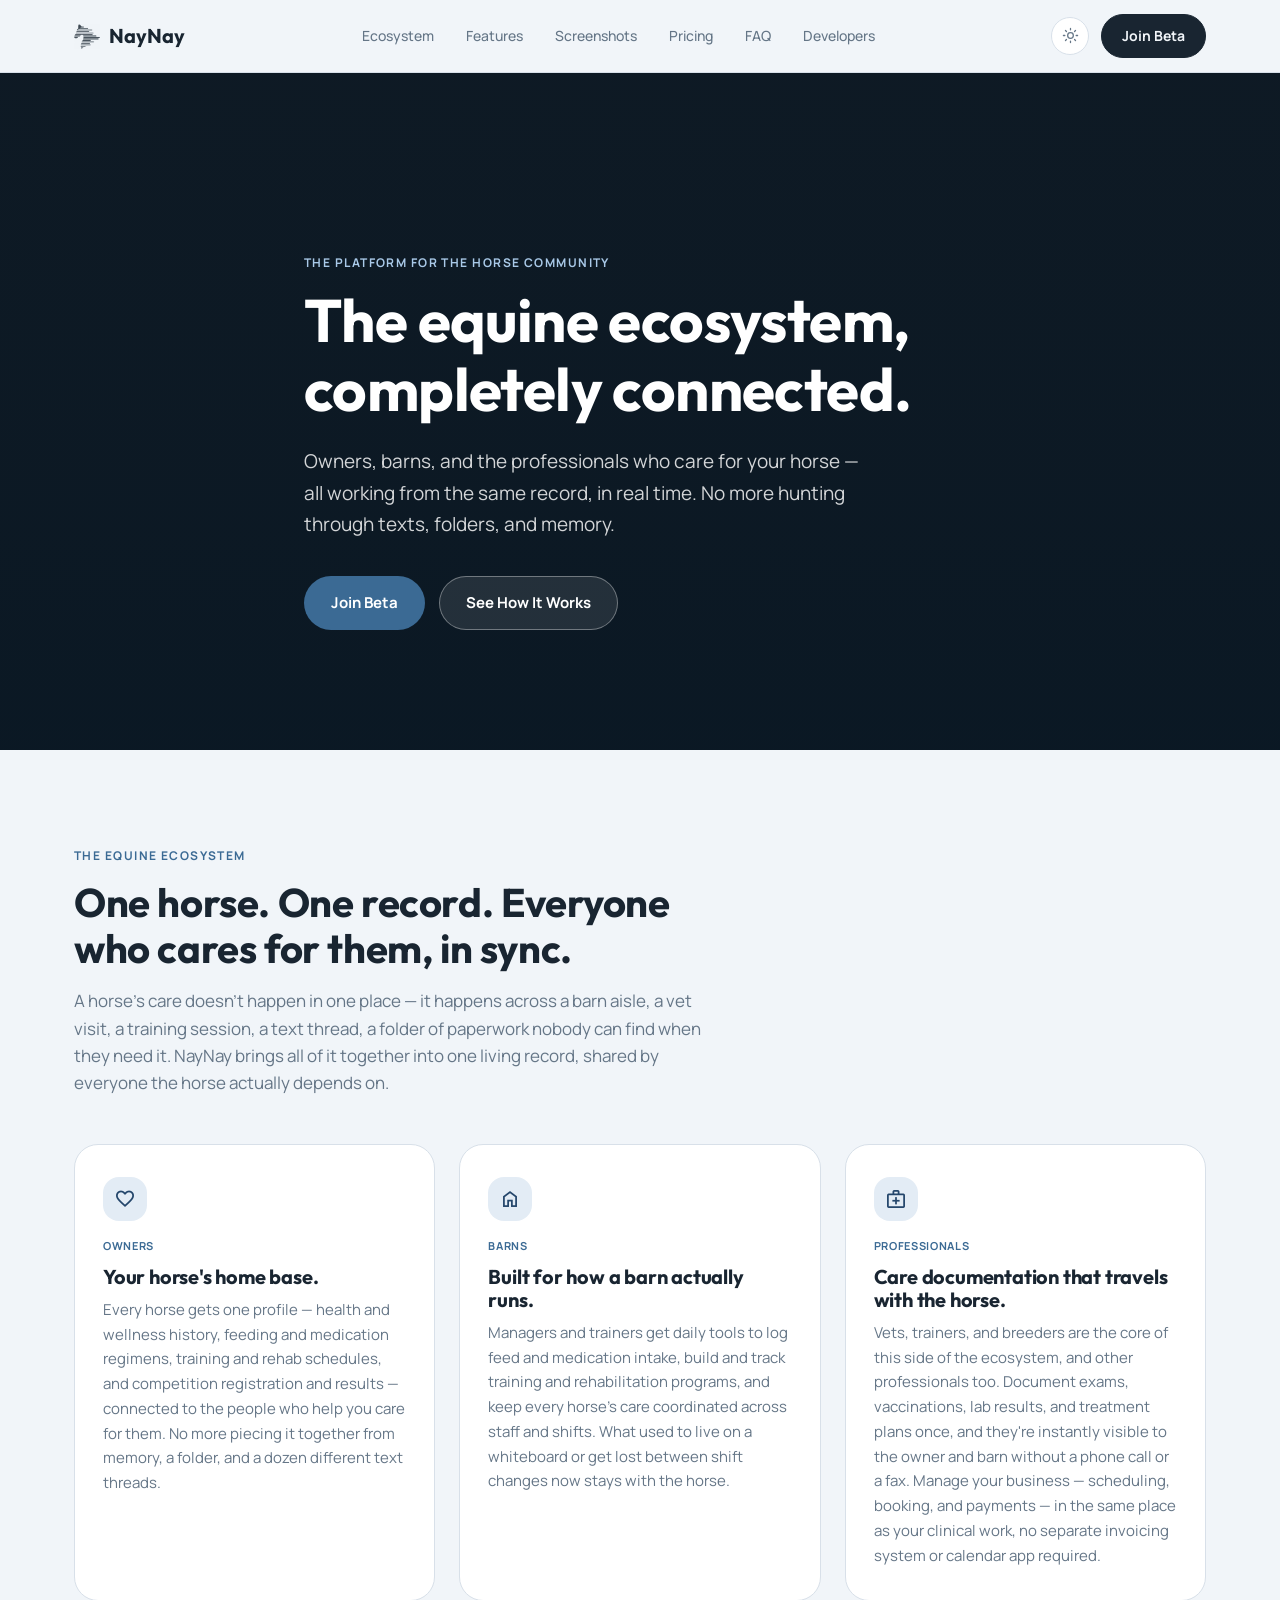
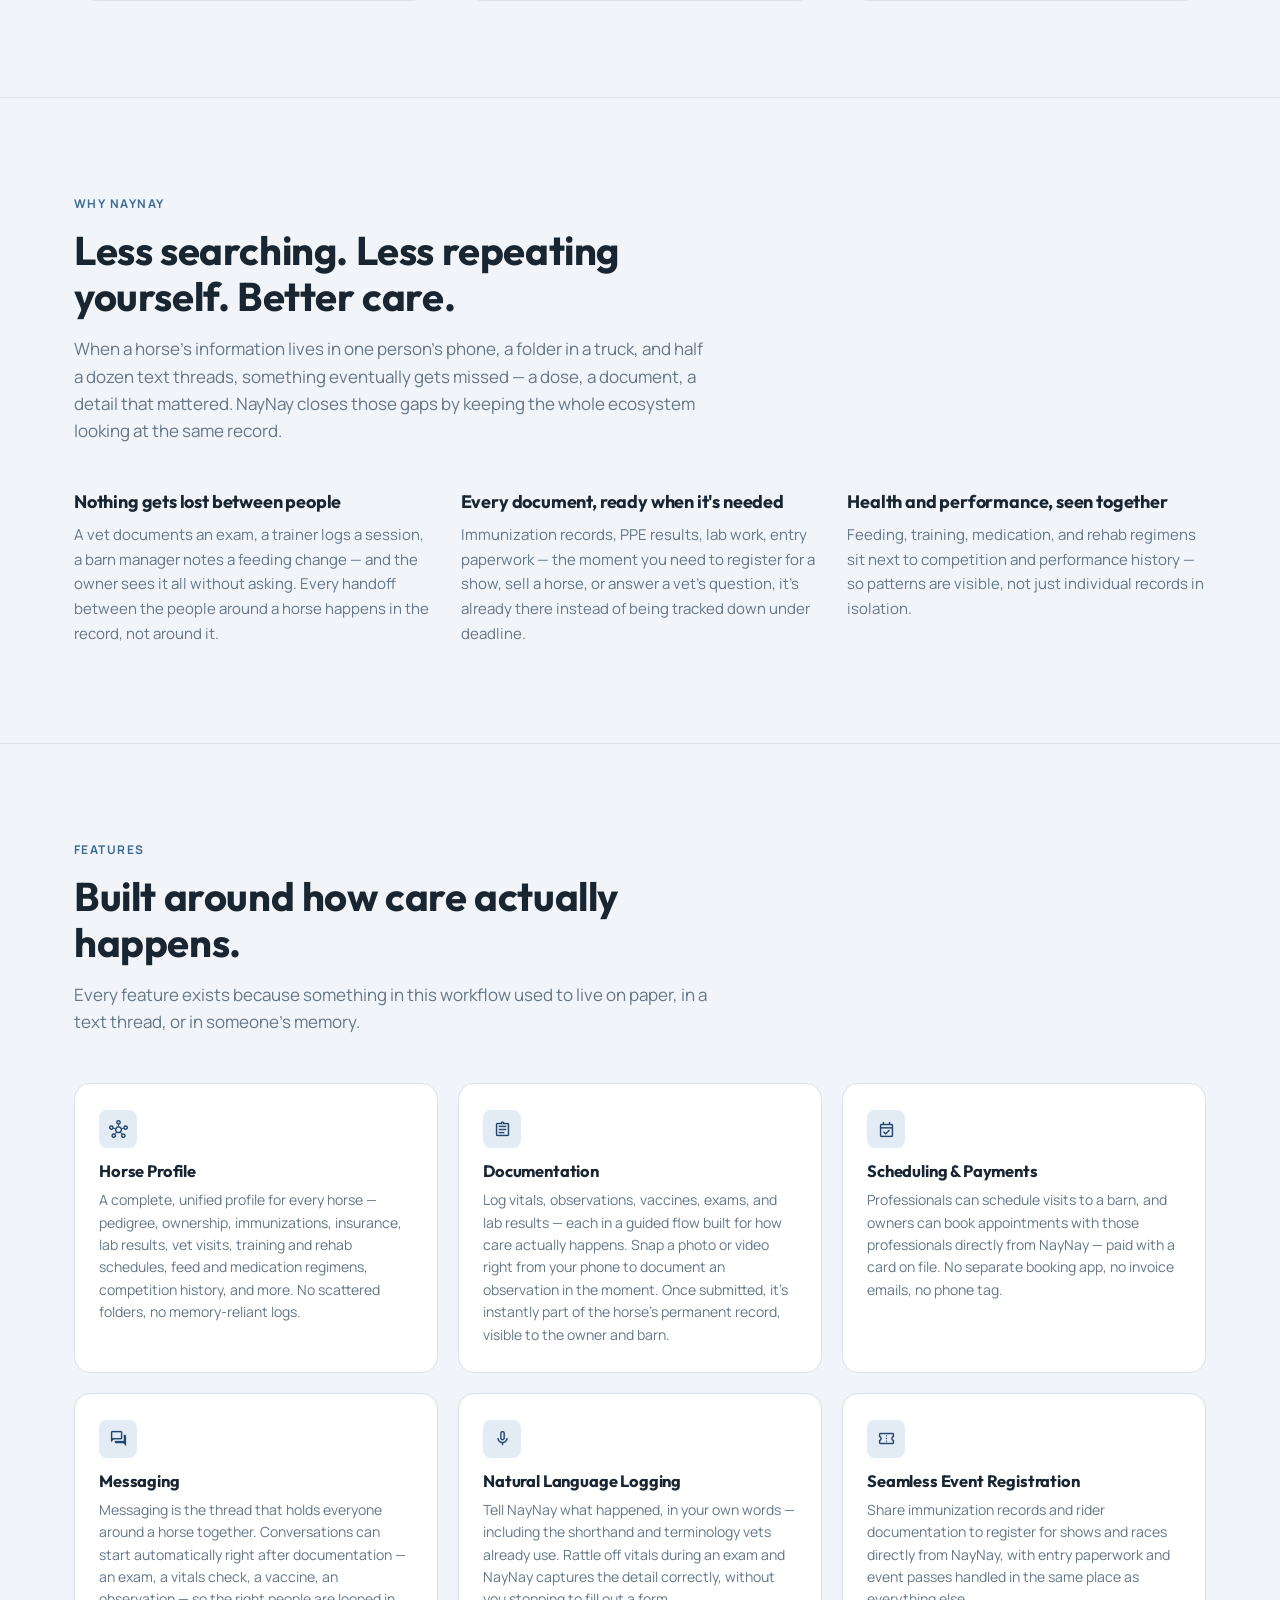
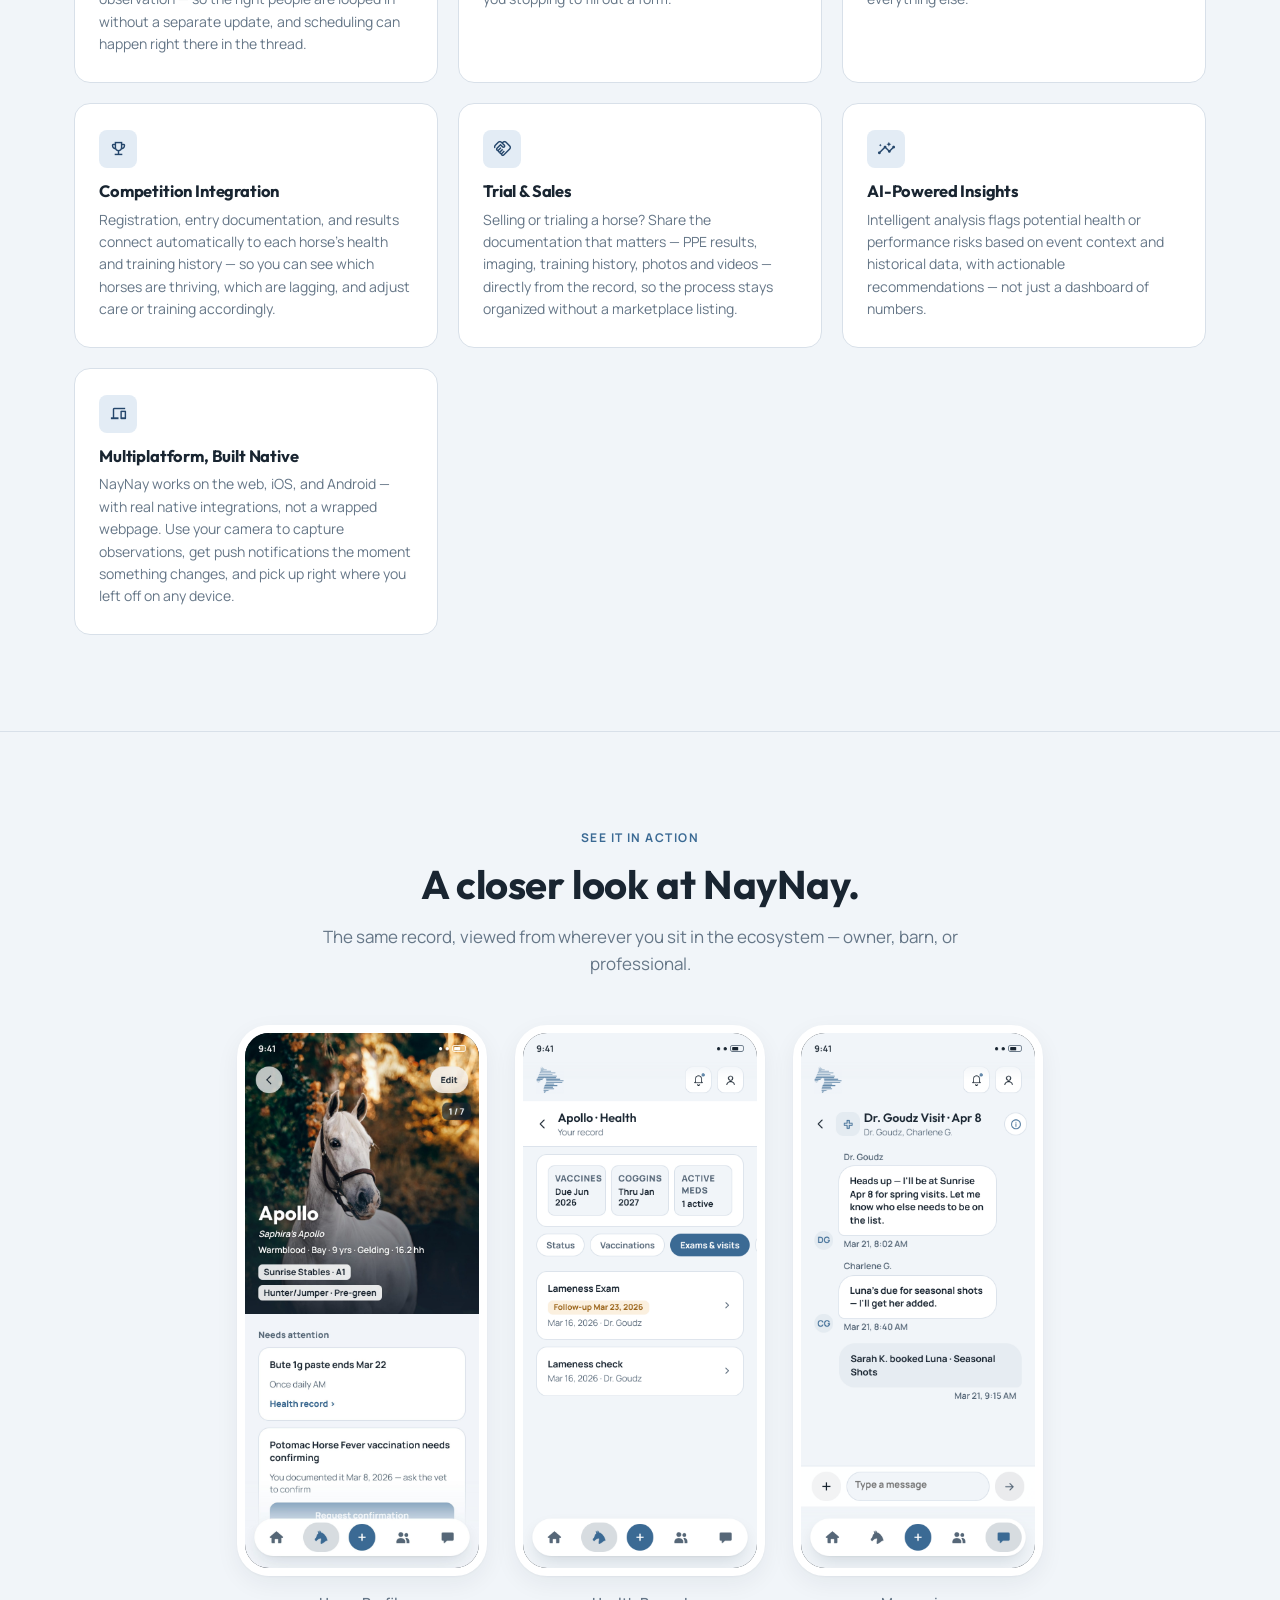
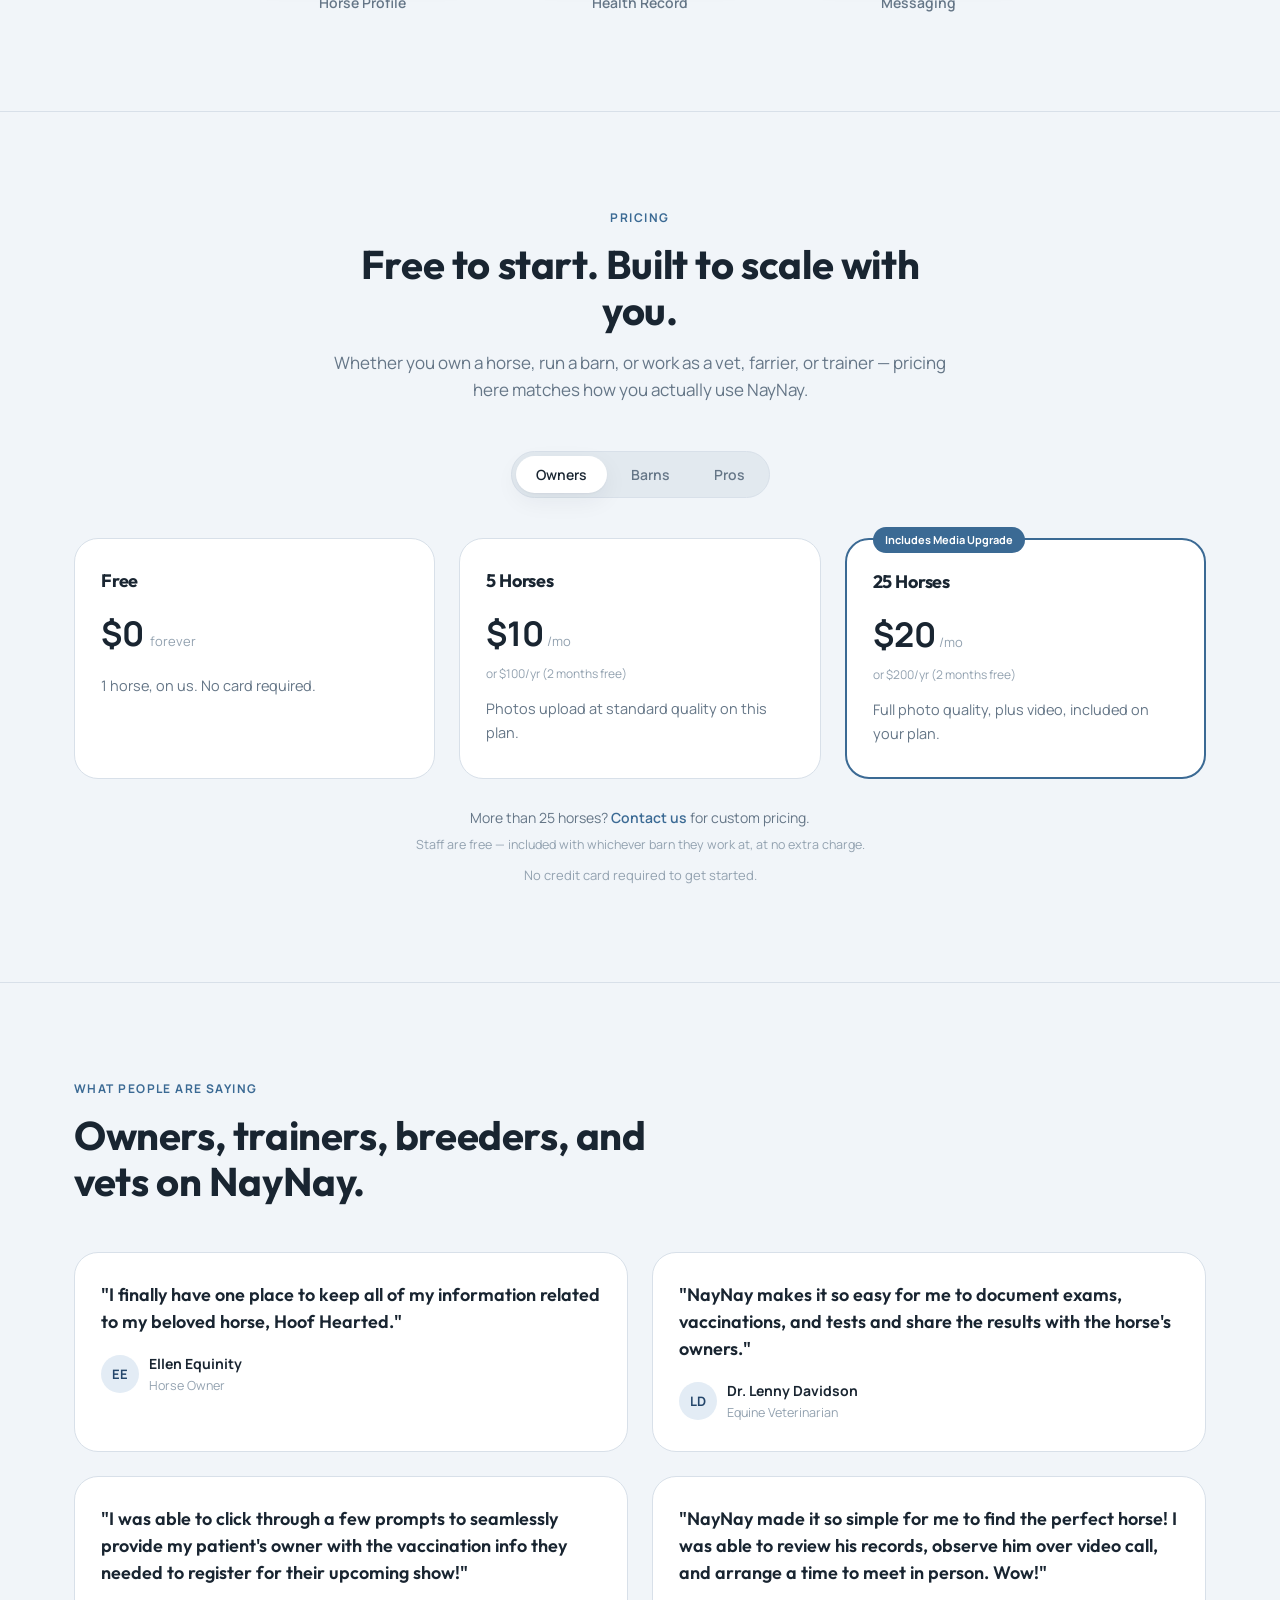
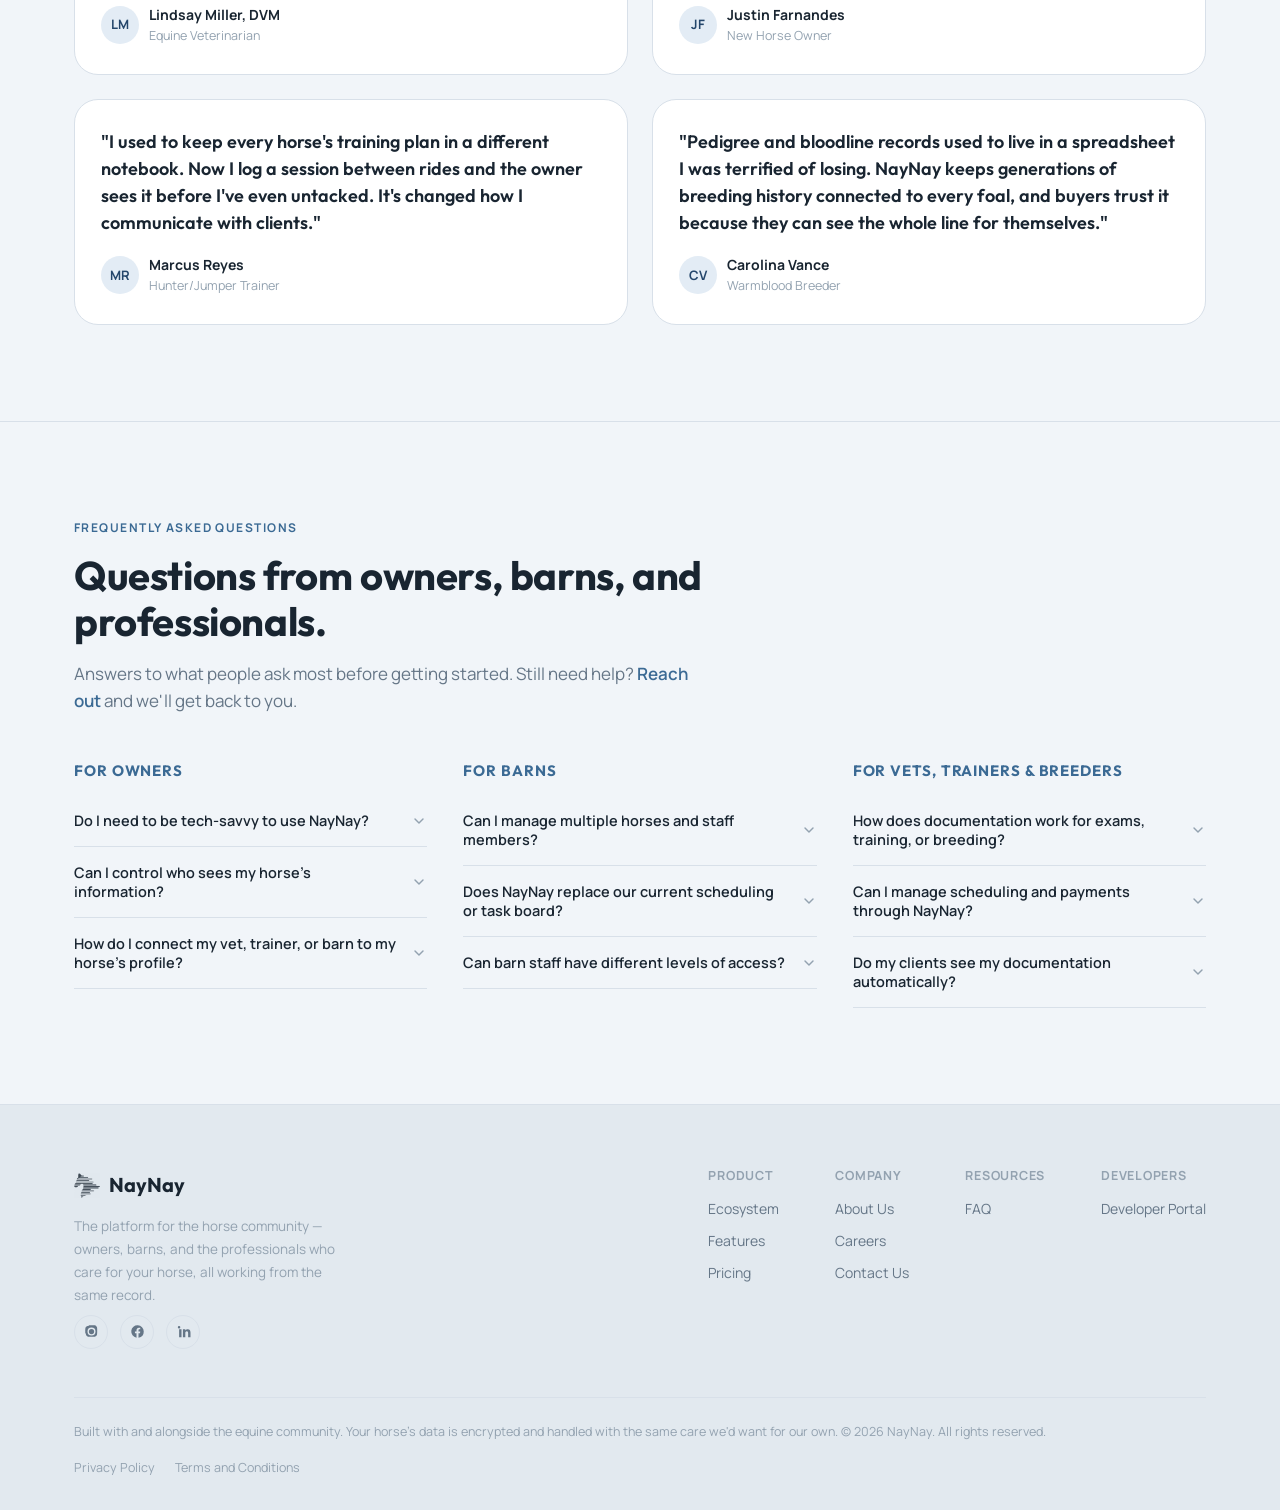
<file: index.html>
<!DOCTYPE html>
<html lang="en">
<head>
<meta charset="UTF-8" />
<meta name="viewport" content="width=device-width, initial-scale=1.0" />
<title>NayNay — The equine ecosystem, completely connected</title>
<link rel="icon" href="favicon.ico" type="image/x-icon">
<link rel="icon" type="image/png" sizes="256x256" href="images/favicon-mark.png">
<link rel="canonical" href="https://naynay.app/" />
<meta name="description" content="NayNay is the platform for the horse community — owners, barns, and the professionals who care for your horse, all working from the same record." />
<link rel="preconnect" href="https://fonts.googleapis.com">
<link href="https://fonts.googleapis.com/css2?family=Outfit:wght@500;600;700&family=Manrope:wght@400;600;700;800&display=swap" rel="stylesheet">
<link href="https://fonts.googleapis.com/css2?family=Material+Symbols+Outlined:opsz,wght,FILL,GRAD@20,400,0,0" rel="stylesheet">
<link rel="stylesheet" href="styles.css">
</head>
<body>

<header class="site-header">
  <div class="wrap nav-row">
    <a href="index.html" class="logo"><span class="logo-mark" aria-hidden="true"></span>NayNay</a>
    <nav class="nav-links">
      <a href="#ecosystem">Ecosystem</a>
      <a href="#features">Features</a>
      <a href="#screenshots">Screenshots</a>
      <a href="#pricing">Pricing</a>
      <a href="#faq">FAQ</a>
      <a href="developers.html">Developers</a>
    </nav>
    <div class="nav-actions">
      <button class="theme-toggle" aria-label="Toggle dark mode">
        <svg viewBox="0 0 24 24" fill="none" stroke="currentColor" stroke-width="1.8"><circle cx="12" cy="12" r="4"/><path d="M12 2v2M12 20v2M4.9 4.9l1.4 1.4M17.7 17.7l1.4 1.4M2 12h2M20 12h2M4.9 19.1l1.4-1.4M17.7 6.3l1.4-1.4" stroke-linecap="round"/></svg>
      </button>
      <a href="contact.html?topic=beta&amp;message=I%27d%20like%20to%20join%20the%20NayNay%20beta." class="nav-cta">Join Beta</a>
      <button class="nav-burger" aria-label="Open menu">
        <svg viewBox="0 0 24 24" fill="none" stroke="currentColor" stroke-width="2"><path d="M3 6h18M3 12h18M3 18h18" stroke-linecap="round"/></svg>
      </button>
    </div>
  </div>
</header>

<main>

  <!-- ============ HERO ============ -->
  <section class="hero" id="home">
    <div class="hero-bg">
      <video autoplay muted loop playsinline poster="https://images.pexels.com/videos/36601511/4k-animal-beauitful-calming-36601511.jpeg?auto=compress&cs=tinysrgb&w=1200">
        <source src="https://videos.pexels.com/video-files/36601511/15518217_2560_1440_60fps.mp4" type="video/mp4">
      </video>
    </div>
    <div class="wrap hero-inner">
      <span class="eyebrow">The platform for the horse community</span>
      <h1>The equine ecosystem, completely connected.</h1>
      <p class="lead">Owners, barns, and the professionals who care for your horse — all working from the same record, in real time. No more hunting through texts, folders, and memory.</p>
      <div class="btn-row" id="download">
        <a href="contact.html?topic=beta&amp;message=I%27d%20like%20to%20join%20the%20NayNay%20beta." class="btn btn-primary">Join Beta</a>
        <a href="#ecosystem" class="btn btn-ghost-onDark">See How It Works</a>
      </div>
    </div>
  </section>

  <!-- ============ ECOSYSTEM ============ -->
  <section class="section" id="ecosystem">
    <div class="wrap">
      <div class="section-head">
        <span class="eyebrow">The equine ecosystem</span>
        <h2>One horse. One record. Everyone who cares for them, in sync.</h2>
        <p>A horse's care doesn't happen in one place — it happens across a barn aisle, a vet visit, a training session, a text thread, a folder of paperwork nobody can find when they need it. NayNay brings all of it together into one living record, shared by everyone the horse actually depends on.</p>
      </div>

      <div class="eco-grid">
        <div class="eco-card">
          <span class="material-symbols-outlined eco-icon">favorite</span>
          <span class="eco-tag">Owners</span>
          <h3>Your horse's home base.</h3>
          <p>Every horse gets one profile — health and wellness history, feeding and medication regimens, training and rehab schedules, and competition registration and results — connected to the people who help you care for them. No more piecing it together from memory, a folder, and a dozen different text threads.</p>
        </div>
        <div class="eco-card">
          <span class="material-symbols-outlined eco-icon">home</span>
          <span class="eco-tag">Barns</span>
          <h3>Built for how a barn actually runs.</h3>
          <p>Managers and trainers get daily tools to log feed and medication intake, build and track training and rehabilitation programs, and keep every horse's care coordinated across staff and shifts. What used to live on a whiteboard or get lost between shift changes now stays with the horse.</p>
        </div>
        <div class="eco-card">
          <span class="material-symbols-outlined eco-icon">medical_services</span>
          <span class="eco-tag">Professionals</span>
          <h3>Care documentation that travels with the horse.</h3>
          <p>Vets, trainers, and breeders are the core of this side of the ecosystem, and other professionals too. Document exams, vaccinations, lab results, and treatment plans once, and they're instantly visible to the owner and barn without a phone call or a fax. Manage your business — scheduling, booking, and payments — in the same place as your clinical work, no separate invoicing system or calendar app required.</p>
        </div>
      </div>
    </div>
  </section>

  <!-- ============ BENEFITS ============ -->
  <section class="section">
    <div class="wrap">
      <div class="section-head">
        <span class="eyebrow">Why NayNay</span>
        <h2>Less searching. Less repeating yourself. Better care.</h2>
        <p>When a horse's information lives in one person's phone, a folder in a truck, and half a dozen text threads, something eventually gets missed — a dose, a document, a detail that mattered. NayNay closes those gaps by keeping the whole ecosystem looking at the same record.</p>
      </div>
      <div class="benefit-grid">
        <div class="benefit-card">
          <h3>Nothing gets lost between people</h3>
          <p>A vet documents an exam, a trainer logs a session, a barn manager notes a feeding change — and the owner sees it all without asking. Every handoff between the people around a horse happens in the record, not around it.</p>
        </div>
        <div class="benefit-card">
          <h3>Every document, ready when it's needed</h3>
          <p>Immunization records, PPE results, lab work, entry paperwork — the moment you need to register for a show, sell a horse, or answer a vet's question, it's already there instead of being tracked down under deadline.</p>
        </div>
        <div class="benefit-card">
          <h3>Health and performance, seen together</h3>
          <p>Feeding, training, medication, and rehab regimens sit next to competition and performance history — so patterns are visible, not just individual records in isolation.</p>
        </div>
      </div>
    </div>
  </section>

  <!-- ============ FEATURES ============ -->
  <section class="section" id="features">
    <div class="wrap">
      <div class="section-head">
        <span class="eyebrow">Features</span>
        <h2>Built around how care actually happens.</h2>
        <p>Every feature exists because something in this workflow used to live on paper, in a text thread, or in someone's memory.</p>
      </div>
      <div class="feature-grid">
        <div class="feature-card">
          <span class="material-symbols-outlined feature-icon">hub</span>
          <h3>Horse Profile</h3>
          <p>A complete, unified profile for every horse — pedigree, ownership, immunizations, insurance, lab results, vet visits, training and rehab schedules, feed and medication regimens, competition history, and more. No scattered folders, no memory-reliant logs.</p>
        </div>
        <div class="feature-card">
          <span class="material-symbols-outlined feature-icon">assignment</span>
          <h3>Documentation</h3>
          <p>Log vitals, observations, vaccines, exams, and lab results — each in a guided flow built for how care actually happens. Snap a photo or video right from your phone to document an observation in the moment. Once submitted, it's instantly part of the horse's permanent record, visible to the owner and barn.</p>
        </div>
        <div class="feature-card">
          <span class="material-symbols-outlined feature-icon">event_available</span>
          <h3>Scheduling &amp; Payments</h3>
          <p>Professionals can schedule visits to a barn, and owners can book appointments with those professionals directly from NayNay — paid with a card on file. No separate booking app, no invoice emails, no phone tag.</p>
        </div>
        <div class="feature-card">
          <span class="material-symbols-outlined feature-icon">forum</span>
          <h3>Messaging</h3>
          <p>Messaging is the thread that holds everyone around a horse together. Conversations can start automatically right after documentation — an exam, a vitals check, a vaccine, an observation — so the right people are looped in without a separate update, and scheduling can happen right there in the thread.</p>
        </div>
        <div class="feature-card">
          <span class="material-symbols-outlined feature-icon">mic</span>
          <h3>Natural Language Logging</h3>
          <p>Tell NayNay what happened, in your own words — including the shorthand and terminology vets already use. Rattle off vitals during an exam and NayNay captures the detail correctly, without you stopping to fill out a form.</p>
        </div>
        <div class="feature-card">
          <span class="material-symbols-outlined feature-icon">confirmation_number</span>
          <h3>Seamless Event Registration</h3>
          <p>Share immunization records and rider documentation to register for shows and races directly from NayNay, with entry paperwork and event passes handled in the same place as everything else.</p>
        </div>
        <div class="feature-card">
          <span class="material-symbols-outlined feature-icon">emoji_events</span>
          <h3>Competition Integration</h3>
          <p>Registration, entry documentation, and results connect automatically to each horse's health and training history — so you can see which horses are thriving, which are lagging, and adjust care or training accordingly.</p>
        </div>
        <div class="feature-card">
          <span class="material-symbols-outlined feature-icon">handshake</span>
          <h3>Trial &amp; Sales</h3>
          <p>Selling or trialing a horse? Share the documentation that matters — PPE results, imaging, training history, photos and videos — directly from the record, so the process stays organized without a marketplace listing.</p>
        </div>
        <div class="feature-card">
          <span class="material-symbols-outlined feature-icon">insights</span>
          <h3>AI-Powered Insights</h3>
          <p>Intelligent analysis flags potential health or performance risks based on event context and historical data, with actionable recommendations — not just a dashboard of numbers.</p>
        </div>
        <div class="feature-card">
          <span class="material-symbols-outlined feature-icon">devices</span>
          <h3>Multiplatform, Built Native</h3>
          <p>NayNay works on the web, iOS, and Android — with real native integrations, not a wrapped webpage. Use your camera to capture observations, get push notifications the moment something changes, and pick up right where you left off on any device.</p>
        </div>
      </div>
    </div>
  </section>

  <!-- ============ SCREENSHOTS ============ -->
  <section class="section" id="screenshots">
    <div class="wrap">
      <div class="section-head center" style="margin-left:auto;margin-right:auto;">
        <span class="eyebrow">See it in action</span>
        <h2>A closer look at NayNay.</h2>
        <p>The same record, viewed from wherever you sit in the ecosystem — owner, barn, or professional.</p>
      </div>
      <div class="shots-row">
        <div class="shot-frame">
          <div class="phone">
            <img class="shot-light" src="images/screenshot-horse-profile-light.jpg" alt="NayNay horse profile screen showing Apollo's health, training, and appointment details" />
            <img class="shot-dark" src="images/screenshot-horse-profile-dark.jpg" alt="NayNay horse profile screen showing Apollo's health, training, and appointment details" />
          </div>
          <p class="cap">Horse Profile</p>
        </div>
        <div class="shot-frame">
          <div class="phone">
            <img class="shot-light" src="images/screenshot-health-exam-light.png" alt="NayNay health record screen showing Apollo's exams and visits, including a lameness exam with Dr. Goudz" />
            <img class="shot-dark" src="images/screenshot-health-exam-dark.png" alt="NayNay health record screen showing Apollo's exams and visits, including a lameness exam with Dr. Goudz" />
          </div>
          <p class="cap">Health Record</p>
        </div>
        <div class="shot-frame">
          <div class="phone">
            <img class="shot-light" src="images/screenshot-messages-light.png" alt="NayNay messaging screen showing a conversation between a vet and barn manager about an upcoming visit" />
            <img class="shot-dark" src="images/screenshot-messages-dark.png" alt="NayNay messaging screen showing a conversation between a vet and barn manager about an upcoming visit" />
          </div>
          <p class="cap">Messaging</p>
        </div>
      </div>
    </div>
  </section>

  <!-- ============ PRICING ============ -->
  <section class="section" id="pricing">
    <div class="wrap">
      <div class="section-head center" style="margin-left:auto;margin-right:auto;">
        <span class="eyebrow">Pricing</span>
        <h2>Free to start. Built to scale with you.</h2>
        <p>Whether you own a horse, run a barn, or work as a vet, farrier, or trainer — pricing here matches how you actually use NayNay.</p>
      </div>

      <div class="pricing-toggle" role="group" aria-label="Pricing for">
        <button class="toggle-opt active" data-audience="owners">Owners</button>
        <button class="toggle-opt" data-audience="barns">Barns</button>
        <button class="toggle-opt" data-audience="pros">Pros</button>
      </div>

      <div class="pricing-panel" data-audience-panel="owners">
        <div class="pricing-grid">
          <div class="price-card">
            <h3>Free</h3>
            <div class="price-amount">$0</div>
            <div class="price-period">forever</div>
            <p>1 horse, on us. No card required.</p>
          </div>
          <div class="price-card">
            <h3>5 Horses</h3>
            <div class="price-amount">$10</div><div class="price-period">/mo</div>
            <div class="price-annual">or $100/yr (2 months free)</div>
            <p>Photos upload at standard quality on this plan.</p>
          </div>
          <div class="price-card price-featured">
            <span class="price-badge">Includes Media Upgrade</span>
            <h3>25 Horses</h3>
            <div class="price-amount">$20</div><div class="price-period">/mo</div>
            <div class="price-annual">or $200/yr (2 months free)</div>
            <p>Full photo quality, plus video, included on your plan.</p>
          </div>
        </div>
        <p class="pricing-addon">More than 25 horses? <a href="contact.html?topic=other&amp;message=I%27m%20interested%20in%20custom%20pricing%20for%20more%20than%2025%20horses." style="color:var(--teal);font-weight:600;">Contact us</a> for custom pricing.</p>
      </div>

      <div class="pricing-panel" data-audience-panel="barns" hidden>
        <div class="pricing-grid">
          <div class="price-card">
            <h3>Free</h3>
            <div class="price-amount">$0</div>
            <div class="price-period">forever</div>
            <p>The same starting point as an Owner account — 1 horse, no card required.</p>
          </div>
          <div class="price-card">
            <h3>Up to 5 Horses</h3>
            <div class="price-amount">$100</div><div class="price-period">/mo</div>
            <div class="price-annual">or $1,000/yr (2 months free)</div>
            <p>Photos upload at standard quality on this plan.</p>
          </div>
          <div class="price-card price-featured">
            <span class="price-badge">Includes Media Upgrade</span>
            <h3>5+ Horses</h3>
            <div class="price-amount">$200</div><div class="price-period">/mo</div>
            <div class="price-annual">or $2,000/yr (2 months free)</div>
            <p>One flat price for your whole barn. Full photo quality, plus video, included on your plan — plus up to 25 of your own personal horses.</p>
          </div>
        </div>
      </div>

      <div class="pricing-panel" data-audience-panel="pros" hidden>
        <div class="callout-box" style="max-width:640px;margin:0 auto;text-align:center;">
          <span class="eyebrow">Vets, farriers, trainers &amp; other professionals</span>
          <h3 style="margin-bottom:10px;">Free, unconditionally.</h3>
          <p>There's no priced Pro tier, and none is planned. Every horse in your client network is free and never counts toward a limit — for you or for them. If you personally own more than one horse, those horses are billed on the Owner plan above, not as a Pro product.</p>
        </div>
      </div>

      <p class="pricing-note">Staff are free — included with whichever barn they work at, at no extra charge.</p>
      <p class="pricing-close">No credit card required to get started.</p>
    </div>
  </section>

  <!-- ============ TESTIMONIALS ============ -->
  <section class="section" id="testimonials">
    <div class="wrap">
      <div class="section-head">
        <span class="eyebrow">What people are saying</span>
        <h2>Owners, trainers, breeders, and vets on NayNay.</h2>
      </div>
      <div class="testi-grid">
        <div class="testi-card">
          <p class="quote">"I finally have one place to keep all of my information related to my beloved horse, Hoof Hearted."</p>
          <div class="testi-meta">
            <div class="testi-avatar">EE</div>
            <div>
              <div class="testi-name">Ellen Equinity</div>
              <div class="testi-role">Horse Owner</div>
            </div>
          </div>
        </div>
        <div class="testi-card">
          <p class="quote">"NayNay makes it so easy for me to document exams, vaccinations, and tests and share the results with the horse's owners."</p>
          <div class="testi-meta">
            <div class="testi-avatar">LD</div>
            <div>
              <div class="testi-name">Dr. Lenny Davidson</div>
              <div class="testi-role">Equine Veterinarian</div>
            </div>
          </div>
        </div>
        <div class="testi-card">
          <p class="quote">"I was able to click through a few prompts to seamlessly provide my patient's owner with the vaccination info they needed to register for their upcoming show!"</p>
          <div class="testi-meta">
            <div class="testi-avatar">LM</div>
            <div>
              <div class="testi-name">Lindsay Miller, DVM</div>
              <div class="testi-role">Equine Veterinarian</div>
            </div>
          </div>
        </div>
        <div class="testi-card">
          <p class="quote">"NayNay made it so simple for me to find the perfect horse! I was able to review his records, observe him over video call, and arrange a time to meet in person. Wow!"</p>
          <div class="testi-meta">
            <div class="testi-avatar">JF</div>
            <div>
              <div class="testi-name">Justin Farnandes</div>
              <div class="testi-role">New Horse Owner</div>
            </div>
          </div>
        </div>
        <div class="testi-card">
          <p class="quote">"I used to keep every horse's training plan in a different notebook. Now I log a session between rides and the owner sees it before I've even untacked. It's changed how I communicate with clients."</p>
          <div class="testi-meta">
            <div class="testi-avatar">MR</div>
            <div>
              <div class="testi-name">Marcus Reyes</div>
              <div class="testi-role">Hunter/Jumper Trainer</div>
            </div>
          </div>
        </div>
        <div class="testi-card">
          <p class="quote">"Pedigree and bloodline records used to live in a spreadsheet I was terrified of losing. NayNay keeps generations of breeding history connected to every foal, and buyers trust it because they can see the whole line for themselves."</p>
          <div class="testi-meta">
            <div class="testi-avatar">CV</div>
            <div>
              <div class="testi-name">Carolina Vance</div>
              <div class="testi-role">Warmblood Breeder</div>
            </div>
          </div>
        </div>
      </div>
    </div>
  </section>

  <!-- ============ FAQ ============ -->
  <section class="section" id="faq">
    <div class="wrap">
      <div class="section-head">
        <span class="eyebrow">Frequently asked questions</span>
        <h2>Questions from owners, barns, and professionals.</h2>
        <p>Answers to what people ask most before getting started. Still need help? <a href="contact.html" style="color:var(--teal);font-weight:600;">Reach out</a> and we'll get back to you.</p>
      </div>

      <div class="faq-cols">
        <div class="faq-col">
          <h3>For Owners</h3>

          <div class="faq-item">
            <button class="faq-q">Do I need to be tech-savvy to use NayNay?
              <svg width="16" height="16" viewBox="0 0 18 18" fill="none"><path d="M4.5 6.75L9 11.25L13.5 6.75" stroke="currentColor" stroke-width="1.6" stroke-linecap="round" stroke-linejoin="round"/></svg>
            </button>
            <div class="faq-a"><p>No. You can log care and updates in your own words — NayNay handles the rest. Most owners are comfortable within their first few uses.</p></div>
          </div>

          <div class="faq-item">
            <button class="faq-q">Can I control who sees my horse's information?
              <svg width="16" height="16" viewBox="0 0 18 18" fill="none"><path d="M4.5 6.75L9 11.25L13.5 6.75" stroke="currentColor" stroke-width="1.6" stroke-linecap="round" stroke-linejoin="round"/></svg>
            </button>
            <div class="faq-a"><p>Yes. You decide who's connected to your horse's profile — your barn, your vet, and any other professionals you work with.</p></div>
          </div>

          <div class="faq-item">
            <button class="faq-q">How do I connect my vet, trainer, or barn to my horse's profile?
              <svg width="16" height="16" viewBox="0 0 18 18" fill="none"><path d="M4.5 6.75L9 11.25L13.5 6.75" stroke="currentColor" stroke-width="1.6" stroke-linecap="round" stroke-linejoin="round"/></svg>
            </button>
            <div class="faq-a"><p>Send an invite directly from NayNay. Once they accept, they're connected to your horse's profile and can start documenting care right away.</p></div>
          </div>
        </div>

        <div class="faq-col">
          <h3>For Barns</h3>

          <div class="faq-item">
            <button class="faq-q">Can I manage multiple horses and staff members?
              <svg width="16" height="16" viewBox="0 0 18 18" fill="none"><path d="M4.5 6.75L9 11.25L13.5 6.75" stroke="currentColor" stroke-width="1.6" stroke-linecap="round" stroke-linejoin="round"/></svg>
            </button>
            <div class="faq-a"><p>Yes — barns can add horses, assign staff, and coordinate daily tasks like feeding, turnout, and medications across everyone working in the barn.</p></div>
          </div>

          <div class="faq-item">
            <button class="faq-q">Does NayNay replace our current scheduling or task board?
              <svg width="16" height="16" viewBox="0 0 18 18" fill="none"><path d="M4.5 6.75L9 11.25L13.5 6.75" stroke="currentColor" stroke-width="1.6" stroke-linecap="round" stroke-linejoin="round"/></svg>
            </button>
            <div class="faq-a"><p>For most barns, yes. Daily tasks, training assignments, and care coordination happen in NayNay instead of a whiteboard, spreadsheet, or group text.</p></div>
          </div>

          <div class="faq-item">
            <button class="faq-q">Can barn staff have different levels of access?
              <svg width="16" height="16" viewBox="0 0 18 18" fill="none"><path d="M4.5 6.75L9 11.25L13.5 6.75" stroke="currentColor" stroke-width="1.6" stroke-linecap="round" stroke-linejoin="round"/></svg>
            </button>
            <div class="faq-a"><p>Yes. Staff, managers, and owners each see and manage what's relevant to their role.</p></div>
          </div>
        </div>

        <div class="faq-col">
          <h3>For Vets, Trainers &amp; Breeders</h3>

          <div class="faq-item">
            <button class="faq-q">How does documentation work for exams, training, or breeding?
              <svg width="16" height="16" viewBox="0 0 18 18" fill="none"><path d="M4.5 6.75L9 11.25L13.5 6.75" stroke="currentColor" stroke-width="1.6" stroke-linecap="round" stroke-linejoin="round"/></svg>
            </button>
            <div class="faq-a"><p>You can document exams, training sessions, and breeding records in a guided flow built for each — or describe what happened in your own words, including the shorthand you already use, and NayNay captures the detail.</p></div>
          </div>

          <div class="faq-item">
            <button class="faq-q">Can I manage scheduling and payments through NayNay?
              <svg width="16" height="16" viewBox="0 0 18 18" fill="none"><path d="M4.5 6.75L9 11.25L13.5 6.75" stroke="currentColor" stroke-width="1.6" stroke-linecap="round" stroke-linejoin="round"/></svg>
            </button>
            <div class="faq-a"><p>Yes. Scheduling, booking, and payments are part of the platform, alongside your documentation — no separate system required.</p></div>
          </div>

          <div class="faq-item">
            <button class="faq-q">Do my clients see my documentation automatically?
              <svg width="16" height="16" viewBox="0 0 18 18" fill="none"><path d="M4.5 6.75L9 11.25L13.5 6.75" stroke="currentColor" stroke-width="1.6" stroke-linecap="round" stroke-linejoin="round"/></svg>
            </button>
            <div class="faq-a"><p>Once you submit an exam, session, or record, it's instantly visible to the horse's owner and barn — no separate email or phone call needed.</p></div>
          </div>
        </div>
      </div>
    </div>
  </section>

</main>

<footer class="site-footer">
  <div class="wrap">
    <div class="footer-top">
      <div class="footer-brand">
        <a href="index.html" class="logo"><span class="logo-mark" aria-hidden="true"></span>NayNay</a>
        <p>The platform for the horse community — owners, barns, and the professionals who care for your horse, all working from the same record.</p>
        <div class="footer-social">
          <a href="#" aria-label="Instagram"><svg viewBox="0 0 24 24" fill="currentColor"><path d="M12 2c2.7 0 3 0 4.1.1 1.1 0 1.8.2 2.2.4.6.2 1 .5 1.4.9.4.4.7.9.9 1.4.2.4.4 1.1.4 2.2.1 1.2.1 1.5.1 4.2s0 3-.1 4.1c0 1.1-.2 1.8-.4 2.2-.2.6-.5 1-.9 1.4-.4.4-.9.7-1.4.9-.4.2-1.1.4-2.2.4-1.2.1-1.5.1-4.2.1s-3 0-4.1-.1c-1.1 0-1.8-.2-2.2-.4-.6-.2-1-.5-1.4-.9-.4-.4-.7-.9-.9-1.4-.2-.4-.4-1.1-.4-2.2C2 15 2 14.7 2 12s0-3 .1-4.1c0-1.1.2-1.8.4-2.2.2-.6.5-1 .9-1.4.4-.4.9-.7 1.4-.9.4-.2 1.1-.4 2.2-.4C8 2 8.3 2 11 2h1zm0 3.6a6.4 6.4 0 100 12.8 6.4 6.4 0 000-12.8zm0 10.6a4.2 4.2 0 110-8.4 4.2 4.2 0 010 8.4zm6.6-10.9a1.5 1.5 0 11-3 0 1.5 1.5 0 013 0z"/></svg></a>
          <a href="#" aria-label="Facebook"><svg viewBox="0 0 24 24" fill="currentColor"><path d="M22 12a10 10 0 10-11.6 9.9v-7H7.9V12h2.5V9.8c0-2.5 1.5-3.9 3.8-3.9 1.1 0 2.2.2 2.2.2v2.4h-1.2c-1.2 0-1.6.8-1.6 1.6V12h2.8l-.4 2.9h-2.4v7A10 10 0 0022 12z"/></svg></a>
          <a href="#" aria-label="LinkedIn"><svg viewBox="0 0 24 24" fill="currentColor"><path d="M6.9 5A2 2 0 114.9 3a2 2 0 012 2zM5 8.5h3.8V21H5V8.5zm6.3 0h3.6v1.7h.1c.5-1 1.8-2 3.6-2 3.9 0 4.6 2.5 4.6 5.9V21h-3.8v-6.2c0-1.5 0-3.4-2.1-3.4s-2.4 1.6-2.4 3.3V21h-3.8V8.5z"/></svg></a>
        </div>
      </div>
      <div class="footer-cols">
        <div class="footer-col">
          <h4>Product</h4>
          <a href="#ecosystem">Ecosystem</a>
          <a href="#features">Features</a>
          <a href="#pricing">Pricing</a>
        </div>
        <div class="footer-col">
          <h4>Company</h4>
          <a href="about.html">About Us</a>
          <a href="careers.html">Careers</a>
          <a href="contact.html">Contact Us</a>
        </div>
        <div class="footer-col">
          <h4>Resources</h4>
          <a href="#faq">FAQ</a>
        </div>
        <div class="footer-col">
          <h4>Developers</h4>
          <a href="developers.html">Developer Portal</a>
        </div>
      </div>
    </div>
    <div class="footer-trust">
      <span>Built with and alongside the equine community. Your horse's data is encrypted and handled with the same care we'd want for our own. &copy; 2026 NayNay. All rights reserved.</span>
      <span class="footer-legal">
        <a href="privacy.html">Privacy Policy</a>
        <a href="terms.html">Terms and Conditions</a>
      </span>
    </div>
  </div>
</footer>

<script src="script.js"></script>
</body>
</html>
</file>
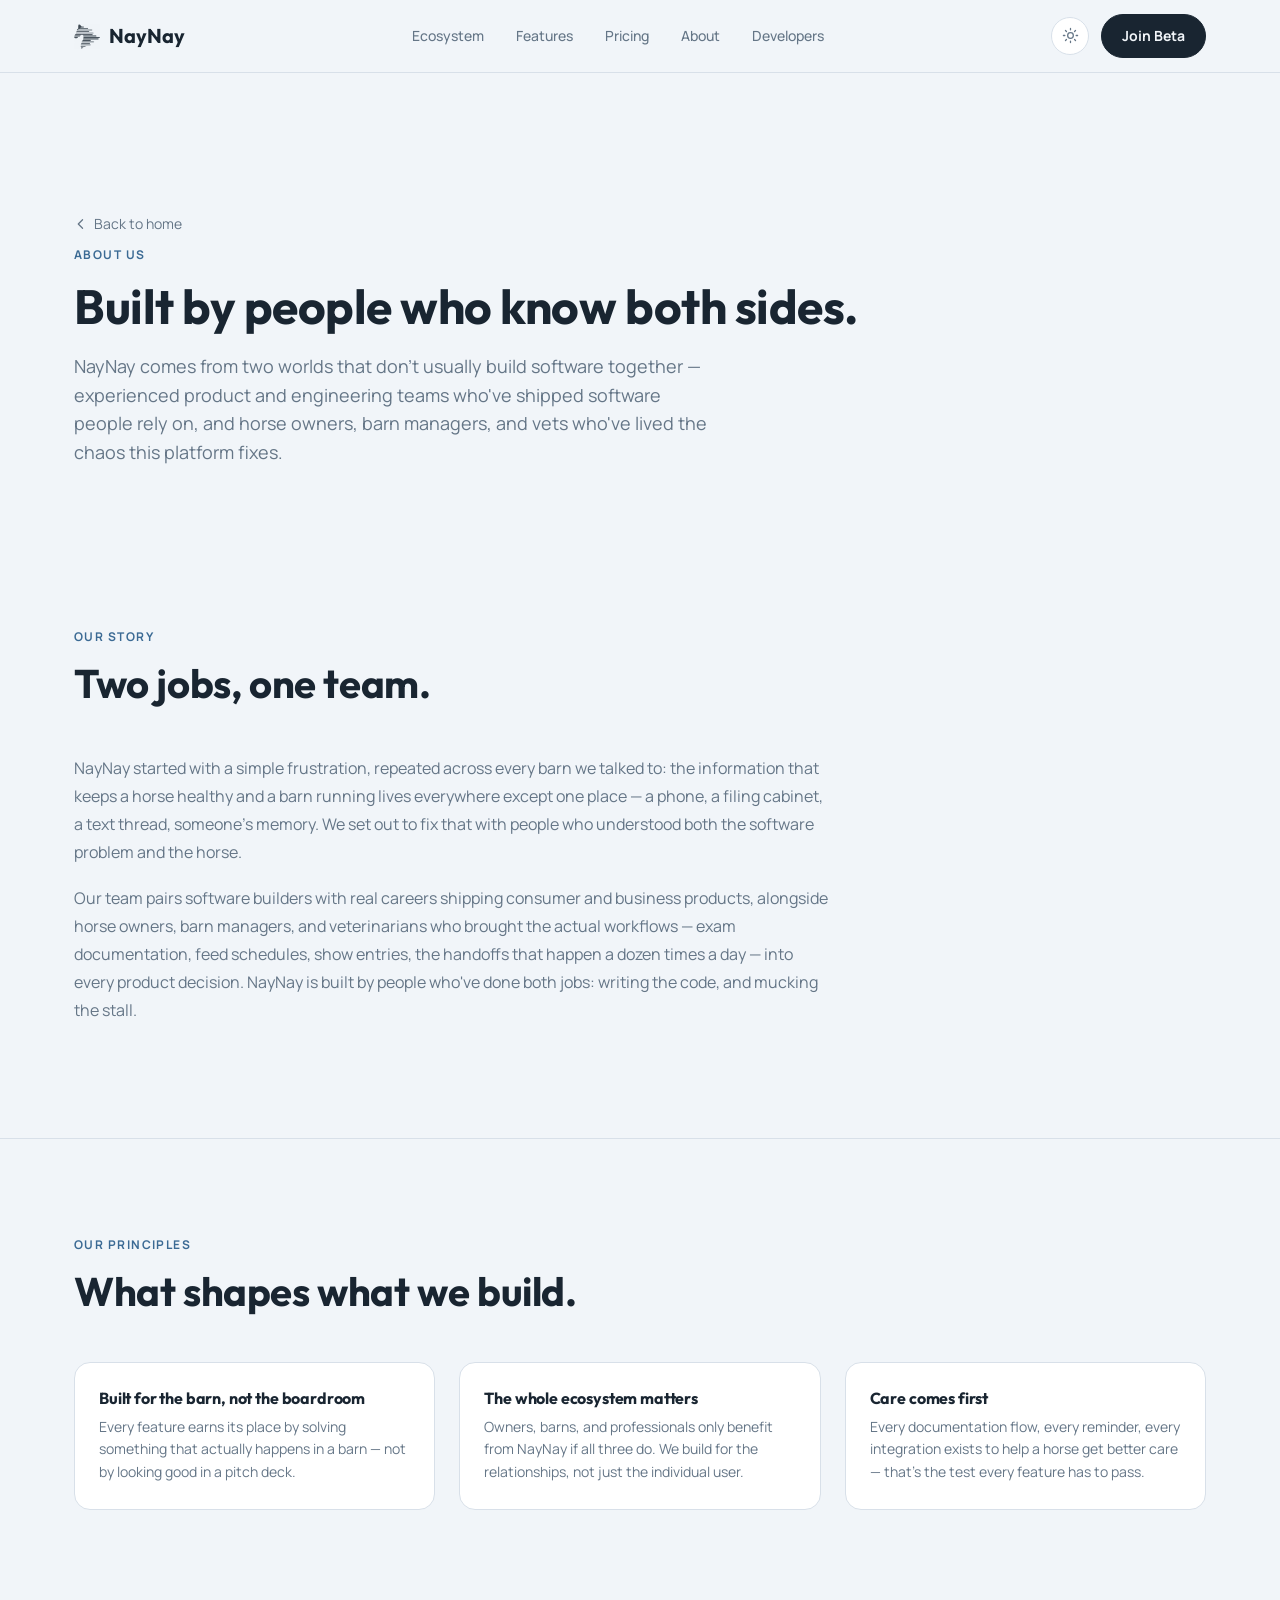
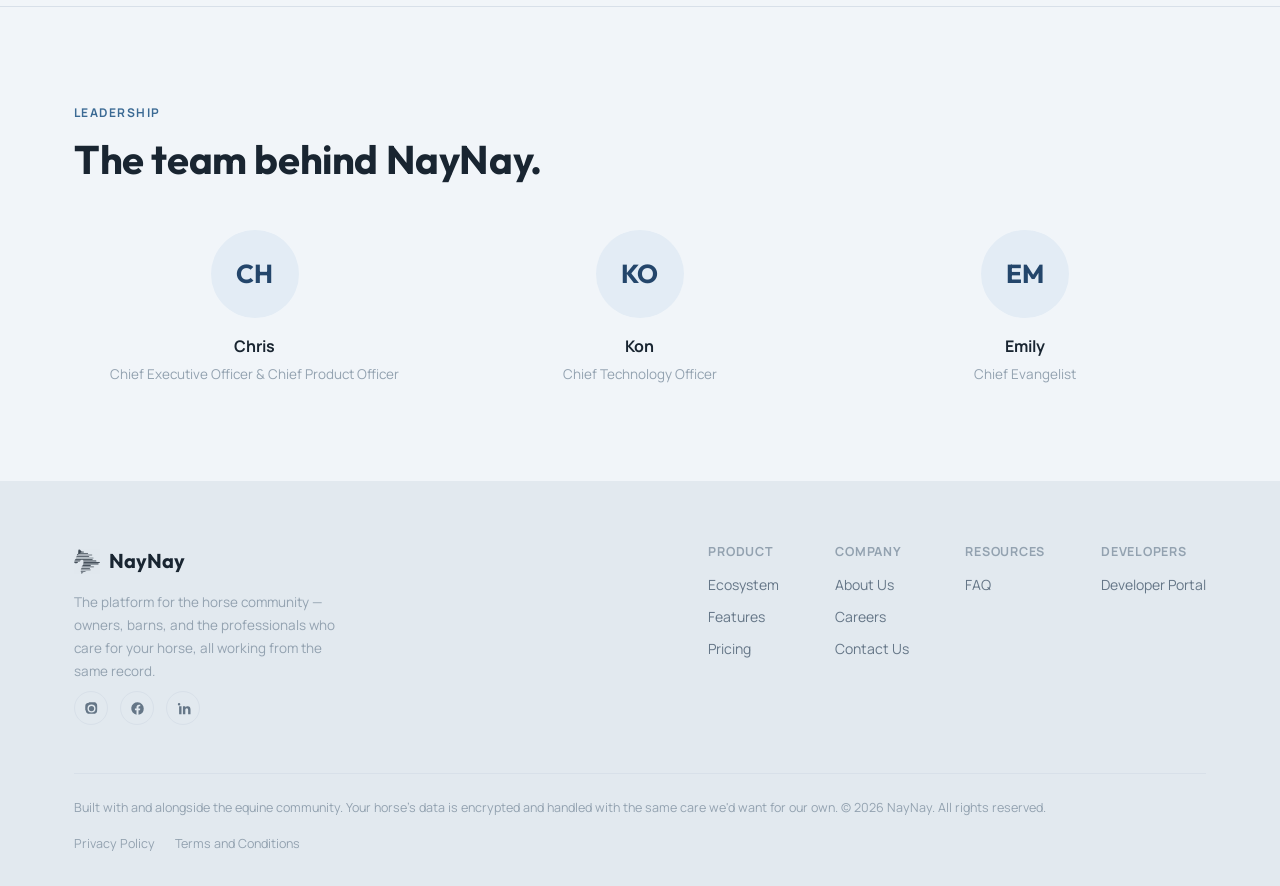
<file: about.html>
<!DOCTYPE html>
<html lang="en">
<head>
<meta charset="UTF-8" />
<meta name="viewport" content="width=device-width, initial-scale=1.0" />
<title>About Us — NayNay</title>
<link rel="icon" href="favicon.ico" type="image/x-icon">
<link rel="icon" type="image/png" sizes="256x256" href="images/favicon-mark.png">
<link rel="canonical" href="https://naynay.app/about.html" />
<meta name="description" content="NayNay is built by software builders and by horse owners, barn managers, and veterinarians — people who've done both jobs." />
<link rel="preconnect" href="https://fonts.googleapis.com">
<link href="https://fonts.googleapis.com/css2?family=Outfit:wght@500;600;700&family=Manrope:wght@400;600;700;800&display=swap" rel="stylesheet">
<link href="https://fonts.googleapis.com/css2?family=Material+Symbols+Outlined:opsz,wght,FILL,GRAD@20,400,0,0" rel="stylesheet">
<link rel="stylesheet" href="styles.css">
</head>
<body>

<header class="site-header">
  <div class="wrap nav-row">
    <a href="index.html" class="logo"><span class="logo-mark" aria-hidden="true"></span>NayNay</a>
    <nav class="nav-links">
      <a href="index.html#ecosystem">Ecosystem</a>
      <a href="index.html#features">Features</a>
      <a href="index.html#pricing">Pricing</a>
      <a href="about.html">About</a>
      <a href="developers.html">Developers</a>
    </nav>
    <div class="nav-actions">
      <button class="theme-toggle" aria-label="Toggle dark mode">
        <svg viewBox="0 0 24 24" fill="none" stroke="currentColor" stroke-width="1.8"><circle cx="12" cy="12" r="4"/><path d="M12 2v2M12 20v2M4.9 4.9l1.4 1.4M17.7 17.7l1.4 1.4M2 12h2M20 12h2M4.9 19.1l1.4-1.4M17.7 6.3l1.4-1.4" stroke-linecap="round"/></svg>
      </button>
      <a href="contact.html?topic=beta&amp;message=I%27d%20like%20to%20join%20the%20NayNay%20beta." class="nav-cta">Join Beta</a>
      <button class="nav-burger" aria-label="Open menu">
        <svg viewBox="0 0 24 24" fill="none" stroke="currentColor" stroke-width="2"><path d="M3 6h18M3 12h18M3 18h18" stroke-linecap="round"/></svg>
      </button>
    </div>
  </div>
</header>

<main>
  <section class="page-hero">
    <div class="wrap">
      <a href="index.html" class="back-home">
        <svg viewBox="0 0 18 18" fill="none"><path d="M11 3.5L5.5 9l5.5 5.5" stroke="currentColor" stroke-width="1.6" stroke-linecap="round" stroke-linejoin="round"/></svg>
        Back to home
      </a>
      <span class="eyebrow">About Us</span>
      <h1>Built by people who know both sides.</h1>
      <p class="lead">NayNay comes from two worlds that don't usually build software together — experienced product and engineering teams who've shipped software people rely on, and horse owners, barn managers, and vets who've lived the chaos this platform fixes.</p>
    </div>
  </section>

  <section class="section">
    <div class="wrap prose">
      <div class="section-head">
        <span class="eyebrow">Our story</span>
        <h2>Two jobs, one team.</h2>
      </div>
      <p>NayNay started with a simple frustration, repeated across every barn we talked to: the information that keeps a horse healthy and a barn running lives everywhere except one place — a phone, a filing cabinet, a text thread, someone's memory. We set out to fix that with people who understood both the software problem and the horse.</p>
      <p>Our team pairs software builders with real careers shipping consumer and business products, alongside horse owners, barn managers, and veterinarians who brought the actual workflows — exam documentation, feed schedules, show entries, the handoffs that happen a dozen times a day — into every product decision. NayNay is built by people who've done both jobs: writing the code, and mucking the stall.</p>
    </div>
  </section>

  <section class="section">
    <div class="wrap">
      <div class="section-head">
        <span class="eyebrow">Our principles</span>
        <h2>What shapes what we build.</h2>
      </div>
      <div class="principle-grid">
        <div class="principle-card">
          <h3>Built for the barn, not the boardroom</h3>
          <p>Every feature earns its place by solving something that actually happens in a barn — not by looking good in a pitch deck.</p>
        </div>
        <div class="principle-card">
          <h3>The whole ecosystem matters</h3>
          <p>Owners, barns, and professionals only benefit from NayNay if all three do. We build for the relationships, not just the individual user.</p>
        </div>
        <div class="principle-card">
          <h3>Care comes first</h3>
          <p>Every documentation flow, every reminder, every integration exists to help a horse get better care — that's the test every feature has to pass.</p>
        </div>
      </div>
    </div>
  </section>

  <section class="section" style="border-bottom:none;">
    <div class="wrap">
      <div class="section-head">
        <span class="eyebrow">Leadership</span>
        <h2>The team behind NayNay.</h2>
      </div>
      <div class="team-grid">
        <div class="team-card">
          <div class="team-avatar">CH</div>
          <div class="team-name">Chris</div>
          <div class="team-title">Chief Executive Officer &amp; Chief Product Officer</div>
        </div>
        <div class="team-card">
          <div class="team-avatar">KO</div>
          <div class="team-name">Kon</div>
          <div class="team-title">Chief Technology Officer</div>
        </div>
        <div class="team-card">
          <div class="team-avatar">EM</div>
          <div class="team-name">Emily</div>
          <div class="team-title">Chief Evangelist</div>
        </div>
      </div>
    </div>
  </section>
</main>

<footer class="site-footer">
  <div class="wrap">
    <div class="footer-top">
      <div class="footer-brand">
        <a href="index.html" class="logo"><span class="logo-mark" aria-hidden="true"></span>NayNay</a>
        <p>The platform for the horse community — owners, barns, and the professionals who care for your horse, all working from the same record.</p>
        <div class="footer-social">
          <a href="#" aria-label="Instagram"><svg viewBox="0 0 24 24" fill="currentColor"><path d="M12 2c2.7 0 3 0 4.1.1 1.1 0 1.8.2 2.2.4.6.2 1 .5 1.4.9.4.4.7.9.9 1.4.2.4.4 1.1.4 2.2.1 1.2.1 1.5.1 4.2s0 3-.1 4.1c0 1.1-.2 1.8-.4 2.2-.2.6-.5 1-.9 1.4-.4.4-.9.7-1.4.9-.4.2-1.1.4-2.2.4-1.2.1-1.5.1-4.2.1s-3 0-4.1-.1c-1.1 0-1.8-.2-2.2-.4-.6-.2-1-.5-1.4-.9-.4-.4-.7-.9-.9-1.4-.2-.4-.4-1.1-.4-2.2C2 15 2 14.7 2 12s0-3 .1-4.1c0-1.1.2-1.8.4-2.2.2-.6.5-1 .9-1.4.4-.4.9-.7 1.4-.9.4-.2 1.1-.4 2.2-.4C8 2 8.3 2 11 2h1zm0 3.6a6.4 6.4 0 100 12.8 6.4 6.4 0 000-12.8zm0 10.6a4.2 4.2 0 110-8.4 4.2 4.2 0 010 8.4zm6.6-10.9a1.5 1.5 0 11-3 0 1.5 1.5 0 013 0z"/></svg></a>
          <a href="#" aria-label="Facebook"><svg viewBox="0 0 24 24" fill="currentColor"><path d="M22 12a10 10 0 10-11.6 9.9v-7H7.9V12h2.5V9.8c0-2.5 1.5-3.9 3.8-3.9 1.1 0 2.2.2 2.2.2v2.4h-1.2c-1.2 0-1.6.8-1.6 1.6V12h2.8l-.4 2.9h-2.4v7A10 10 0 0022 12z"/></svg></a>
          <a href="#" aria-label="LinkedIn"><svg viewBox="0 0 24 24" fill="currentColor"><path d="M6.9 5A2 2 0 114.9 3a2 2 0 012 2zM5 8.5h3.8V21H5V8.5zm6.3 0h3.6v1.7h.1c.5-1 1.8-2 3.6-2 3.9 0 4.6 2.5 4.6 5.9V21h-3.8v-6.2c0-1.5 0-3.4-2.1-3.4s-2.4 1.6-2.4 3.3V21h-3.8V8.5z"/></svg></a>
        </div>
      </div>
      <div class="footer-cols">
        <div class="footer-col">
          <h4>Product</h4>
          <a href="index.html#ecosystem">Ecosystem</a>
          <a href="index.html#features">Features</a>
          <a href="index.html#pricing">Pricing</a>
        </div>
        <div class="footer-col">
          <h4>Company</h4>
          <a href="about.html">About Us</a>
          <a href="careers.html">Careers</a>
          <a href="contact.html">Contact Us</a>
        </div>
        <div class="footer-col">
          <h4>Resources</h4>
          <a href="index.html#faq">FAQ</a>
        </div>
        <div class="footer-col">
          <h4>Developers</h4>
          <a href="developers.html">Developer Portal</a>
        </div>
      </div>
    </div>
    <div class="footer-trust">
      <span>Built with and alongside the equine community. Your horse's data is encrypted and handled with the same care we'd want for our own. &copy; 2026 NayNay. All rights reserved.</span>
      <span class="footer-legal">
        <a href="privacy.html">Privacy Policy</a>
        <a href="terms.html">Terms and Conditions</a>
      </span>
    </div>
  </div>
</footer>

<script src="script.js"></script>
</body>
</html>
</file>
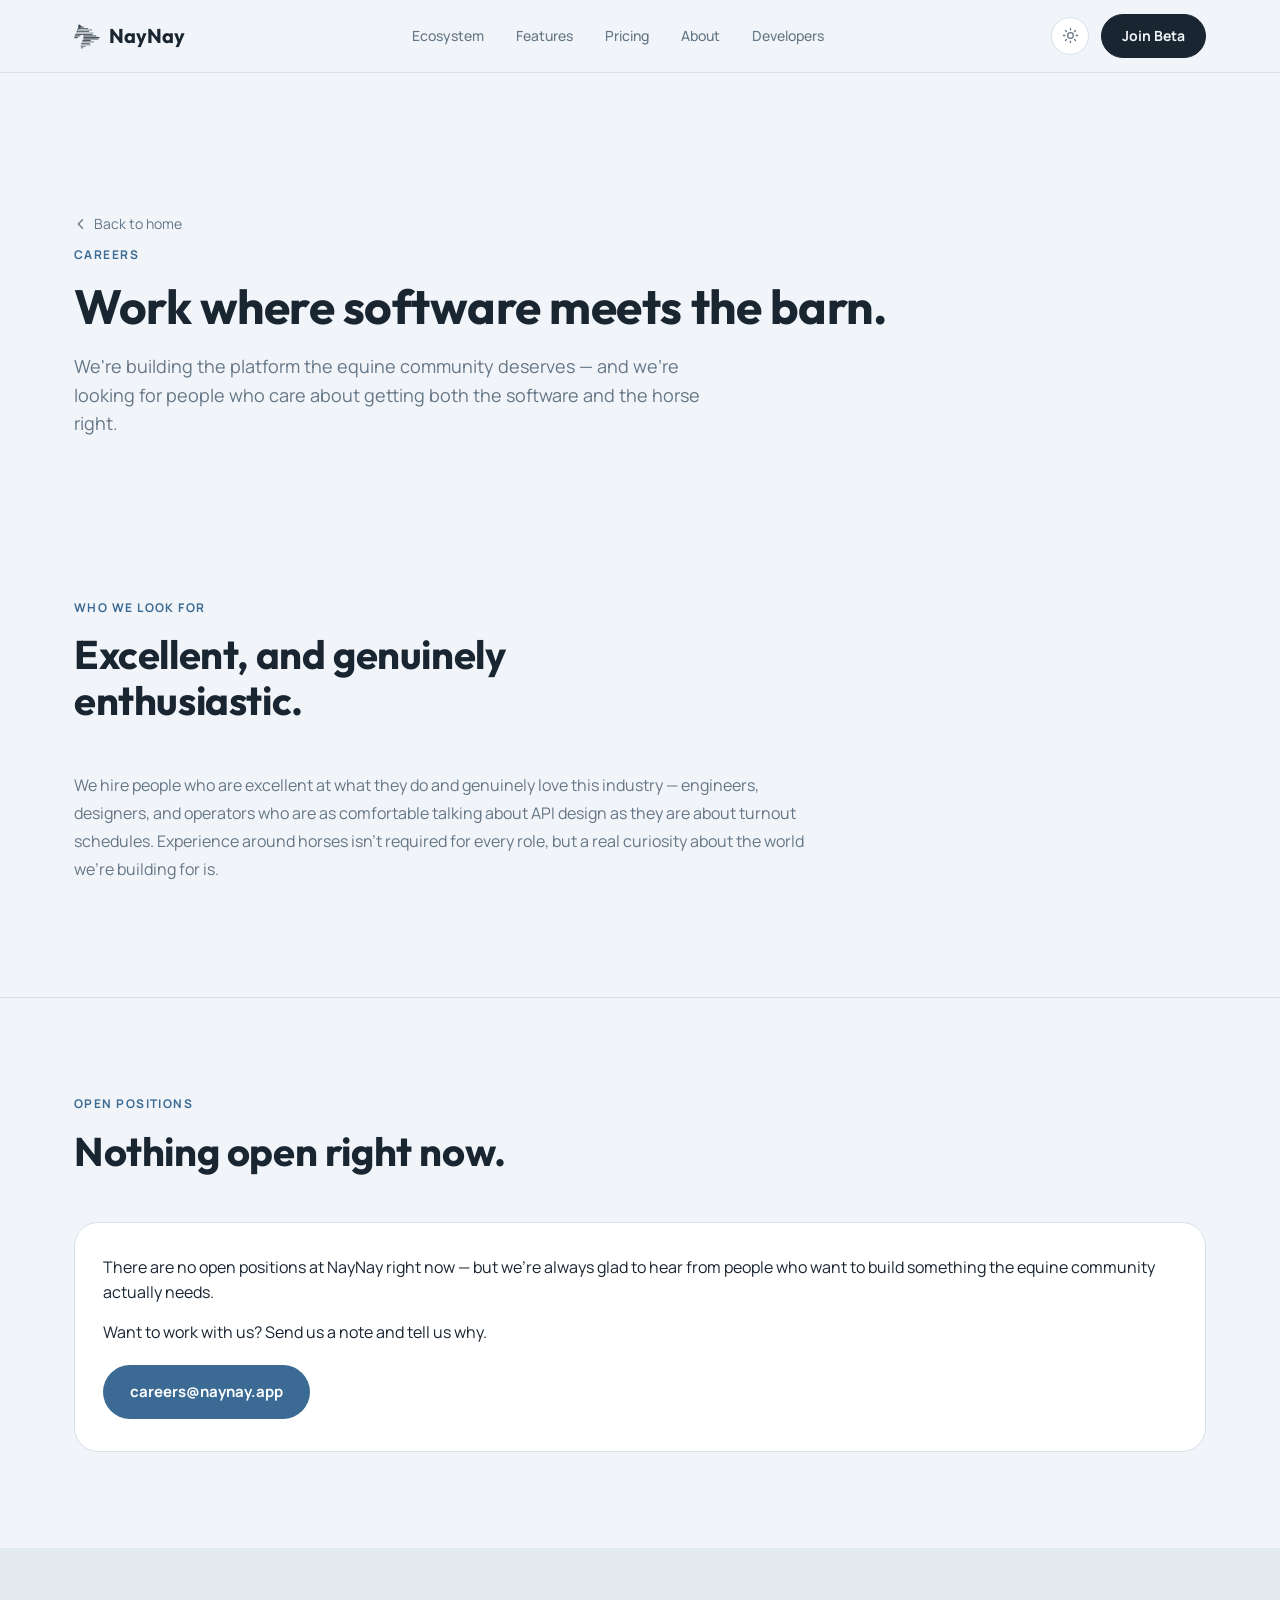
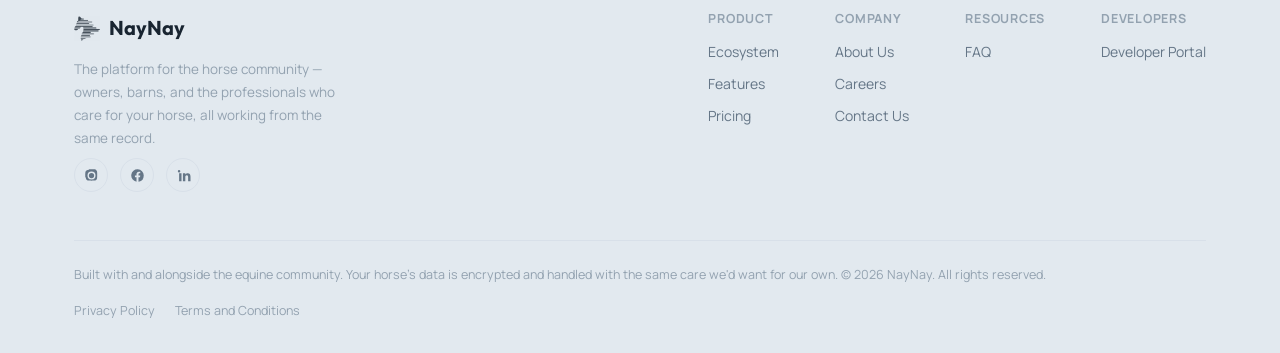
<file: careers.html>
<!DOCTYPE html>
<html lang="en">
<head>
<meta charset="UTF-8" />
<meta name="viewport" content="width=device-width, initial-scale=1.0" />
<title>Careers — NayNay</title>
<link rel="icon" href="favicon.ico" type="image/x-icon">
<link rel="icon" type="image/png" sizes="256x256" href="images/favicon-mark.png">
<link rel="canonical" href="https://naynay.app/careers.html" />
<meta name="description" content="Work where software meets the barn. NayNay hires people who are excellent at what they do and genuinely love the equine industry." />
<link rel="preconnect" href="https://fonts.googleapis.com">
<link href="https://fonts.googleapis.com/css2?family=Outfit:wght@500;600;700&family=Manrope:wght@400;600;700;800&display=swap" rel="stylesheet">
<link href="https://fonts.googleapis.com/css2?family=Material+Symbols+Outlined:opsz,wght,FILL,GRAD@20,400,0,0" rel="stylesheet">
<link rel="stylesheet" href="styles.css">
</head>
<body>

<header class="site-header">
  <div class="wrap nav-row">
    <a href="index.html" class="logo"><span class="logo-mark" aria-hidden="true"></span>NayNay</a>
    <nav class="nav-links">
      <a href="index.html#ecosystem">Ecosystem</a>
      <a href="index.html#features">Features</a>
      <a href="index.html#pricing">Pricing</a>
      <a href="about.html">About</a>
      <a href="developers.html">Developers</a>
    </nav>
    <div class="nav-actions">
      <button class="theme-toggle" aria-label="Toggle dark mode">
        <svg viewBox="0 0 24 24" fill="none" stroke="currentColor" stroke-width="1.8"><circle cx="12" cy="12" r="4"/><path d="M12 2v2M12 20v2M4.9 4.9l1.4 1.4M17.7 17.7l1.4 1.4M2 12h2M20 12h2M4.9 19.1l1.4-1.4M17.7 6.3l1.4-1.4" stroke-linecap="round"/></svg>
      </button>
      <a href="contact.html?topic=beta&amp;message=I%27d%20like%20to%20join%20the%20NayNay%20beta." class="nav-cta">Join Beta</a>
      <button class="nav-burger" aria-label="Open menu">
        <svg viewBox="0 0 24 24" fill="none" stroke="currentColor" stroke-width="2"><path d="M3 6h18M3 12h18M3 18h18" stroke-linecap="round"/></svg>
      </button>
    </div>
  </div>
</header>

<main>
  <section class="page-hero">
    <div class="wrap">
      <a href="index.html" class="back-home">
        <svg viewBox="0 0 18 18" fill="none"><path d="M11 3.5L5.5 9l5.5 5.5" stroke="currentColor" stroke-width="1.6" stroke-linecap="round" stroke-linejoin="round"/></svg>
        Back to home
      </a>
      <span class="eyebrow">Careers</span>
      <h1>Work where software meets the barn.</h1>
      <p class="lead">We're building the platform the equine community deserves — and we're looking for people who care about getting both the software and the horse right.</p>
    </div>
  </section>

  <section class="section">
    <div class="wrap prose">
      <div class="section-head">
        <span class="eyebrow">Who we look for</span>
        <h2>Excellent, and genuinely enthusiastic.</h2>
      </div>
      <p>We hire people who are excellent at what they do and genuinely love this industry — engineers, designers, and operators who are as comfortable talking about API design as they are about turnout schedules. Experience around horses isn't required for every role, but a real curiosity about the world we're building for is.</p>
    </div>
  </section>

  <section class="section" style="border-bottom:none;">
    <div class="wrap">
      <div class="section-head">
        <span class="eyebrow">Open positions</span>
        <h2>Nothing open right now.</h2>
      </div>
      <div class="callout-box">
        <p>There are no open positions at NayNay right now — but we're always glad to hear from people who want to build something the equine community actually needs.</p>
        <p style="margin-top:14px;">Want to work with us? Send us a note and tell us why.</p>
        <a href="mailto:careers@naynay.app" class="btn btn-primary">careers@naynay.app</a>
      </div>
    </div>
  </section>
</main>

<footer class="site-footer">
  <div class="wrap">
    <div class="footer-top">
      <div class="footer-brand">
        <a href="index.html" class="logo"><span class="logo-mark" aria-hidden="true"></span>NayNay</a>
        <p>The platform for the horse community — owners, barns, and the professionals who care for your horse, all working from the same record.</p>
        <div class="footer-social">
          <a href="#" aria-label="Instagram"><svg viewBox="0 0 24 24" fill="currentColor"><path d="M12 2c2.7 0 3 0 4.1.1 1.1 0 1.8.2 2.2.4.6.2 1 .5 1.4.9.4.4.7.9.9 1.4.2.4.4 1.1.4 2.2.1 1.2.1 1.5.1 4.2s0 3-.1 4.1c0 1.1-.2 1.8-.4 2.2-.2.6-.5 1-.9 1.4-.4.4-.9.7-1.4.9-.4.2-1.1.4-2.2.4-1.2.1-1.5.1-4.2.1s-3 0-4.1-.1c-1.1 0-1.8-.2-2.2-.4-.6-.2-1-.5-1.4-.9-.4-.4-.7-.9-.9-1.4-.2-.4-.4-1.1-.4-2.2C2 15 2 14.7 2 12s0-3 .1-4.1c0-1.1.2-1.8.4-2.2.2-.6.5-1 .9-1.4.4-.4.9-.7 1.4-.9.4-.2 1.1-.4 2.2-.4C8 2 8.3 2 11 2h1zm0 3.6a6.4 6.4 0 100 12.8 6.4 6.4 0 000-12.8zm0 10.6a4.2 4.2 0 110-8.4 4.2 4.2 0 010 8.4zm6.6-10.9a1.5 1.5 0 11-3 0 1.5 1.5 0 013 0z"/></svg></a>
          <a href="#" aria-label="Facebook"><svg viewBox="0 0 24 24" fill="currentColor"><path d="M22 12a10 10 0 10-11.6 9.9v-7H7.9V12h2.5V9.8c0-2.5 1.5-3.9 3.8-3.9 1.1 0 2.2.2 2.2.2v2.4h-1.2c-1.2 0-1.6.8-1.6 1.6V12h2.8l-.4 2.9h-2.4v7A10 10 0 0022 12z"/></svg></a>
          <a href="#" aria-label="LinkedIn"><svg viewBox="0 0 24 24" fill="currentColor"><path d="M6.9 5A2 2 0 114.9 3a2 2 0 012 2zM5 8.5h3.8V21H5V8.5zm6.3 0h3.6v1.7h.1c.5-1 1.8-2 3.6-2 3.9 0 4.6 2.5 4.6 5.9V21h-3.8v-6.2c0-1.5 0-3.4-2.1-3.4s-2.4 1.6-2.4 3.3V21h-3.8V8.5z"/></svg></a>
        </div>
      </div>
      <div class="footer-cols">
        <div class="footer-col">
          <h4>Product</h4>
          <a href="index.html#ecosystem">Ecosystem</a>
          <a href="index.html#features">Features</a>
          <a href="index.html#pricing">Pricing</a>
        </div>
        <div class="footer-col">
          <h4>Company</h4>
          <a href="about.html">About Us</a>
          <a href="careers.html">Careers</a>
          <a href="contact.html">Contact Us</a>
        </div>
        <div class="footer-col">
          <h4>Resources</h4>
          <a href="index.html#faq">FAQ</a>
        </div>
        <div class="footer-col">
          <h4>Developers</h4>
          <a href="developers.html">Developer Portal</a>
        </div>
      </div>
    </div>
    <div class="footer-trust">
      <span>Built with and alongside the equine community. Your horse's data is encrypted and handled with the same care we'd want for our own. &copy; 2026 NayNay. All rights reserved.</span>
      <span class="footer-legal">
        <a href="privacy.html">Privacy Policy</a>
        <a href="terms.html">Terms and Conditions</a>
      </span>
    </div>
  </div>
</footer>

<script src="script.js"></script>
</body>
</html>
</file>
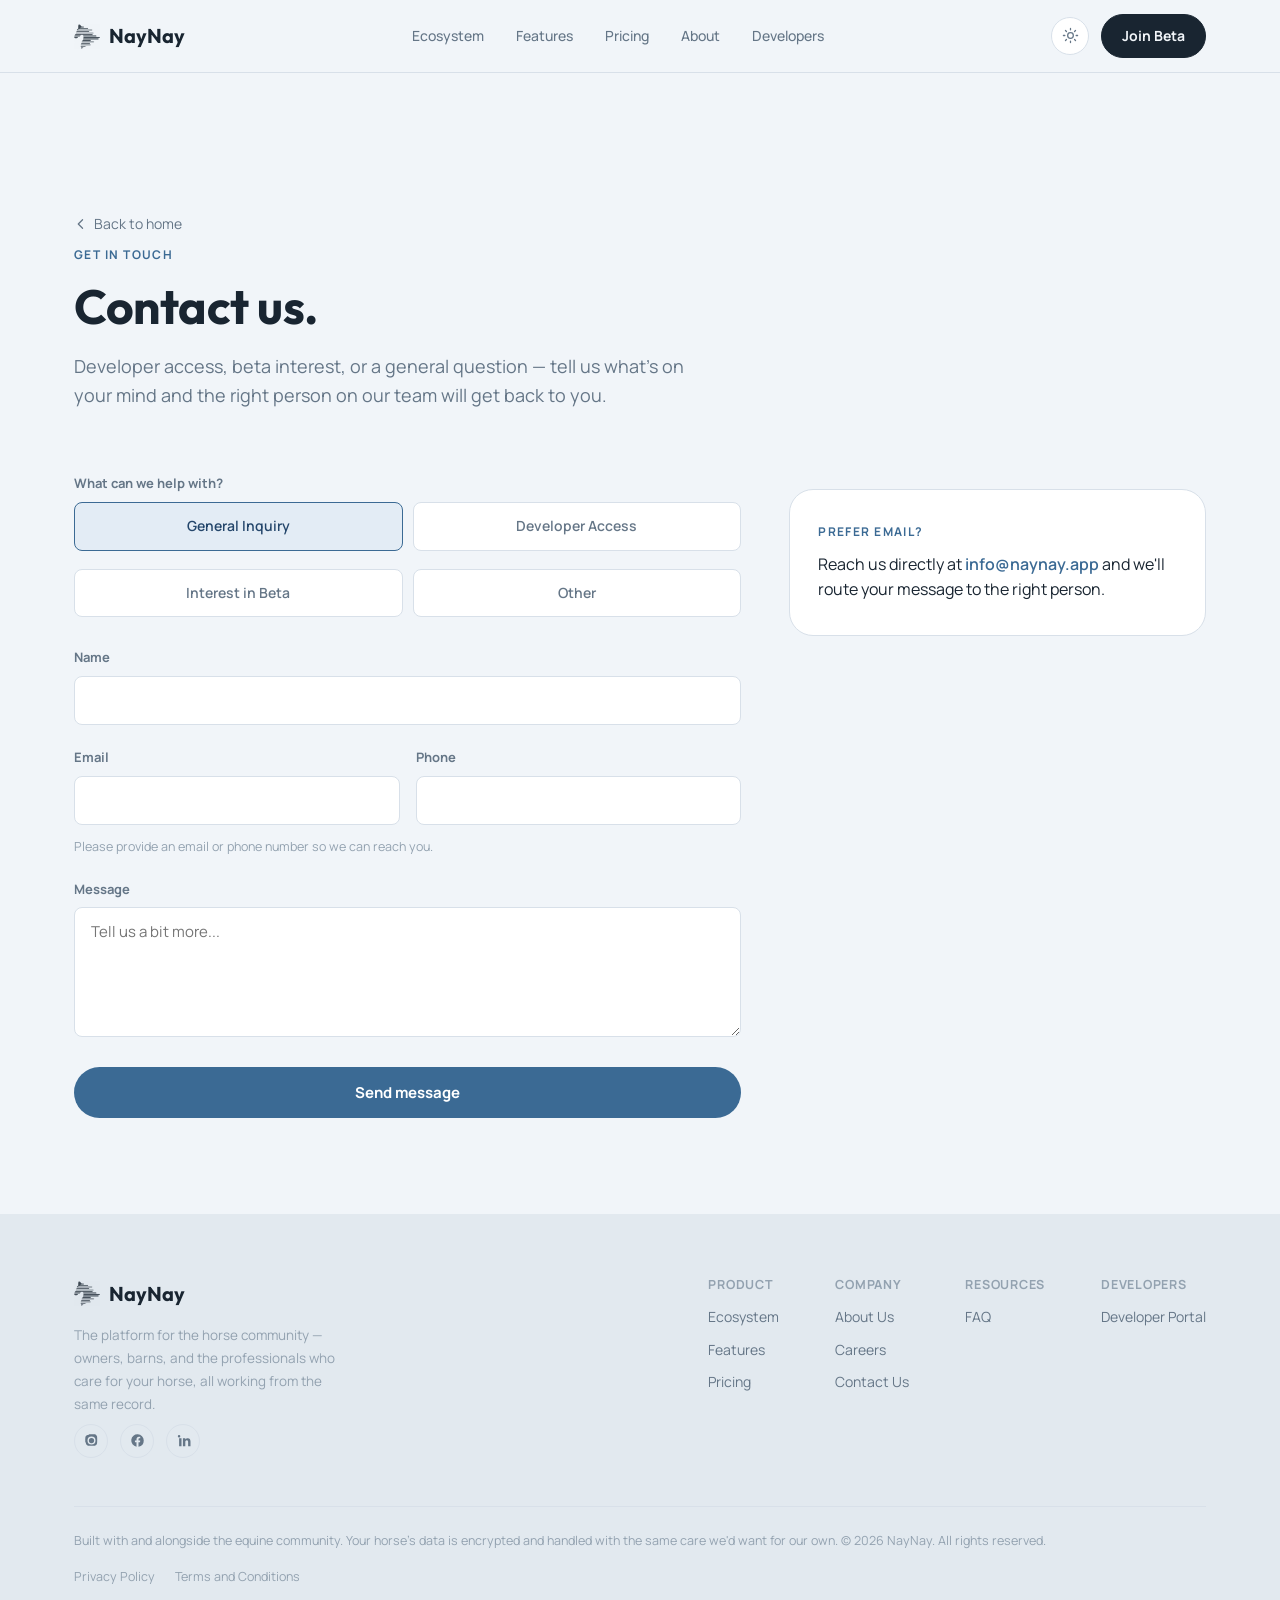
<file: contact.html>
<!DOCTYPE html>
<html lang="en">
<head>
<meta charset="UTF-8" />
<meta name="viewport" content="width=device-width, initial-scale=1.0" />
<title>Contact Us — NayNay</title>
<link rel="icon" href="favicon.ico" type="image/x-icon">
<link rel="icon" type="image/png" sizes="256x256" href="images/favicon-mark.png">
<link rel="canonical" href="https://naynay.app/contact.html" />
<meta name="description" content="Get in touch with the NayNay team — developer access, beta interest, or a general question." />
<link rel="preconnect" href="https://fonts.googleapis.com">
<link href="https://fonts.googleapis.com/css2?family=Outfit:wght@500;600;700&family=Manrope:wght@400;600;700;800&display=swap" rel="stylesheet">
<link href="https://fonts.googleapis.com/css2?family=Material+Symbols+Outlined:opsz,wght,FILL,GRAD@20,400,0,0" rel="stylesheet">
<link rel="stylesheet" href="styles.css">
</head>
<body>

<header class="site-header">
  <div class="wrap nav-row">
    <a href="index.html" class="logo"><span class="logo-mark" aria-hidden="true"></span>NayNay</a>
    <nav class="nav-links">
      <a href="index.html#ecosystem">Ecosystem</a>
      <a href="index.html#features">Features</a>
      <a href="index.html#pricing">Pricing</a>
      <a href="about.html">About</a>
      <a href="developers.html">Developers</a>
    </nav>
    <div class="nav-actions">
      <button class="theme-toggle" aria-label="Toggle dark mode">
        <svg viewBox="0 0 24 24" fill="none" stroke="currentColor" stroke-width="1.8"><circle cx="12" cy="12" r="4"/><path d="M12 2v2M12 20v2M4.9 4.9l1.4 1.4M17.7 17.7l1.4 1.4M2 12h2M20 12h2M4.9 19.1l1.4-1.4M17.7 6.3l1.4-1.4" stroke-linecap="round"/></svg>
      </button>
      <a href="contact.html?topic=beta&amp;message=I%27d%20like%20to%20join%20the%20NayNay%20beta." class="nav-cta">Join Beta</a>
      <button class="nav-burger" aria-label="Open menu">
        <svg viewBox="0 0 24 24" fill="none" stroke="currentColor" stroke-width="2"><path d="M3 6h18M3 12h18M3 18h18" stroke-linecap="round"/></svg>
      </button>
    </div>
  </div>
</header>

<main>
  <section class="page-hero">
    <div class="wrap">
      <a href="index.html" class="back-home">
        <svg viewBox="0 0 18 18" fill="none"><path d="M11 3.5L5.5 9l5.5 5.5" stroke="currentColor" stroke-width="1.6" stroke-linecap="round" stroke-linejoin="round"/></svg>
        Back to home
      </a>
      <span class="eyebrow">Get in touch</span>
      <h1>Contact us.</h1>
      <p class="lead">Developer access, beta interest, or a general question — tell us what's on your mind and the right person on our team will get back to you.</p>
    </div>
  </section>

  <section class="section" style="border-bottom:none;padding-top:0;">
    <div class="wrap">
      <div class="contact-layout">
        <form class="contact-form" id="contact-form" action="https://formsubmit.co/aurigemmac@gmail.com" method="POST">
          <input type="text" name="_honey" style="display:none" tabindex="-1" autocomplete="off">
          <input type="hidden" name="_subject" value="New message from naynay.app contact form">
          <input type="hidden" name="_captcha" value="false">
          <input type="hidden" name="_next" value="https://naynay.app/contact.html?sent=1">
          <input type="hidden" name="Reason" id="reason-hidden" value="General Inquiry">

          <div class="form-field">
            <label>What can we help with?</label>
            <div class="topic-grid" role="radiogroup" aria-label="Reason for contacting us">
              <label class="topic-option">
                <input type="radio" name="topic" value="general" checked>
                <span>General Inquiry</span>
              </label>
              <label class="topic-option">
                <input type="radio" name="topic" value="developer">
                <span>Developer Access</span>
              </label>
              <label class="topic-option">
                <input type="radio" name="topic" value="beta">
                <span>Interest in Beta</span>
              </label>
              <label class="topic-option">
                <input type="radio" name="topic" value="other">
                <span>Other</span>
              </label>
            </div>
          </div>

          <div class="form-field">
            <label for="cf-name">Name</label>
            <input type="text" id="cf-name" name="Name" required autocomplete="name">
          </div>

          <div class="form-row">
            <div class="form-field">
              <label for="cf-email">Email</label>
              <input type="email" id="cf-email" name="Email" autocomplete="email">
            </div>
            <div class="form-field">
              <label for="cf-phone">Phone</label>
              <input type="tel" id="cf-phone" name="Phone" autocomplete="tel">
            </div>
          </div>
          <p class="form-note" id="contact-method-note">Please provide an email or phone number so we can reach you.</p>

          <div class="form-field">
            <label for="cf-message">Message</label>
            <textarea id="cf-message" name="Message" placeholder="Tell us a bit more..."></textarea>
          </div>

          <button type="submit" class="btn btn-primary" id="contact-submit">Send message</button>
          <div class="form-status" id="form-status" hidden></div>
        </form>

        <div class="contact-aside">
          <div class="callout-box">
            <span class="eyebrow">Prefer email?</span>
            <p>Reach us directly at <a href="mailto:info@naynay.app" style="color:var(--teal);font-weight:600;">info@naynay.app</a> and we'll route your message to the right person.</p>
          </div>
        </div>
      </div>
    </div>
  </section>
</main>

<footer class="site-footer">
  <div class="wrap">
    <div class="footer-top">
      <div class="footer-brand">
        <a href="index.html" class="logo"><span class="logo-mark" aria-hidden="true"></span>NayNay</a>
        <p>The platform for the horse community — owners, barns, and the professionals who care for your horse, all working from the same record.</p>
        <div class="footer-social">
          <a href="#" aria-label="Instagram"><svg viewBox="0 0 24 24" fill="currentColor"><path d="M12 2c2.7 0 3 0 4.1.1 1.1 0 1.8.2 2.2.4.6.2 1 .5 1.4.9.4.4.7.9.9 1.4.2.4.4 1.1.4 2.2.1 1.2.1 1.5.1 4.2s0 3-.1 4.1c0 1.1-.2 1.8-.4 2.2-.2.6-.5 1-.9 1.4-.4.4-.9.7-1.4.9-.4.2-1.1.4-2.2.4-1.2.1-1.5.1-4.2.1s-3 0-4.1-.1c-1.1 0-1.8-.2-2.2-.4-.6-.2-1-.5-1.4-.9-.4-.4-.7-.9-.9-1.4-.2-.4-.4-1.1-.4-2.2C2 15 2 14.7 2 12s0-3 .1-4.1c0-1.1.2-1.8.4-2.2.2-.6.5-1 .9-1.4.4-.4.9-.7 1.4-.9.4-.2 1.1-.4 2.2-.4C8 2 8.3 2 11 2h1zm0 3.6a6.4 6.4 0 100 12.8 6.4 6.4 0 000-12.8zm0 10.6a4.2 4.2 0 110-8.4 4.2 4.2 0 010 8.4zm6.6-10.9a1.5 1.5 0 11-3 0 1.5 1.5 0 013 0z"/></svg></a>
          <a href="#" aria-label="Facebook"><svg viewBox="0 0 24 24" fill="currentColor"><path d="M22 12a10 10 0 10-11.6 9.9v-7H7.9V12h2.5V9.8c0-2.5 1.5-3.9 3.8-3.9 1.1 0 2.2.2 2.2.2v2.4h-1.2c-1.2 0-1.6.8-1.6 1.6V12h2.8l-.4 2.9h-2.4v7A10 10 0 0022 12z"/></svg></a>
          <a href="#" aria-label="LinkedIn"><svg viewBox="0 0 24 24" fill="currentColor"><path d="M6.9 5A2 2 0 114.9 3a2 2 0 012 2zM5 8.5h3.8V21H5V8.5zm6.3 0h3.6v1.7h.1c.5-1 1.8-2 3.6-2 3.9 0 4.6 2.5 4.6 5.9V21h-3.8v-6.2c0-1.5 0-3.4-2.1-3.4s-2.4 1.6-2.4 3.3V21h-3.8V8.5z"/></svg></a>
        </div>
      </div>
      <div class="footer-cols">
        <div class="footer-col">
          <h4>Product</h4>
          <a href="index.html#ecosystem">Ecosystem</a>
          <a href="index.html#features">Features</a>
          <a href="index.html#pricing">Pricing</a>
        </div>
        <div class="footer-col">
          <h4>Company</h4>
          <a href="about.html">About Us</a>
          <a href="careers.html">Careers</a>
          <a href="contact.html">Contact Us</a>
        </div>
        <div class="footer-col">
          <h4>Resources</h4>
          <a href="index.html#faq">FAQ</a>
        </div>
        <div class="footer-col">
          <h4>Developers</h4>
          <a href="developers.html">Developer Portal</a>
        </div>
      </div>
    </div>
    <div class="footer-trust">
      <span>Built with and alongside the equine community. Your horse's data is encrypted and handled with the same care we'd want for our own. &copy; 2026 NayNay. All rights reserved.</span>
      <span class="footer-legal">
        <a href="privacy.html">Privacy Policy</a>
        <a href="terms.html">Terms and Conditions</a>
      </span>
    </div>
  </div>
</footer>

<script src="script.js"></script>
<script>
(function(){
  var TOPIC_LABELS = { general: 'General Inquiry', developer: 'Developer Access', beta: 'Interest in Beta', other: 'Other' };
  var form = document.getElementById('contact-form');
  var reasonHidden = document.getElementById('reason-hidden');
  var status = document.getElementById('form-status');
  var submitBtn = document.getElementById('contact-submit');

  // Preselect topic from ?topic= query param (used by the developer-page
  // and "Join Beta" CTAs), and prefill the message from ?message=
  var params = new URLSearchParams(window.location.search);
  var requested = params.get('topic');
  if (requested && TOPIC_LABELS[requested]) {
    var radio = form.querySelector('input[name="topic"][value="' + requested + '"]');
    if (radio) radio.checked = true;
  }
  var prefill = params.get('message');
  if (prefill) {
    document.getElementById('cf-message').value = prefill;
  }

  function syncReason(){
    var checked = form.querySelector('input[name="topic"]:checked');
    reasonHidden.value = checked ? TOPIC_LABELS[checked.value] : 'General Inquiry';
  }
  syncReason();
  form.addEventListener('change', function(e){
    if (e.target.name === 'topic') syncReason();
  });

  function showStatus(kind, message){
    status.hidden = false;
    status.className = 'form-status form-status-' + kind;
    status.textContent = message;
  }

  if (params.get('sent') === '1') {
    showStatus('success', "Thanks — we've got your message and will get back to you soon.");
  }

  form.addEventListener('submit', function(e){
    var email = form.querySelector('#cf-email').value.trim();
    var phone = form.querySelector('#cf-phone').value.trim();
    if (!email && !phone) {
      e.preventDefault();
      showStatus('error', 'Please provide an email or phone number so we can reach you.');
      return;
    }

    // Progressive enhancement: submit via fetch so we can show an inline
    // confirmation instead of redirecting to a third-party page.
    if (window.fetch) {
      e.preventDefault();
      syncReason();
      submitBtn.disabled = true;
      submitBtn.textContent = 'Sending...';
      var data = new FormData(form);
      fetch('https://formsubmit.co/ajax/aurigemmac@gmail.com', {
        method: 'POST',
        headers: { Accept: 'application/json' },
        body: data
      }).then(function(res){
        if (!res.ok) throw new Error('bad response');
        return res.json();
      }).then(function(){
        form.reset();
        syncReason();
        submitBtn.disabled = false;
        submitBtn.textContent = 'Send message';
        showStatus('success', "Thanks — we've got your message and will get back to you soon.");
      }).catch(function(){
        submitBtn.disabled = false;
        submitBtn.textContent = 'Send message';
        showStatus('error', "Something went wrong sending that. Please email us directly at info@naynay.app.");
      });
    }
  });
})();
</script>
</body>
</html>
</file>
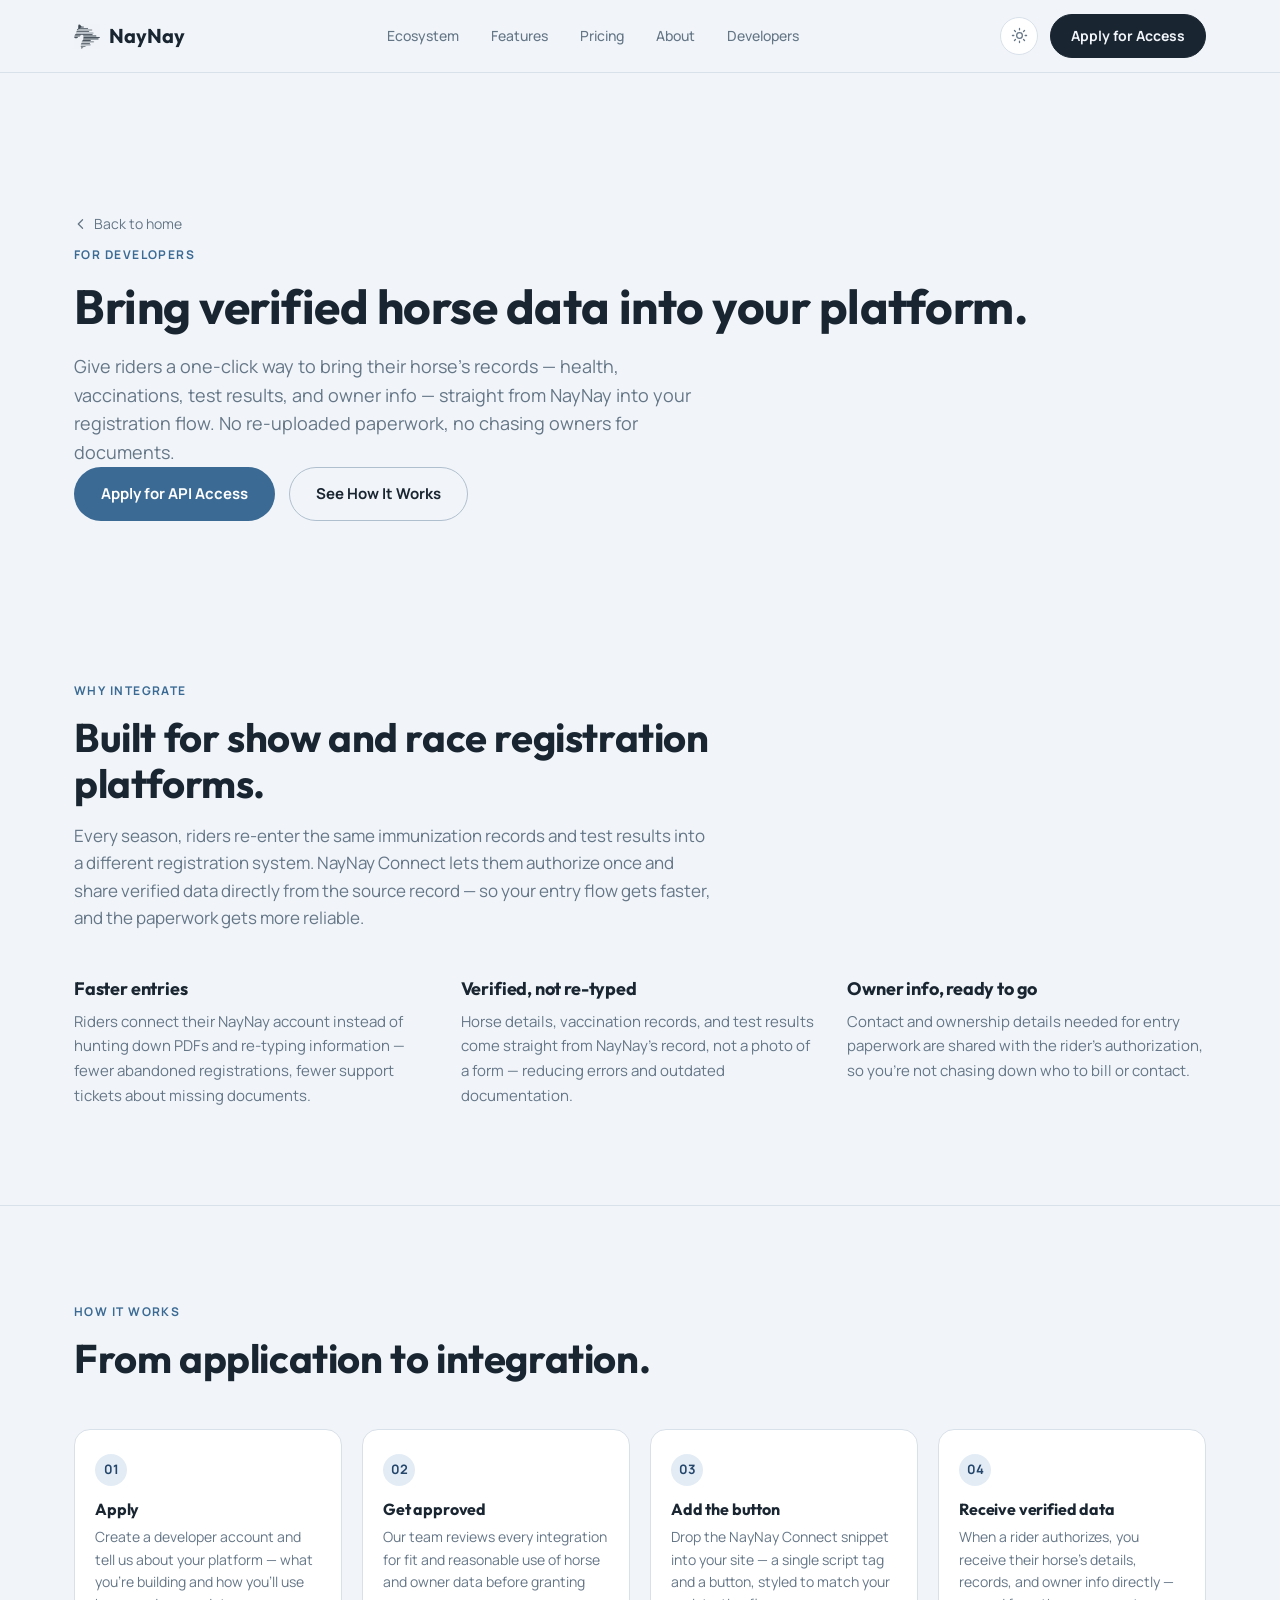
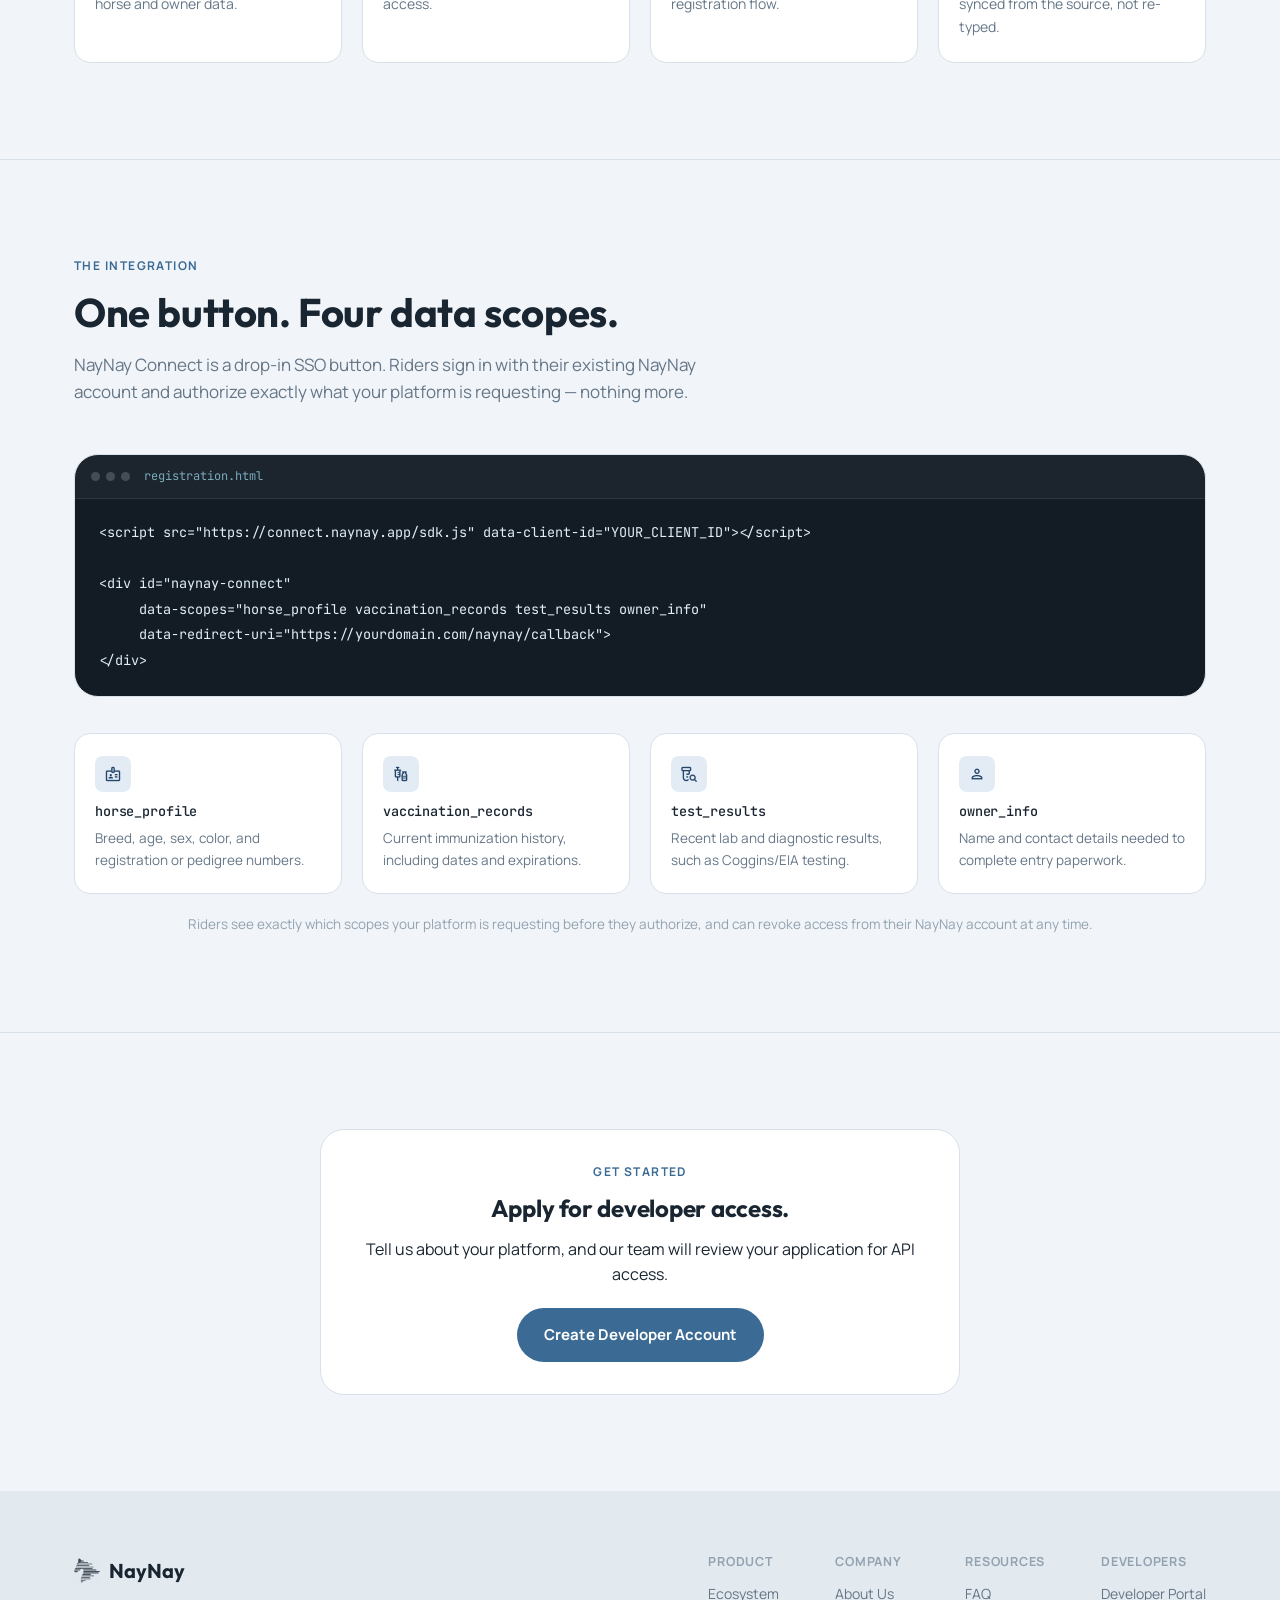
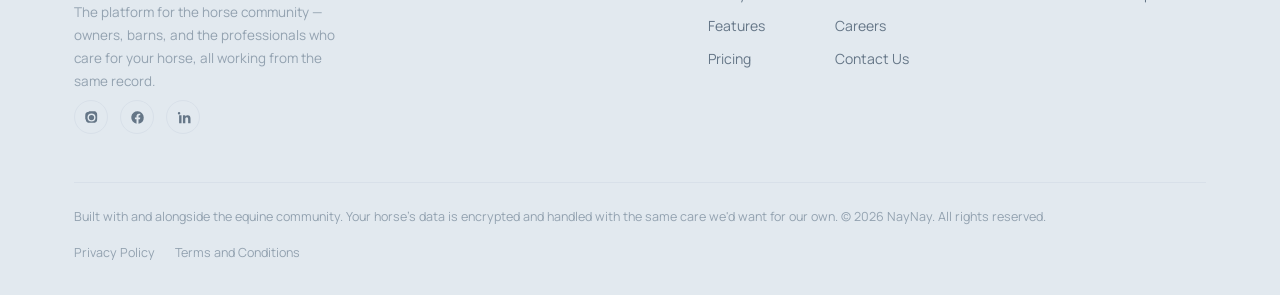
<file: developers.html>
<!DOCTYPE html>
<html lang="en">
<head>
<meta charset="UTF-8" />
<meta name="viewport" content="width=device-width, initial-scale=1.0" />
<title>Developer Portal — NayNay</title>
<link rel="icon" href="favicon.ico" type="image/x-icon">
<link rel="icon" type="image/png" sizes="256x256" href="images/favicon-mark.png">
<link rel="canonical" href="https://naynay.app/developers.html" />
<meta name="description" content="Bring verified horse data into your platform. Integrate NayNay Connect to pull horse details, vaccination records, test results, and owner info for event registration." />
<link rel="preconnect" href="https://fonts.googleapis.com">
<link href="https://fonts.googleapis.com/css2?family=Outfit:wght@500;600;700&family=Manrope:wght@400;600;700;800&display=swap" rel="stylesheet">
<link href="https://fonts.googleapis.com/css2?family=Material+Symbols+Outlined:opsz,wght,FILL,GRAD@20,400,0,0" rel="stylesheet">
<link href="https://fonts.googleapis.com/css2?family=JetBrains+Mono:wght@400;500&display=swap" rel="stylesheet">
<link rel="stylesheet" href="styles.css">
</head>
<body>

<header class="site-header">
  <div class="wrap nav-row">
    <a href="index.html" class="logo"><span class="logo-mark" aria-hidden="true"></span>NayNay</a>
    <nav class="nav-links">
      <a href="index.html#ecosystem">Ecosystem</a>
      <a href="index.html#features">Features</a>
      <a href="index.html#pricing">Pricing</a>
      <a href="about.html">About</a>
      <a href="developers.html">Developers</a>
    </nav>
    <div class="nav-actions">
      <button class="theme-toggle" aria-label="Toggle dark mode">
        <svg viewBox="0 0 24 24" fill="none" stroke="currentColor" stroke-width="1.8"><circle cx="12" cy="12" r="4"/><path d="M12 2v2M12 20v2M4.9 4.9l1.4 1.4M17.7 17.7l1.4 1.4M2 12h2M20 12h2M4.9 19.1l1.4-1.4M17.7 6.3l1.4-1.4" stroke-linecap="round"/></svg>
      </button>
      <a href="#apply" class="nav-cta">Apply for Access</a>
      <button class="nav-burger" aria-label="Open menu">
        <svg viewBox="0 0 24 24" fill="none" stroke="currentColor" stroke-width="2"><path d="M3 6h18M3 12h18M3 18h18" stroke-linecap="round"/></svg>
      </button>
    </div>
  </div>
</header>

<main>

  <section class="page-hero">
    <div class="wrap">
      <a href="index.html" class="back-home">
        <svg viewBox="0 0 18 18" fill="none"><path d="M11 3.5L5.5 9l5.5 5.5" stroke="currentColor" stroke-width="1.6" stroke-linecap="round" stroke-linejoin="round"/></svg>
        Back to home
      </a>
      <span class="eyebrow">For Developers</span>
      <h1>Bring verified horse data into your platform.</h1>
      <p class="lead">Give riders a one-click way to bring their horse's records — health, vaccinations, test results, and owner info — straight from NayNay into your registration flow. No re-uploaded paperwork, no chasing owners for documents.</p>
      <div class="btn-row">
        <a href="contact.html?topic=developer" class="btn btn-primary">Apply for API Access</a>
        <a href="#how-it-works" class="btn btn-secondary">See How It Works</a>
      </div>
    </div>
  </section>

  <section class="section">
    <div class="wrap">
      <div class="section-head">
        <span class="eyebrow">Why integrate</span>
        <h2>Built for show and race registration platforms.</h2>
        <p>Every season, riders re-enter the same immunization records and test results into a different registration system. NayNay Connect lets them authorize once and share verified data directly from the source record — so your entry flow gets faster, and the paperwork gets more reliable.</p>
      </div>
      <div class="benefit-grid">
        <div class="benefit-card">
          <h3>Faster entries</h3>
          <p>Riders connect their NayNay account instead of hunting down PDFs and re-typing information — fewer abandoned registrations, fewer support tickets about missing documents.</p>
        </div>
        <div class="benefit-card">
          <h3>Verified, not re-typed</h3>
          <p>Horse details, vaccination records, and test results come straight from NayNay's record, not a photo of a form — reducing errors and outdated documentation.</p>
        </div>
        <div class="benefit-card">
          <h3>Owner info, ready to go</h3>
          <p>Contact and ownership details needed for entry paperwork are shared with the rider's authorization, so you're not chasing down who to bill or contact.</p>
        </div>
      </div>
    </div>
  </section>

  <section class="section" id="how-it-works">
    <div class="wrap">
      <div class="section-head">
        <span class="eyebrow">How it works</span>
        <h2>From application to integration.</h2>
      </div>
      <div class="dev-steps">
        <div class="dev-step">
          <div class="dev-step-num">01</div>
          <h3>Apply</h3>
          <p>Create a developer account and tell us about your platform — what you're building and how you'll use horse and owner data.</p>
        </div>
        <div class="dev-step">
          <div class="dev-step-num">02</div>
          <h3>Get approved</h3>
          <p>Our team reviews every integration for fit and reasonable use of horse and owner data before granting access.</p>
        </div>
        <div class="dev-step">
          <div class="dev-step-num">03</div>
          <h3>Add the button</h3>
          <p>Drop the NayNay Connect snippet into your site — a single script tag and a button, styled to match your registration flow.</p>
        </div>
        <div class="dev-step">
          <div class="dev-step-num">04</div>
          <h3>Receive verified data</h3>
          <p>When a rider authorizes, you receive their horse's details, records, and owner info directly — synced from the source, not re-typed.</p>
        </div>
      </div>
    </div>
  </section>

  <section class="section">
    <div class="wrap">
      <div class="section-head">
        <span class="eyebrow">The integration</span>
        <h2>One button. Four data scopes.</h2>
        <p>NayNay Connect is a drop-in SSO button. Riders sign in with their existing NayNay account and authorize exactly what your platform is requesting — nothing more.</p>
      </div>

      <div class="code-block">
        <div class="code-block-head">
          <span class="code-dot"></span><span class="code-dot"></span><span class="code-dot"></span>
          <span class="code-filename">registration.html</span>
        </div>
        <pre><code>&lt;script src="https://connect.naynay.app/sdk.js" data-client-id="YOUR_CLIENT_ID"&gt;&lt;/script&gt;

&lt;div id="naynay-connect"
     data-scopes="horse_profile vaccination_records test_results owner_info"
     data-redirect-uri="https://yourdomain.com/naynay/callback"&gt;
&lt;/div&gt;</code></pre>
      </div>

      <div class="scope-grid">
        <div class="scope-card">
          <span class="material-symbols-outlined scope-icon">badge</span>
          <h3>horse_profile</h3>
          <p>Breed, age, sex, color, and registration or pedigree numbers.</p>
        </div>
        <div class="scope-card">
          <span class="material-symbols-outlined scope-icon">vaccines</span>
          <h3>vaccination_records</h3>
          <p>Current immunization history, including dates and expirations.</p>
        </div>
        <div class="scope-card">
          <span class="material-symbols-outlined scope-icon">lab_research</span>
          <h3>test_results</h3>
          <p>Recent lab and diagnostic results, such as Coggins/EIA testing.</p>
        </div>
        <div class="scope-card">
          <span class="material-symbols-outlined scope-icon">person</span>
          <h3>owner_info</h3>
          <p>Name and contact details needed to complete entry paperwork.</p>
        </div>
      </div>
      <p class="dev-note">Riders see exactly which scopes your platform is requesting before they authorize, and can revoke access from their NayNay account at any time.</p>
    </div>
  </section>

  <section class="section" id="apply" style="border-bottom:none;">
    <div class="wrap">
      <div class="callout-box" style="max-width:640px;margin:0 auto;text-align:center;">
        <span class="eyebrow">Get started</span>
        <h2 style="margin-bottom:14px;">Apply for developer access.</h2>
        <p>Tell us about your platform, and our team will review your application for API access.</p>
        <a href="contact.html?topic=developer" class="btn btn-primary" style="margin-top:20px;">Create Developer Account</a>
      </div>
    </div>
  </section>

</main>

<footer class="site-footer">
  <div class="wrap">
    <div class="footer-top">
      <div class="footer-brand">
        <a href="index.html" class="logo"><span class="logo-mark" aria-hidden="true"></span>NayNay</a>
        <p>The platform for the horse community — owners, barns, and the professionals who care for your horse, all working from the same record.</p>
        <div class="footer-social">
          <a href="#" aria-label="Instagram"><svg viewBox="0 0 24 24" fill="currentColor"><path d="M12 2c2.7 0 3 0 4.1.1 1.1 0 1.8.2 2.2.4.6.2 1 .5 1.4.9.4.4.7.9.9 1.4.2.4.4 1.1.4 2.2.1 1.2.1 1.5.1 4.2s0 3-.1 4.1c0 1.1-.2 1.8-.4 2.2-.2.6-.5 1-.9 1.4-.4.4-.9.7-1.4.9-.4.2-1.1.4-2.2.4-1.2.1-1.5.1-4.2.1s-3 0-4.1-.1c-1.1 0-1.8-.2-2.2-.4-.6-.2-1-.5-1.4-.9-.4-.4-.7-.9-.9-1.4-.2-.4-.4-1.1-.4-2.2C2 15 2 14.7 2 12s0-3 .1-4.1c0-1.1.2-1.8.4-2.2.2-.6.5-1 .9-1.4.4-.4.9-.7 1.4-.9.4-.2 1.1-.4 2.2-.4C8 2 8.3 2 11 2h1zm0 3.6a6.4 6.4 0 100 12.8 6.4 6.4 0 000-12.8zm0 10.6a4.2 4.2 0 110-8.4 4.2 4.2 0 010 8.4zm6.6-10.9a1.5 1.5 0 11-3 0 1.5 1.5 0 013 0z"/></svg></a>
          <a href="#" aria-label="Facebook"><svg viewBox="0 0 24 24" fill="currentColor"><path d="M22 12a10 10 0 10-11.6 9.9v-7H7.9V12h2.5V9.8c0-2.5 1.5-3.9 3.8-3.9 1.1 0 2.2.2 2.2.2v2.4h-1.2c-1.2 0-1.6.8-1.6 1.6V12h2.8l-.4 2.9h-2.4v7A10 10 0 0022 12z"/></svg></a>
          <a href="#" aria-label="LinkedIn"><svg viewBox="0 0 24 24" fill="currentColor"><path d="M6.9 5A2 2 0 114.9 3a2 2 0 012 2zM5 8.5h3.8V21H5V8.5zm6.3 0h3.6v1.7h.1c.5-1 1.8-2 3.6-2 3.9 0 4.6 2.5 4.6 5.9V21h-3.8v-6.2c0-1.5 0-3.4-2.1-3.4s-2.4 1.6-2.4 3.3V21h-3.8V8.5z"/></svg></a>
        </div>
      </div>
      <div class="footer-cols">
        <div class="footer-col">
          <h4>Product</h4>
          <a href="index.html#ecosystem">Ecosystem</a>
          <a href="index.html#features">Features</a>
          <a href="index.html#pricing">Pricing</a>
        </div>
        <div class="footer-col">
          <h4>Company</h4>
          <a href="about.html">About Us</a>
          <a href="careers.html">Careers</a>
          <a href="contact.html">Contact Us</a>
        </div>
        <div class="footer-col">
          <h4>Resources</h4>
          <a href="index.html#faq">FAQ</a>
        </div>
        <div class="footer-col">
          <h4>Developers</h4>
          <a href="developers.html">Developer Portal</a>
        </div>
      </div>
    </div>
    <div class="footer-trust">
      <span>Built with and alongside the equine community. Your horse's data is encrypted and handled with the same care we'd want for our own. &copy; 2026 NayNay. All rights reserved.</span>
      <span class="footer-legal">
        <a href="privacy.html">Privacy Policy</a>
        <a href="terms.html">Terms and Conditions</a>
      </span>
    </div>
  </div>
</footer>

<script src="script.js"></script>
</body>
</html>
</file>
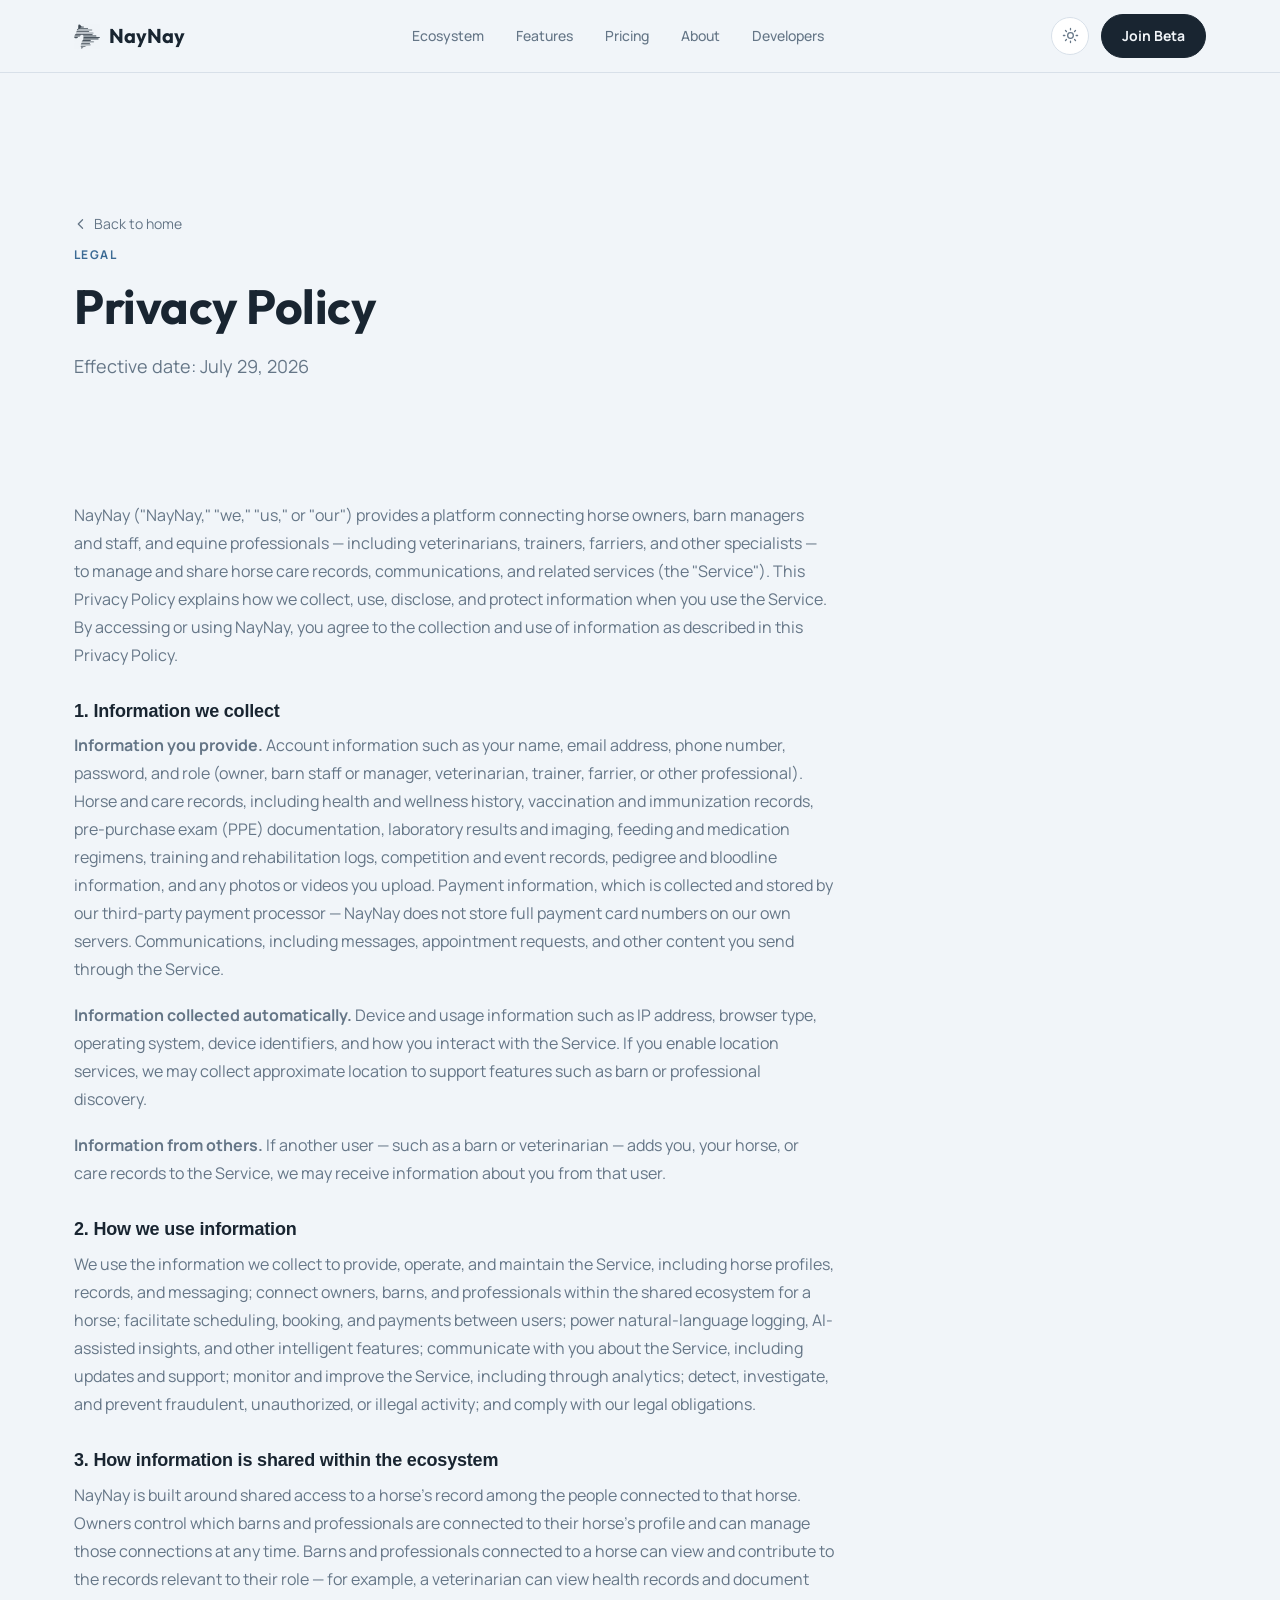
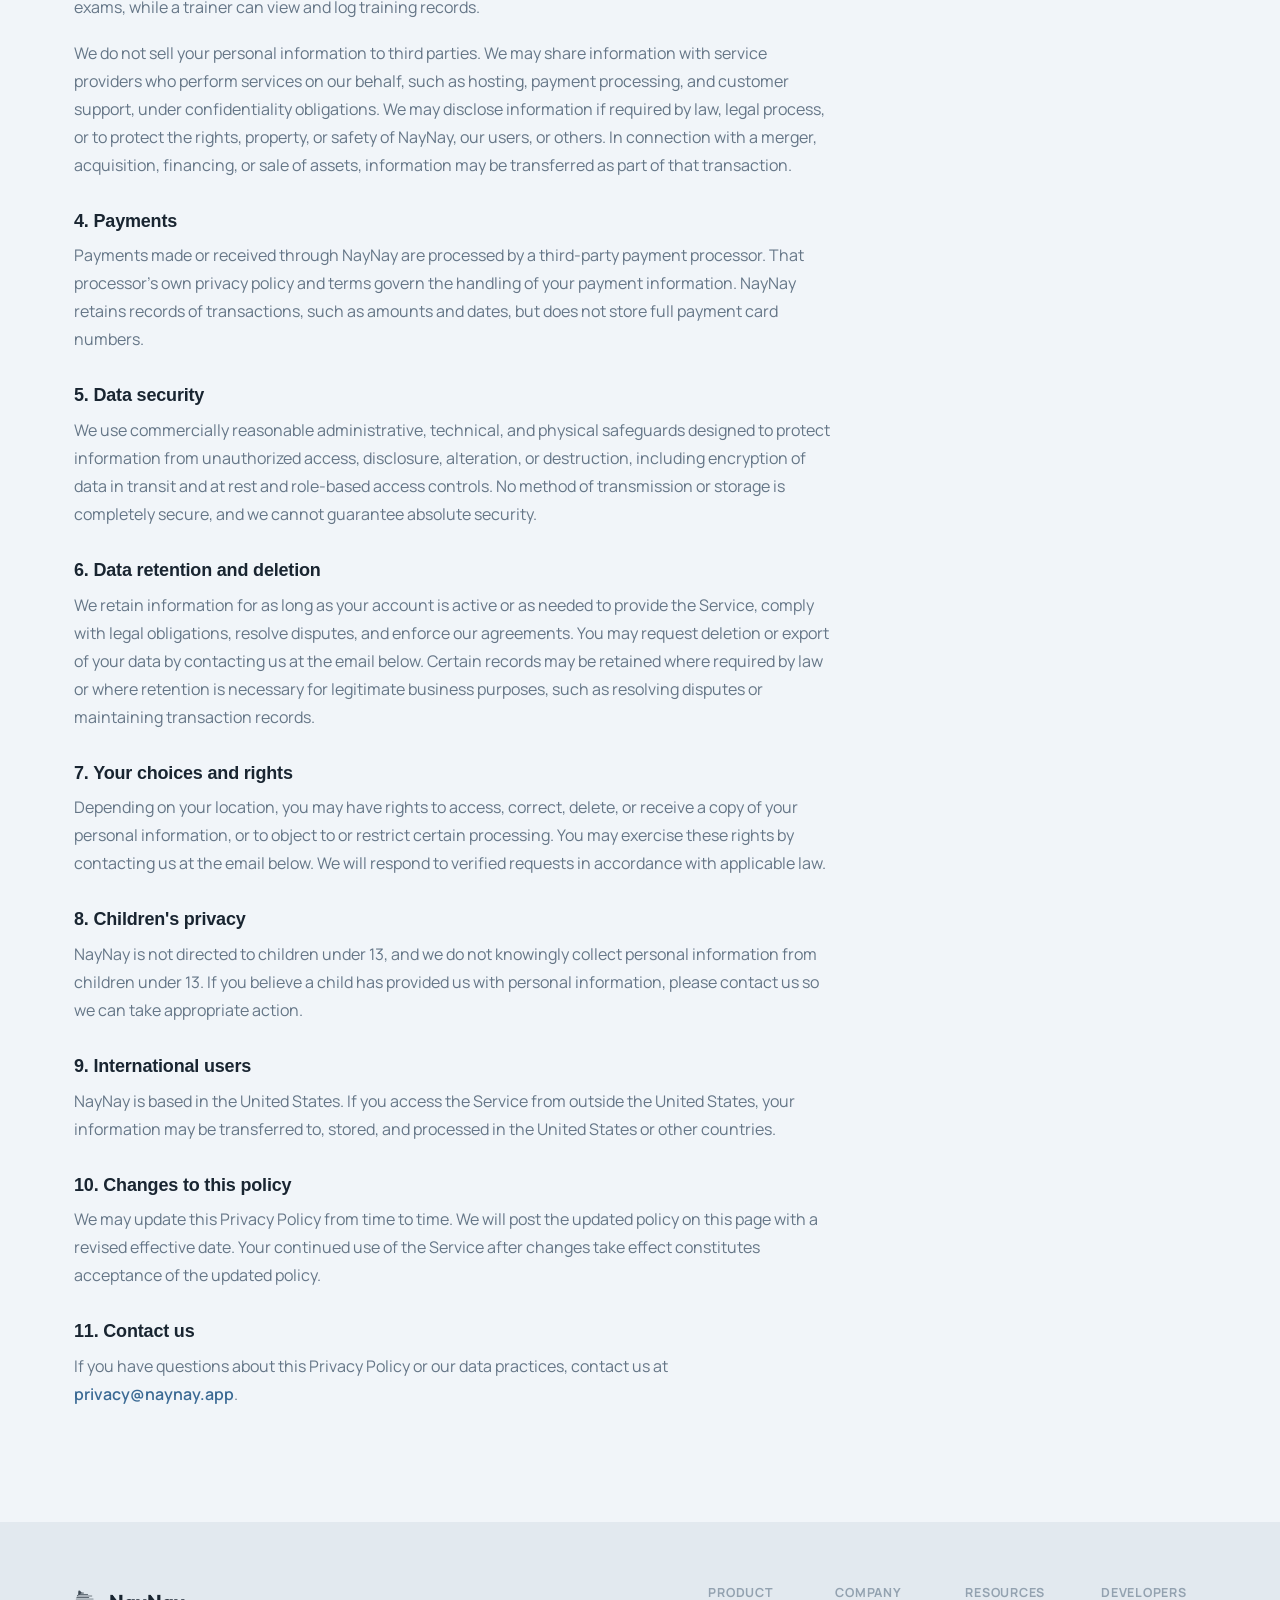
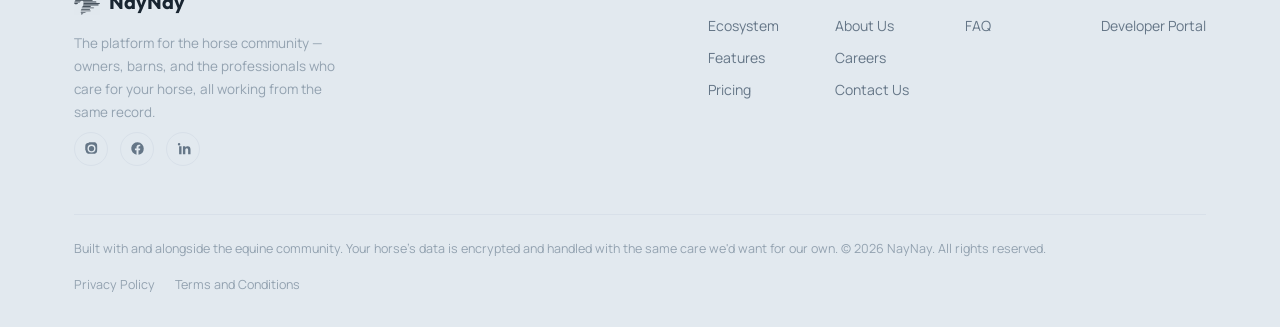
<file: privacy.html>
<!DOCTYPE html>
<html lang="en">
<head>
<meta charset="UTF-8" />
<meta name="viewport" content="width=device-width, initial-scale=1.0" />
<title>Privacy Policy — NayNay</title>
<link rel="icon" href="favicon.ico" type="image/x-icon">
<link rel="icon" type="image/png" sizes="256x256" href="images/favicon-mark.png">
<link rel="canonical" href="https://naynay.app/privacy.html" />
<link rel="preconnect" href="https://fonts.googleapis.com">
<link href="https://fonts.googleapis.com/css2?family=Outfit:wght@500;600;700&family=Manrope:wght@400;600;700;800&display=swap" rel="stylesheet">
<link href="https://fonts.googleapis.com/css2?family=Material+Symbols+Outlined:opsz,wght,FILL,GRAD@20,400,0,0" rel="stylesheet">
<link rel="stylesheet" href="styles.css">
</head>
<body>

<header class="site-header">
  <div class="wrap nav-row">
    <a href="index.html" class="logo"><span class="logo-mark" aria-hidden="true"></span>NayNay</a>
    <nav class="nav-links">
      <a href="index.html#ecosystem">Ecosystem</a>
      <a href="index.html#features">Features</a>
      <a href="index.html#pricing">Pricing</a>
      <a href="about.html">About</a>
      <a href="developers.html">Developers</a>
    </nav>
    <div class="nav-actions">
      <button class="theme-toggle" aria-label="Toggle dark mode">
        <svg viewBox="0 0 24 24" fill="none" stroke="currentColor" stroke-width="1.8"><circle cx="12" cy="12" r="4"/><path d="M12 2v2M12 20v2M4.9 4.9l1.4 1.4M17.7 17.7l1.4 1.4M2 12h2M20 12h2M4.9 19.1l1.4-1.4M17.7 6.3l1.4-1.4" stroke-linecap="round"/></svg>
      </button>
      <a href="contact.html?topic=beta&amp;message=I%27d%20like%20to%20join%20the%20NayNay%20beta." class="nav-cta">Join Beta</a>
      <button class="nav-burger" aria-label="Open menu">
        <svg viewBox="0 0 24 24" fill="none" stroke="currentColor" stroke-width="2"><path d="M3 6h18M3 12h18M3 18h18" stroke-linecap="round"/></svg>
      </button>
    </div>
  </div>
</header>

<main>
  <section class="page-hero" style="padding-bottom:24px;">
    <div class="wrap">
      <a href="index.html" class="back-home">
        <svg viewBox="0 0 18 18" fill="none"><path d="M11 3.5L5.5 9l5.5 5.5" stroke="currentColor" stroke-width="1.6" stroke-linecap="round" stroke-linejoin="round"/></svg>
        Back to home
      </a>
      <span class="eyebrow">Legal</span>
      <h1>Privacy Policy</h1>
      <p class="lead">Effective date: July 29, 2026</p>
    </div>
  </section>

  <section class="section" style="border-bottom:none;">
    <div class="wrap prose">
      <p>NayNay ("NayNay," "we," "us," or "our") provides a platform connecting horse owners, barn managers and staff, and equine professionals — including veterinarians, trainers, farriers, and other specialists — to manage and share horse care records, communications, and related services (the "Service"). This Privacy Policy explains how we collect, use, disclose, and protect information when you use the Service. By accessing or using NayNay, you agree to the collection and use of information as described in this Privacy Policy.</p>

      <h3 style="font-family:'DM Sans',sans-serif;font-size:18px;margin:32px 0 10px;">1. Information we collect</h3>
      <p><strong>Information you provide.</strong> Account information such as your name, email address, phone number, password, and role (owner, barn staff or manager, veterinarian, trainer, farrier, or other professional). Horse and care records, including health and wellness history, vaccination and immunization records, pre-purchase exam (PPE) documentation, laboratory results and imaging, feeding and medication regimens, training and rehabilitation logs, competition and event records, pedigree and bloodline information, and any photos or videos you upload. Payment information, which is collected and stored by our third-party payment processor — NayNay does not store full payment card numbers on our own servers. Communications, including messages, appointment requests, and other content you send through the Service.</p>
      <p><strong>Information collected automatically.</strong> Device and usage information such as IP address, browser type, operating system, device identifiers, and how you interact with the Service. If you enable location services, we may collect approximate location to support features such as barn or professional discovery.</p>
      <p><strong>Information from others.</strong> If another user — such as a barn or veterinarian — adds you, your horse, or care records to the Service, we may receive information about you from that user.</p>

      <h3 style="font-family:'DM Sans',sans-serif;font-size:18px;margin:32px 0 10px;">2. How we use information</h3>
      <p>We use the information we collect to provide, operate, and maintain the Service, including horse profiles, records, and messaging; connect owners, barns, and professionals within the shared ecosystem for a horse; facilitate scheduling, booking, and payments between users; power natural-language logging, AI-assisted insights, and other intelligent features; communicate with you about the Service, including updates and support; monitor and improve the Service, including through analytics; detect, investigate, and prevent fraudulent, unauthorized, or illegal activity; and comply with our legal obligations.</p>

      <h3 style="font-family:'DM Sans',sans-serif;font-size:18px;margin:32px 0 10px;">3. How information is shared within the ecosystem</h3>
      <p>NayNay is built around shared access to a horse's record among the people connected to that horse. Owners control which barns and professionals are connected to their horse's profile and can manage those connections at any time. Barns and professionals connected to a horse can view and contribute to the records relevant to their role — for example, a veterinarian can view health records and document exams, while a trainer can view and log training records.</p>
      <p>We do not sell your personal information to third parties. We may share information with service providers who perform services on our behalf, such as hosting, payment processing, and customer support, under confidentiality obligations. We may disclose information if required by law, legal process, or to protect the rights, property, or safety of NayNay, our users, or others. In connection with a merger, acquisition, financing, or sale of assets, information may be transferred as part of that transaction.</p>

      <h3 style="font-family:'DM Sans',sans-serif;font-size:18px;margin:32px 0 10px;">4. Payments</h3>
      <p>Payments made or received through NayNay are processed by a third-party payment processor. That processor's own privacy policy and terms govern the handling of your payment information. NayNay retains records of transactions, such as amounts and dates, but does not store full payment card numbers.</p>

      <h3 style="font-family:'DM Sans',sans-serif;font-size:18px;margin:32px 0 10px;">5. Data security</h3>
      <p>We use commercially reasonable administrative, technical, and physical safeguards designed to protect information from unauthorized access, disclosure, alteration, or destruction, including encryption of data in transit and at rest and role-based access controls. No method of transmission or storage is completely secure, and we cannot guarantee absolute security.</p>

      <h3 style="font-family:'DM Sans',sans-serif;font-size:18px;margin:32px 0 10px;">6. Data retention and deletion</h3>
      <p>We retain information for as long as your account is active or as needed to provide the Service, comply with legal obligations, resolve disputes, and enforce our agreements. You may request deletion or export of your data by contacting us at the email below. Certain records may be retained where required by law or where retention is necessary for legitimate business purposes, such as resolving disputes or maintaining transaction records.</p>

      <h3 style="font-family:'DM Sans',sans-serif;font-size:18px;margin:32px 0 10px;">7. Your choices and rights</h3>
      <p>Depending on your location, you may have rights to access, correct, delete, or receive a copy of your personal information, or to object to or restrict certain processing. You may exercise these rights by contacting us at the email below. We will respond to verified requests in accordance with applicable law.</p>

      <h3 style="font-family:'DM Sans',sans-serif;font-size:18px;margin:32px 0 10px;">8. Children's privacy</h3>
      <p>NayNay is not directed to children under 13, and we do not knowingly collect personal information from children under 13. If you believe a child has provided us with personal information, please contact us so we can take appropriate action.</p>

      <h3 style="font-family:'DM Sans',sans-serif;font-size:18px;margin:32px 0 10px;">9. International users</h3>
      <p>NayNay is based in the United States. If you access the Service from outside the United States, your information may be transferred to, stored, and processed in the United States or other countries.</p>

      <h3 style="font-family:'DM Sans',sans-serif;font-size:18px;margin:32px 0 10px;">10. Changes to this policy</h3>
      <p>We may update this Privacy Policy from time to time. We will post the updated policy on this page with a revised effective date. Your continued use of the Service after changes take effect constitutes acceptance of the updated policy.</p>

      <h3 style="font-family:'DM Sans',sans-serif;font-size:18px;margin:32px 0 10px;">11. Contact us</h3>
      <p>If you have questions about this Privacy Policy or our data practices, contact us at <a href="mailto:privacy@naynay.app" style="color:var(--teal);font-weight:600;">privacy@naynay.app</a>.</p>
    </div>
  </section>
</main>

<footer class="site-footer">
  <div class="wrap">
    <div class="footer-top">
      <div class="footer-brand">
        <a href="index.html" class="logo"><span class="logo-mark" aria-hidden="true"></span>NayNay</a>
        <p>The platform for the horse community — owners, barns, and the professionals who care for your horse, all working from the same record.</p>
        <div class="footer-social">
          <a href="#" aria-label="Instagram"><svg viewBox="0 0 24 24" fill="currentColor"><path d="M12 2c2.7 0 3 0 4.1.1 1.1 0 1.8.2 2.2.4.6.2 1 .5 1.4.9.4.4.7.9.9 1.4.2.4.4 1.1.4 2.2.1 1.2.1 1.5.1 4.2s0 3-.1 4.1c0 1.1-.2 1.8-.4 2.2-.2.6-.5 1-.9 1.4-.4.4-.9.7-1.4.9-.4.2-1.1.4-2.2.4-1.2.1-1.5.1-4.2.1s-3 0-4.1-.1c-1.1 0-1.8-.2-2.2-.4-.6-.2-1-.5-1.4-.9-.4-.4-.7-.9-.9-1.4-.2-.4-.4-1.1-.4-2.2C2 15 2 14.7 2 12s0-3 .1-4.1c0-1.1.2-1.8.4-2.2.2-.6.5-1 .9-1.4.4-.4.9-.7 1.4-.9.4-.2 1.1-.4 2.2-.4C8 2 8.3 2 11 2h1zm0 3.6a6.4 6.4 0 100 12.8 6.4 6.4 0 000-12.8zm0 10.6a4.2 4.2 0 110-8.4 4.2 4.2 0 010 8.4zm6.6-10.9a1.5 1.5 0 11-3 0 1.5 1.5 0 013 0z"/></svg></a>
          <a href="#" aria-label="Facebook"><svg viewBox="0 0 24 24" fill="currentColor"><path d="M22 12a10 10 0 10-11.6 9.9v-7H7.9V12h2.5V9.8c0-2.5 1.5-3.9 3.8-3.9 1.1 0 2.2.2 2.2.2v2.4h-1.2c-1.2 0-1.6.8-1.6 1.6V12h2.8l-.4 2.9h-2.4v7A10 10 0 0022 12z"/></svg></a>
          <a href="#" aria-label="LinkedIn"><svg viewBox="0 0 24 24" fill="currentColor"><path d="M6.9 5A2 2 0 114.9 3a2 2 0 012 2zM5 8.5h3.8V21H5V8.5zm6.3 0h3.6v1.7h.1c.5-1 1.8-2 3.6-2 3.9 0 4.6 2.5 4.6 5.9V21h-3.8v-6.2c0-1.5 0-3.4-2.1-3.4s-2.4 1.6-2.4 3.3V21h-3.8V8.5z"/></svg></a>
        </div>
      </div>
      <div class="footer-cols">
        <div class="footer-col">
          <h4>Product</h4>
          <a href="index.html#ecosystem">Ecosystem</a>
          <a href="index.html#features">Features</a>
          <a href="index.html#pricing">Pricing</a>
        </div>
        <div class="footer-col">
          <h4>Company</h4>
          <a href="about.html">About Us</a>
          <a href="careers.html">Careers</a>
          <a href="contact.html">Contact Us</a>
        </div>
        <div class="footer-col">
          <h4>Resources</h4>
          <a href="index.html#faq">FAQ</a>
        </div>
        <div class="footer-col">
          <h4>Developers</h4>
          <a href="developers.html">Developer Portal</a>
        </div>
      </div>
    </div>
    <div class="footer-trust">
      <span>Built with and alongside the equine community. Your horse's data is encrypted and handled with the same care we'd want for our own. &copy; 2026 NayNay. All rights reserved.</span>
      <span class="footer-legal">
        <a href="privacy.html">Privacy Policy</a>
        <a href="terms.html">Terms and Conditions</a>
      </span>
    </div>
  </div>
</footer>

<script src="script.js"></script>
</body>
</html>
</file>
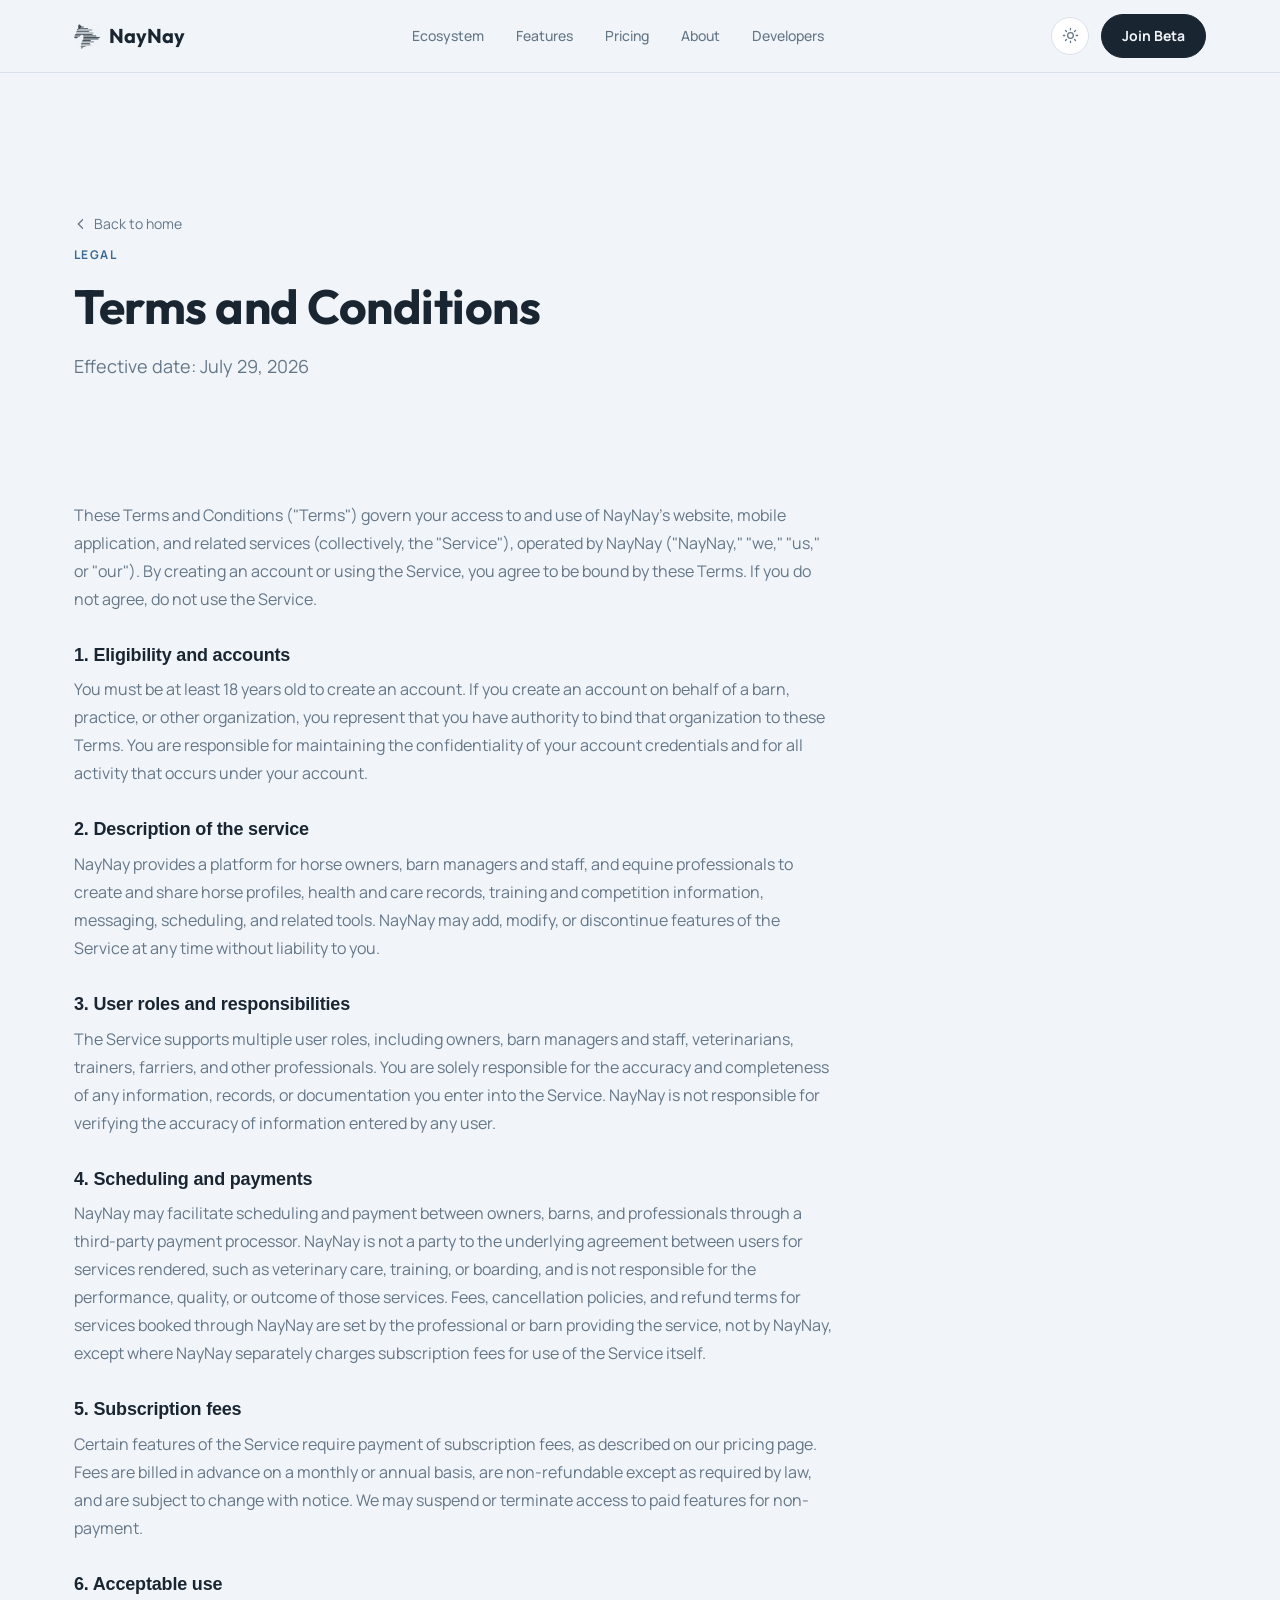
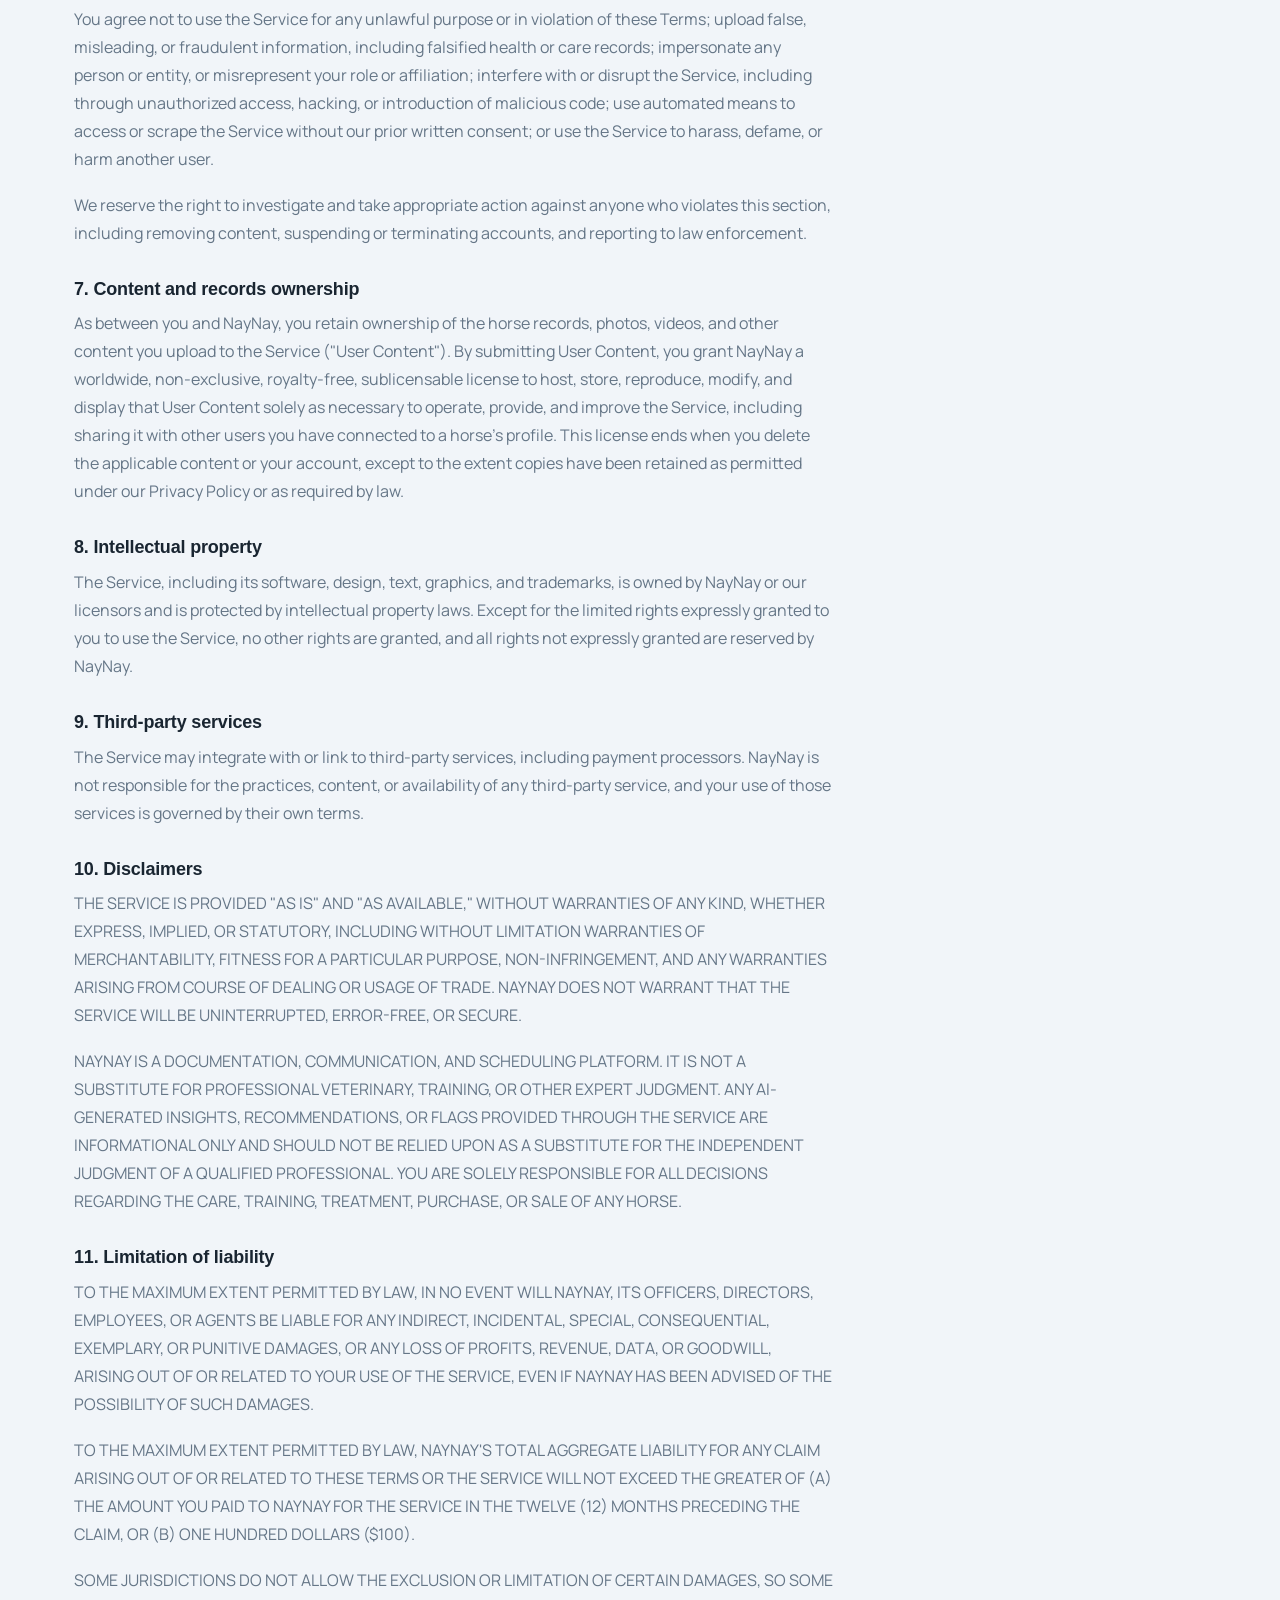
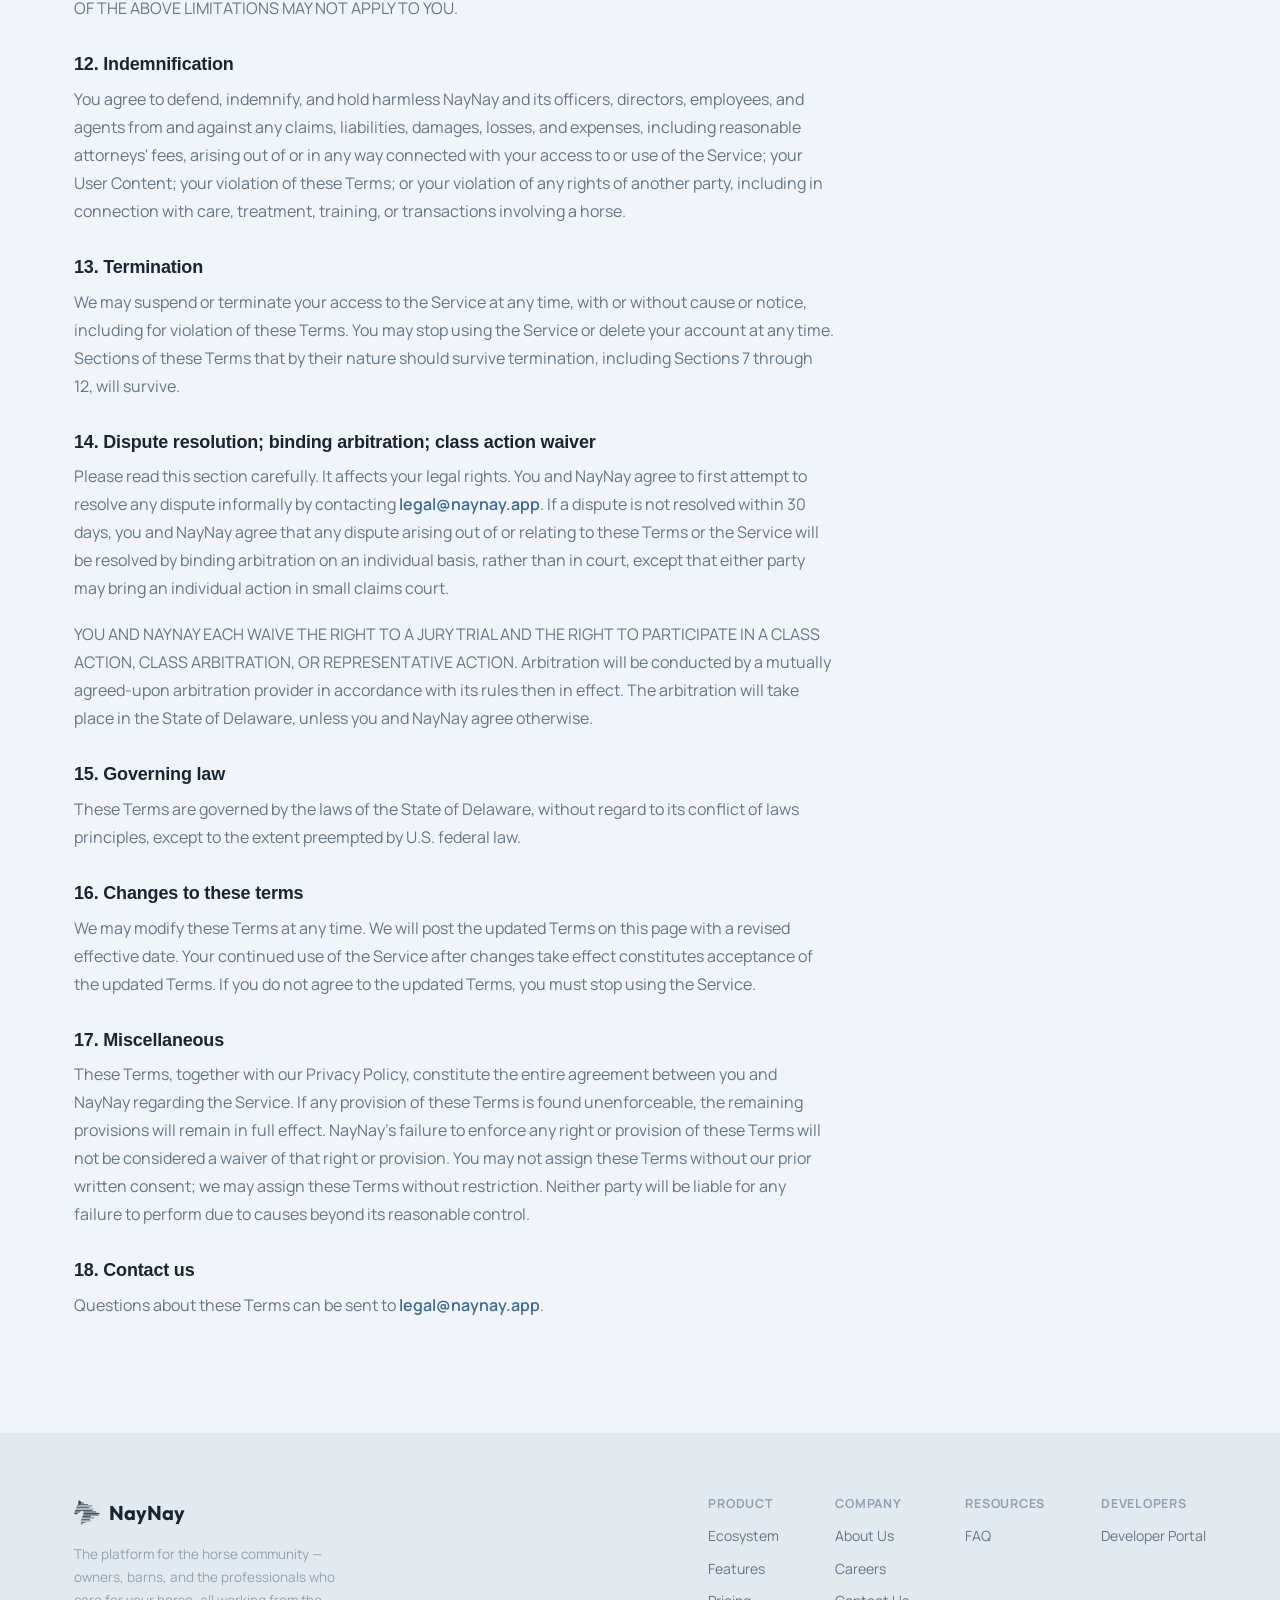
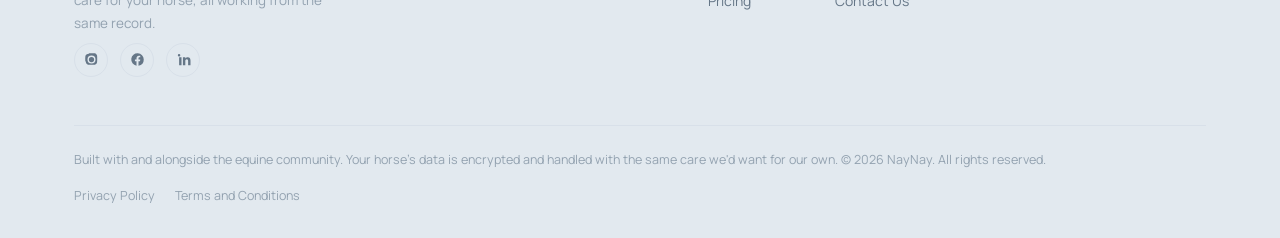
<file: terms.html>
<!DOCTYPE html>
<html lang="en">
<head>
<meta charset="UTF-8" />
<meta name="viewport" content="width=device-width, initial-scale=1.0" />
<title>Terms and Conditions — NayNay</title>
<link rel="icon" href="favicon.ico" type="image/x-icon">
<link rel="icon" type="image/png" sizes="256x256" href="images/favicon-mark.png">
<link rel="canonical" href="https://naynay.app/terms.html" />
<link rel="preconnect" href="https://fonts.googleapis.com">
<link href="https://fonts.googleapis.com/css2?family=Outfit:wght@500;600;700&family=Manrope:wght@400;600;700;800&display=swap" rel="stylesheet">
<link href="https://fonts.googleapis.com/css2?family=Material+Symbols+Outlined:opsz,wght,FILL,GRAD@20,400,0,0" rel="stylesheet">
<link rel="stylesheet" href="styles.css">
</head>
<body>

<header class="site-header">
  <div class="wrap nav-row">
    <a href="index.html" class="logo"><span class="logo-mark" aria-hidden="true"></span>NayNay</a>
    <nav class="nav-links">
      <a href="index.html#ecosystem">Ecosystem</a>
      <a href="index.html#features">Features</a>
      <a href="index.html#pricing">Pricing</a>
      <a href="about.html">About</a>
      <a href="developers.html">Developers</a>
    </nav>
    <div class="nav-actions">
      <button class="theme-toggle" aria-label="Toggle dark mode">
        <svg viewBox="0 0 24 24" fill="none" stroke="currentColor" stroke-width="1.8"><circle cx="12" cy="12" r="4"/><path d="M12 2v2M12 20v2M4.9 4.9l1.4 1.4M17.7 17.7l1.4 1.4M2 12h2M20 12h2M4.9 19.1l1.4-1.4M17.7 6.3l1.4-1.4" stroke-linecap="round"/></svg>
      </button>
      <a href="contact.html?topic=beta&amp;message=I%27d%20like%20to%20join%20the%20NayNay%20beta." class="nav-cta">Join Beta</a>
      <button class="nav-burger" aria-label="Open menu">
        <svg viewBox="0 0 24 24" fill="none" stroke="currentColor" stroke-width="2"><path d="M3 6h18M3 12h18M3 18h18" stroke-linecap="round"/></svg>
      </button>
    </div>
  </div>
</header>

<main>
  <section class="page-hero" style="padding-bottom:24px;">
    <div class="wrap">
      <a href="index.html" class="back-home">
        <svg viewBox="0 0 18 18" fill="none"><path d="M11 3.5L5.5 9l5.5 5.5" stroke="currentColor" stroke-width="1.6" stroke-linecap="round" stroke-linejoin="round"/></svg>
        Back to home
      </a>
      <span class="eyebrow">Legal</span>
      <h1>Terms and Conditions</h1>
      <p class="lead">Effective date: July 29, 2026</p>
    </div>
  </section>

  <section class="section" style="border-bottom:none;">
    <div class="wrap prose">
      <p>These Terms and Conditions ("Terms") govern your access to and use of NayNay's website, mobile application, and related services (collectively, the "Service"), operated by NayNay ("NayNay," "we," "us," or "our"). By creating an account or using the Service, you agree to be bound by these Terms. If you do not agree, do not use the Service.</p>

      <h3 style="font-family:'DM Sans',sans-serif;font-size:18px;margin:32px 0 10px;">1. Eligibility and accounts</h3>
      <p>You must be at least 18 years old to create an account. If you create an account on behalf of a barn, practice, or other organization, you represent that you have authority to bind that organization to these Terms. You are responsible for maintaining the confidentiality of your account credentials and for all activity that occurs under your account.</p>

      <h3 style="font-family:'DM Sans',sans-serif;font-size:18px;margin:32px 0 10px;">2. Description of the service</h3>
      <p>NayNay provides a platform for horse owners, barn managers and staff, and equine professionals to create and share horse profiles, health and care records, training and competition information, messaging, scheduling, and related tools. NayNay may add, modify, or discontinue features of the Service at any time without liability to you.</p>

      <h3 style="font-family:'DM Sans',sans-serif;font-size:18px;margin:32px 0 10px;">3. User roles and responsibilities</h3>
      <p>The Service supports multiple user roles, including owners, barn managers and staff, veterinarians, trainers, farriers, and other professionals. You are solely responsible for the accuracy and completeness of any information, records, or documentation you enter into the Service. NayNay is not responsible for verifying the accuracy of information entered by any user.</p>

      <h3 style="font-family:'DM Sans',sans-serif;font-size:18px;margin:32px 0 10px;">4. Scheduling and payments</h3>
      <p>NayNay may facilitate scheduling and payment between owners, barns, and professionals through a third-party payment processor. NayNay is not a party to the underlying agreement between users for services rendered, such as veterinary care, training, or boarding, and is not responsible for the performance, quality, or outcome of those services. Fees, cancellation policies, and refund terms for services booked through NayNay are set by the professional or barn providing the service, not by NayNay, except where NayNay separately charges subscription fees for use of the Service itself.</p>

      <h3 style="font-family:'DM Sans',sans-serif;font-size:18px;margin:32px 0 10px;">5. Subscription fees</h3>
      <p>Certain features of the Service require payment of subscription fees, as described on our pricing page. Fees are billed in advance on a monthly or annual basis, are non-refundable except as required by law, and are subject to change with notice. We may suspend or terminate access to paid features for non-payment.</p>

      <h3 style="font-family:'DM Sans',sans-serif;font-size:18px;margin:32px 0 10px;">6. Acceptable use</h3>
      <p>You agree not to use the Service for any unlawful purpose or in violation of these Terms; upload false, misleading, or fraudulent information, including falsified health or care records; impersonate any person or entity, or misrepresent your role or affiliation; interfere with or disrupt the Service, including through unauthorized access, hacking, or introduction of malicious code; use automated means to access or scrape the Service without our prior written consent; or use the Service to harass, defame, or harm another user.</p>
      <p>We reserve the right to investigate and take appropriate action against anyone who violates this section, including removing content, suspending or terminating accounts, and reporting to law enforcement.</p>

      <h3 style="font-family:'DM Sans',sans-serif;font-size:18px;margin:32px 0 10px;">7. Content and records ownership</h3>
      <p>As between you and NayNay, you retain ownership of the horse records, photos, videos, and other content you upload to the Service ("User Content"). By submitting User Content, you grant NayNay a worldwide, non-exclusive, royalty-free, sublicensable license to host, store, reproduce, modify, and display that User Content solely as necessary to operate, provide, and improve the Service, including sharing it with other users you have connected to a horse's profile. This license ends when you delete the applicable content or your account, except to the extent copies have been retained as permitted under our Privacy Policy or as required by law.</p>

      <h3 style="font-family:'DM Sans',sans-serif;font-size:18px;margin:32px 0 10px;">8. Intellectual property</h3>
      <p>The Service, including its software, design, text, graphics, and trademarks, is owned by NayNay or our licensors and is protected by intellectual property laws. Except for the limited rights expressly granted to you to use the Service, no other rights are granted, and all rights not expressly granted are reserved by NayNay.</p>

      <h3 style="font-family:'DM Sans',sans-serif;font-size:18px;margin:32px 0 10px;">9. Third-party services</h3>
      <p>The Service may integrate with or link to third-party services, including payment processors. NayNay is not responsible for the practices, content, or availability of any third-party service, and your use of those services is governed by their own terms.</p>

      <h3 style="font-family:'DM Sans',sans-serif;font-size:18px;margin:32px 0 10px;">10. Disclaimers</h3>
      <p>THE SERVICE IS PROVIDED "AS IS" AND "AS AVAILABLE," WITHOUT WARRANTIES OF ANY KIND, WHETHER EXPRESS, IMPLIED, OR STATUTORY, INCLUDING WITHOUT LIMITATION WARRANTIES OF MERCHANTABILITY, FITNESS FOR A PARTICULAR PURPOSE, NON-INFRINGEMENT, AND ANY WARRANTIES ARISING FROM COURSE OF DEALING OR USAGE OF TRADE. NAYNAY DOES NOT WARRANT THAT THE SERVICE WILL BE UNINTERRUPTED, ERROR-FREE, OR SECURE.</p>
      <p>NAYNAY IS A DOCUMENTATION, COMMUNICATION, AND SCHEDULING PLATFORM. IT IS NOT A SUBSTITUTE FOR PROFESSIONAL VETERINARY, TRAINING, OR OTHER EXPERT JUDGMENT. ANY AI-GENERATED INSIGHTS, RECOMMENDATIONS, OR FLAGS PROVIDED THROUGH THE SERVICE ARE INFORMATIONAL ONLY AND SHOULD NOT BE RELIED UPON AS A SUBSTITUTE FOR THE INDEPENDENT JUDGMENT OF A QUALIFIED PROFESSIONAL. YOU ARE SOLELY RESPONSIBLE FOR ALL DECISIONS REGARDING THE CARE, TRAINING, TREATMENT, PURCHASE, OR SALE OF ANY HORSE.</p>

      <h3 style="font-family:'DM Sans',sans-serif;font-size:18px;margin:32px 0 10px;">11. Limitation of liability</h3>
      <p>TO THE MAXIMUM EXTENT PERMITTED BY LAW, IN NO EVENT WILL NAYNAY, ITS OFFICERS, DIRECTORS, EMPLOYEES, OR AGENTS BE LIABLE FOR ANY INDIRECT, INCIDENTAL, SPECIAL, CONSEQUENTIAL, EXEMPLARY, OR PUNITIVE DAMAGES, OR ANY LOSS OF PROFITS, REVENUE, DATA, OR GOODWILL, ARISING OUT OF OR RELATED TO YOUR USE OF THE SERVICE, EVEN IF NAYNAY HAS BEEN ADVISED OF THE POSSIBILITY OF SUCH DAMAGES.</p>
      <p>TO THE MAXIMUM EXTENT PERMITTED BY LAW, NAYNAY'S TOTAL AGGREGATE LIABILITY FOR ANY CLAIM ARISING OUT OF OR RELATED TO THESE TERMS OR THE SERVICE WILL NOT EXCEED THE GREATER OF (A) THE AMOUNT YOU PAID TO NAYNAY FOR THE SERVICE IN THE TWELVE (12) MONTHS PRECEDING THE CLAIM, OR (B) ONE HUNDRED DOLLARS ($100).</p>
      <p>SOME JURISDICTIONS DO NOT ALLOW THE EXCLUSION OR LIMITATION OF CERTAIN DAMAGES, SO SOME OF THE ABOVE LIMITATIONS MAY NOT APPLY TO YOU.</p>

      <h3 style="font-family:'DM Sans',sans-serif;font-size:18px;margin:32px 0 10px;">12. Indemnification</h3>
      <p>You agree to defend, indemnify, and hold harmless NayNay and its officers, directors, employees, and agents from and against any claims, liabilities, damages, losses, and expenses, including reasonable attorneys' fees, arising out of or in any way connected with your access to or use of the Service; your User Content; your violation of these Terms; or your violation of any rights of another party, including in connection with care, treatment, training, or transactions involving a horse.</p>

      <h3 style="font-family:'DM Sans',sans-serif;font-size:18px;margin:32px 0 10px;">13. Termination</h3>
      <p>We may suspend or terminate your access to the Service at any time, with or without cause or notice, including for violation of these Terms. You may stop using the Service or delete your account at any time. Sections of these Terms that by their nature should survive termination, including Sections 7 through 12, will survive.</p>

      <h3 style="font-family:'DM Sans',sans-serif;font-size:18px;margin:32px 0 10px;">14. Dispute resolution; binding arbitration; class action waiver</h3>
      <p>Please read this section carefully. It affects your legal rights. You and NayNay agree to first attempt to resolve any dispute informally by contacting <a href="mailto:legal@naynay.app" style="color:var(--teal);font-weight:600;">legal@naynay.app</a>. If a dispute is not resolved within 30 days, you and NayNay agree that any dispute arising out of or relating to these Terms or the Service will be resolved by binding arbitration on an individual basis, rather than in court, except that either party may bring an individual action in small claims court.</p>
      <p>YOU AND NAYNAY EACH WAIVE THE RIGHT TO A JURY TRIAL AND THE RIGHT TO PARTICIPATE IN A CLASS ACTION, CLASS ARBITRATION, OR REPRESENTATIVE ACTION. Arbitration will be conducted by a mutually agreed-upon arbitration provider in accordance with its rules then in effect. The arbitration will take place in the State of Delaware, unless you and NayNay agree otherwise.</p>

      <h3 style="font-family:'DM Sans',sans-serif;font-size:18px;margin:32px 0 10px;">15. Governing law</h3>
      <p>These Terms are governed by the laws of the State of Delaware, without regard to its conflict of laws principles, except to the extent preempted by U.S. federal law.</p>

      <h3 style="font-family:'DM Sans',sans-serif;font-size:18px;margin:32px 0 10px;">16. Changes to these terms</h3>
      <p>We may modify these Terms at any time. We will post the updated Terms on this page with a revised effective date. Your continued use of the Service after changes take effect constitutes acceptance of the updated Terms. If you do not agree to the updated Terms, you must stop using the Service.</p>

      <h3 style="font-family:'DM Sans',sans-serif;font-size:18px;margin:32px 0 10px;">17. Miscellaneous</h3>
      <p>These Terms, together with our Privacy Policy, constitute the entire agreement between you and NayNay regarding the Service. If any provision of these Terms is found unenforceable, the remaining provisions will remain in full effect. NayNay's failure to enforce any right or provision of these Terms will not be considered a waiver of that right or provision. You may not assign these Terms without our prior written consent; we may assign these Terms without restriction. Neither party will be liable for any failure to perform due to causes beyond its reasonable control.</p>

      <h3 style="font-family:'DM Sans',sans-serif;font-size:18px;margin:32px 0 10px;">18. Contact us</h3>
      <p>Questions about these Terms can be sent to <a href="mailto:legal@naynay.app" style="color:var(--teal);font-weight:600;">legal@naynay.app</a>.</p>
    </div>
  </section>
</main>

<footer class="site-footer">
  <div class="wrap">
    <div class="footer-top">
      <div class="footer-brand">
        <a href="index.html" class="logo"><span class="logo-mark" aria-hidden="true"></span>NayNay</a>
        <p>The platform for the horse community — owners, barns, and the professionals who care for your horse, all working from the same record.</p>
        <div class="footer-social">
          <a href="#" aria-label="Instagram"><svg viewBox="0 0 24 24" fill="currentColor"><path d="M12 2c2.7 0 3 0 4.1.1 1.1 0 1.8.2 2.2.4.6.2 1 .5 1.4.9.4.4.7.9.9 1.4.2.4.4 1.1.4 2.2.1 1.2.1 1.5.1 4.2s0 3-.1 4.1c0 1.1-.2 1.8-.4 2.2-.2.6-.5 1-.9 1.4-.4.4-.9.7-1.4.9-.4.2-1.1.4-2.2.4-1.2.1-1.5.1-4.2.1s-3 0-4.1-.1c-1.1 0-1.8-.2-2.2-.4-.6-.2-1-.5-1.4-.9-.4-.4-.7-.9-.9-1.4-.2-.4-.4-1.1-.4-2.2C2 15 2 14.7 2 12s0-3 .1-4.1c0-1.1.2-1.8.4-2.2.2-.6.5-1 .9-1.4.4-.4.9-.7 1.4-.9.4-.2 1.1-.4 2.2-.4C8 2 8.3 2 11 2h1zm0 3.6a6.4 6.4 0 100 12.8 6.4 6.4 0 000-12.8zm0 10.6a4.2 4.2 0 110-8.4 4.2 4.2 0 010 8.4zm6.6-10.9a1.5 1.5 0 11-3 0 1.5 1.5 0 013 0z"/></svg></a>
          <a href="#" aria-label="Facebook"><svg viewBox="0 0 24 24" fill="currentColor"><path d="M22 12a10 10 0 10-11.6 9.9v-7H7.9V12h2.5V9.8c0-2.5 1.5-3.9 3.8-3.9 1.1 0 2.2.2 2.2.2v2.4h-1.2c-1.2 0-1.6.8-1.6 1.6V12h2.8l-.4 2.9h-2.4v7A10 10 0 0022 12z"/></svg></a>
          <a href="#" aria-label="LinkedIn"><svg viewBox="0 0 24 24" fill="currentColor"><path d="M6.9 5A2 2 0 114.9 3a2 2 0 012 2zM5 8.5h3.8V21H5V8.5zm6.3 0h3.6v1.7h.1c.5-1 1.8-2 3.6-2 3.9 0 4.6 2.5 4.6 5.9V21h-3.8v-6.2c0-1.5 0-3.4-2.1-3.4s-2.4 1.6-2.4 3.3V21h-3.8V8.5z"/></svg></a>
        </div>
      </div>
      <div class="footer-cols">
        <div class="footer-col">
          <h4>Product</h4>
          <a href="index.html#ecosystem">Ecosystem</a>
          <a href="index.html#features">Features</a>
          <a href="index.html#pricing">Pricing</a>
        </div>
        <div class="footer-col">
          <h4>Company</h4>
          <a href="about.html">About Us</a>
          <a href="careers.html">Careers</a>
          <a href="contact.html">Contact Us</a>
        </div>
        <div class="footer-col">
          <h4>Resources</h4>
          <a href="index.html#faq">FAQ</a>
        </div>
        <div class="footer-col">
          <h4>Developers</h4>
          <a href="developers.html">Developer Portal</a>
        </div>
      </div>
    </div>
    <div class="footer-trust">
      <span>Built with and alongside the equine community. Your horse's data is encrypted and handled with the same care we'd want for our own. &copy; 2026 NayNay. All rights reserved.</span>
      <span class="footer-legal">
        <a href="privacy.html">Privacy Policy</a>
        <a href="terms.html">Terms and Conditions</a>
      </span>
    </div>
  </div>
</footer>

<script src="script.js"></script>
</body>
</html>
</file>
<file: styles.css>
/* ===================================================================
   NayNay Marketing Site — Shared Stylesheet
   Tokens mirror the shipped app's design system (steel-blue brand,
   Outfit/Manrope type) — see NayNay_Design/design-source/design_handoff_foundations/tokens.json.
=================================================================== */

:root{
  --radius-sm:8px; --radius-md:16px; --radius-lg:24px; --radius-full:999px;

  /* Light mode (default) */
  --bg:#F1F5F9;
  --surface:#FFFFFF;
  --surface-alt:#E2E9EF;
  --border:#D8E0E9;
  --border-strong:#B0BFCE;
  --text:#192531;
  --text2:#657687;
  --text3:#93A2B0;
  --teal:#3B6A94;
  --teal-strong:#24466B;
  --teal-bg:#E3ECF5;
  --amber:#8A5A00;
  --amber-bg:#FFF3E0;
  --red:#8A2020;
  --red-bg:#FAECEC;
  --shadow: 0 1px 2px rgba(14,30,46,0.04), 0 8px 24px rgba(14,30,46,0.06);
  --overlay-scrim: linear-gradient(180deg, rgba(10,24,36,0.55) 0%, rgba(10,24,36,0.72) 55%, rgba(10,24,36,0.92) 100%);
}

[data-theme="dark"]{
  --bg:#131C25;
  --surface:#1A242F;
  --surface-alt:#233140;
  --border:#293748;
  --border-strong:#3A4B60;
  --text:#DDE4EC;
  --text2:#8595A6;
  --text3:#647689;
  --teal:#8FBDE7;
  --teal-strong:#C3DDF3;
  --teal-bg:#1B2E42;
  --amber:#D4A040;
  --amber-bg:#2A1A00;
  --red:#E06060;
  --red-bg:#2A1010;
  --shadow: 0 1px 2px rgba(0,0,0,0.3), 0 12px 32px rgba(0,0,0,0.35);
  --overlay-scrim: linear-gradient(180deg, rgba(5,12,18,0.65) 0%, rgba(5,12,18,0.8) 55%, rgba(5,12,18,0.96) 100%);
}

*{ box-sizing:border-box; }
html{ scroll-behavior:smooth; }
body{
  margin:0;
  background:var(--bg);
  color:var(--text);
  font-family:'Manrope', -apple-system, BlinkMacSystemFont, sans-serif;
  font-size:16px;
  line-height:1.6;
  -webkit-font-smoothing:antialiased;
  transition:background 0.25s ease, color 0.25s ease;
}
h1,h2,h3,h4{
  font-family:'Outfit', -apple-system, BlinkMacSystemFont, sans-serif;
  font-weight:700;
  line-height:1.15;
  margin:0;
  color:var(--text);
  letter-spacing:-0.01em;
}
.material-symbols-outlined{
  font-family:'Material Symbols Outlined';
  font-weight:normal;
  font-style:normal;
  font-size:20px;
  line-height:1;
  display:inline-block;
  vertical-align:middle;
  -webkit-font-smoothing:antialiased;
}
.icon-inline{ display:inline-flex; align-items:center; justify-content:center; }
p{ margin:0; }
a{ color:inherit; text-decoration:none; }
img{ max-width:100%; display:block; }
button{ font-family:inherit; cursor:pointer; }

.wrap{ max-width:1180px; margin:0 auto; padding:0 24px; }
.eyebrow{
  font-size:12px; font-weight:700; letter-spacing:0.12em; text-transform:uppercase;
  color:var(--teal); margin-bottom:14px; display:block;
}
.section{ padding:96px 0; border-bottom:1px solid var(--border); }
.section-head{ max-width:640px; margin:0 0 48px; }
.section-head h2{ font-size:clamp(28px,4vw,40px); margin-bottom:16px; }
.section-head p{ font-size:17px; color:var(--text2); }
.section-head.center{ margin-left:auto; margin-right:auto; text-align:center; }

/* ---------------- Header / Nav ---------------- */
.site-header{
  position:sticky; top:0; z-index:100;
  background:color-mix(in srgb, var(--bg) 88%, transparent);
  backdrop-filter:blur(10px);
  border-bottom:1px solid var(--border);
}
.nav-row{ display:flex; align-items:center; justify-content:space-between; height:72px; }
.logo{ display:flex; align-items:center; gap:9px; font-family:'Outfit',sans-serif; font-weight:700; font-size:20px; }
.logo svg{ flex-shrink:0; }
.logo-mark{
  width:26px; height:26px; flex-shrink:0; background-color:currentColor;
  -webkit-mask:url(images/naynay-logo-mark.png) center/contain no-repeat;
  mask:url(images/naynay-logo-mark.png) center/contain no-repeat;
}
.nav-links{ display:flex; align-items:center; gap:32px; }
.nav-links a{ font-size:14px; font-weight:500; color:var(--text2); transition:color 0.15s; display:inline-flex; align-items:center; gap:5px; }
.nav-links a .material-symbols-outlined{ font-size:17px; }
.nav-links a:hover{ color:var(--teal); }
.nav-actions{ display:flex; align-items:center; gap:12px; }
.theme-toggle{
  width:38px; height:38px; border-radius:var(--radius-full); border:1px solid var(--border);
  background:var(--surface); display:flex; align-items:center; justify-content:center; color:var(--text2);
}
.theme-toggle svg{ width:17px; height:17px; }
.nav-cta{
  font-size:14px; font-weight:700; padding:10px 20px; border-radius:var(--radius-full);
  background:var(--text); color:var(--bg); border:1px solid var(--text);
}
.nav-burger{ display:none; width:38px;height:38px;align-items:center;justify-content:center;border:1px solid var(--border);border-radius:var(--radius-full);background:var(--surface); }
.nav-burger svg{ width:18px;height:18px; }

@media(max-width:860px){
  .nav-links{ display:none; }
  .nav-links.mobile-open{
    display:flex; flex-direction:column; align-items:flex-start; gap:4px;
    position:absolute; top:72px; left:0; right:0; background:var(--surface);
    border-bottom:1px solid var(--border); padding:12px 24px 20px;
  }
  .nav-burger{ display:flex; }
}

/* ---------------- Buttons ---------------- */
.btn{
  display:inline-flex; align-items:center; justify-content:center; gap:8px;
  font-size:15px; font-weight:700; padding:14px 26px; border-radius:var(--radius-full);
  border:1px solid transparent; transition:transform 0.15s ease, opacity 0.15s ease;
}
.btn:hover{ transform:translateY(-1px); }
.btn-primary{ background:var(--teal); color:#fff; }
[data-theme="dark"] .btn-primary{ color:#10151B; }
.btn-secondary{ background:transparent; color:var(--text); border-color:var(--border-strong); }
.btn-ghost-onDark{ background:rgba(255,255,255,0.1); color:#fff; border-color:rgba(255,255,255,0.35); }
.btn-row{ display:flex; gap:14px; flex-wrap:wrap; }

/* ---------------- Hero ---------------- */
.hero{
  position:relative; overflow:hidden; color:#fff;
  padding:180px 0 120px;
  background:#131C25;
}
.hero-bg{ position:absolute; inset:0; overflow:hidden; }
.hero-bg video{
  width:100%; height:100%; object-fit:cover; opacity:0.55;
  position:absolute; top:0; left:0;
}
.hero-bg img{
  width:110%; height:110%; object-fit:cover; opacity:0.55;
  position:absolute; top:-5%; left:-5%;
  animation: heroDrift 26s ease-in-out infinite alternate;
}
@keyframes heroDrift{
  0%{ transform:scale(1) translate(0,0); }
  100%{ transform:scale(1.12) translate(-2%,-1%); }
}
@media (prefers-reduced-motion: reduce){
  .hero-bg img{ animation:none; }
}
.hero-bg::after{ content:''; position:absolute; inset:0; background:var(--overlay-scrim); }
.hero-inner{ position:relative; z-index:2; max-width:720px; }
.hero .eyebrow{ color:#A9C9E8; }
.hero h1{ font-size:clamp(36px,6vw,60px); color:#fff; margin-bottom:22px; }
.hero p.lead{ font-size:19px; color:rgba(255,255,255,0.82); max-width:560px; margin-bottom:36px; line-height:1.65; }

/* ---------------- Ecosystem ---------------- */
.eco-diagram{ max-width:640px; margin:8px auto 40px; }
.eco-diagram svg{ width:100%; height:auto; }
.eco-line{ stroke:var(--border-strong); stroke-width:1.5; }
.eco-node circle{ fill:var(--surface); stroke:var(--border-strong); stroke-width:1.5; }
.eco-node-center circle{ fill:var(--teal-bg); stroke:var(--teal); stroke-width:2; }
.eco-node-title{ font-family:'Outfit',sans-serif; font-size:13px; font-weight:700; fill:var(--teal-strong); }
.eco-node-label{ font-family:'Manrope',sans-serif; font-size:14px; font-weight:600; fill:var(--text); }

.eco-grid{ display:grid; grid-template-columns:repeat(3,1fr); gap:24px; margin-top:16px; }
.eco-card{
  background:var(--surface); border:1px solid var(--border); border-radius:var(--radius-lg);
  padding:32px 28px; position:relative;
}
.eco-icon{
  width:44px; height:44px; border-radius:var(--radius-md); background:var(--teal-bg); color:var(--teal-strong);
  display:flex; align-items:center; justify-content:center; font-size:22px; margin-bottom:16px;
}
.eco-card h3{ font-size:20px; margin-bottom:10px; }
.eco-card p{ color:var(--text2); font-size:15px; line-height:1.65; }
.eco-tag{
  font-size:11px; font-weight:700; letter-spacing:0.06em; text-transform:uppercase;
  color:var(--teal); margin-bottom:10px; display:block;
}
.eco-detail-row{
  margin-top:40px; padding:20px 24px; background:var(--surface-alt); border-radius:var(--radius-md);
  font-size:13.5px; color:var(--text3); line-height:1.9;
}
@media(max-width:860px){ .eco-grid{ grid-template-columns:1fr; } }

/* ---------------- Benefits ---------------- */
.benefit-grid{ display:grid; grid-template-columns:repeat(3,1fr); gap:28px; }
.benefit-card h3{ font-size:18px; margin-bottom:10px; }
.benefit-card p{ color:var(--text2); font-size:15px; line-height:1.65; }
@media(max-width:860px){ .benefit-grid{ grid-template-columns:1fr; } }

/* ---------------- Features ---------------- */
.feature-grid{ display:grid; grid-template-columns:repeat(3,1fr); gap:20px; }
.feature-card{
  background:var(--surface); border:1px solid var(--border); border-radius:var(--radius-md);
  padding:26px 24px;
}
.feature-icon{
  width:38px; height:38px; border-radius:var(--radius-sm); background:var(--teal-bg); color:var(--teal-strong);
  display:flex; align-items:center; justify-content:center; font-size:19px; margin-bottom:14px;
}
.feature-card h3{ font-size:16.5px; margin-bottom:8px; }
.feature-card p{ font-size:14px; color:var(--text2); line-height:1.6; }
@media(max-width:860px){ .feature-grid{ grid-template-columns:1fr 1fr; } }
@media(max-width:560px){ .feature-grid{ grid-template-columns:1fr; } }

/* ---------------- Screenshots ---------------- */
.shots-row{ display:flex; gap:28px; justify-content:center; flex-wrap:wrap; margin-top:16px; }
.shot-frame{ text-align:center; max-width:250px; }
.shot-frame .phone{
  border-radius:32px; border:8px solid var(--surface); box-shadow:var(--shadow);
  overflow:hidden; background:#131C25;
}
[data-theme="dark"] .shot-frame .phone{ border-color:var(--surface-alt); }
.shot-frame .phone img{ display:block; width:100%; }
.shot-frame .phone img.shot-dark{ display:none; }
[data-theme="dark"] .shot-frame .phone img.shot-light{ display:none; }
[data-theme="dark"] .shot-frame .phone img.shot-dark{ display:block; }
.shot-frame .cap{ margin-top:16px; font-size:14px; font-weight:600; color:var(--text2); }

/* ---------------- Pricing ---------------- */
.pricing-toggle{
  display:flex; justify-content:center; gap:4px; margin:0 auto 40px; width:fit-content;
  background:var(--surface-alt); border:1px solid var(--border); border-radius:var(--radius-full); padding:4px;
}
.toggle-opt{
  border:none; background:none; padding:9px 20px; border-radius:var(--radius-full);
  font-size:14px; font-weight:600; color:var(--text2); display:flex; align-items:center; gap:8px;
}
.toggle-opt.active{ background:var(--surface); color:var(--text); box-shadow:var(--shadow); }
.pricing-grid{ display:grid; grid-template-columns:repeat(3,1fr); gap:24px; }
.price-card{
  background:var(--surface); border:1px solid var(--border); border-radius:var(--radius-lg);
  padding:32px 26px; text-align:left; position:relative;
}
.price-featured{ border-color:var(--teal); border-width:2px; }
.price-badge{
  position:absolute; top:-13px; left:26px; font-size:11px; font-weight:700;
  background:var(--teal); color:#fff; padding:4px 12px; border-radius:var(--radius-full);
}
[data-theme="dark"] .price-badge{ color:#10151B; }
.price-card h3{ font-size:18px; margin-bottom:14px; }
.price-amount{ font-size:22px; font-weight:700; color:var(--text); display:inline; }
.price-period{ font-size:13px; color:var(--text3); display:inline; margin-left:3px; }
.price-card > .price-amount{ font-size:34px; }
.price-annual{ display:block; font-size:12px; color:var(--text3); margin-top:4px; }
.price-card p{ color:var(--text2); font-size:14.5px; line-height:1.6; margin-top:14px; }
.pricing-addon{ margin-top:28px; text-align:center; font-size:14px; color:var(--text2); }
.pricing-note{ margin-top:6px; text-align:center; font-size:12.5px; color:var(--text3); }
.pricing-close{ margin-top:10px; text-align:center; font-size:13px; color:var(--text3); }
@media(max-width:860px){
  .pricing-grid{ grid-template-columns:1fr; }
  .pricing-grid-two{ grid-template-columns:1fr; }
  .pricing-grid-four{ grid-template-columns:1fr 1fr; }
}
@media(max-width:560px){ .pricing-grid-four{ grid-template-columns:1fr; } }

/* ---------------- Media Upgrade explainer ---------------- */
.media-upgrade{ margin-top:56px; }
.media-grid{ display:grid; grid-template-columns:1fr 1fr; gap:20px; max-width:820px; margin:0 auto; }
.media-card{
  background:var(--surface); border:1px solid var(--border); border-radius:var(--radius-md);
  padding:24px 22px;
}
.media-card p{ color:var(--text2); font-size:14.5px; line-height:1.65; margin-top:10px; }
.media-card-featured{ border-color:var(--teal); border-width:2px; }
@media(max-width:760px){ .media-grid{ grid-template-columns:1fr; } }

/* ---------------- Testimonials ---------------- */
.testi-grid{ display:grid; grid-template-columns:repeat(2,1fr); gap:24px; }
.testi-card{
  background:var(--surface); border:1px solid var(--border); border-radius:var(--radius-lg);
  padding:28px 26px;
}
.testi-card p.quote{ font-family:'Outfit',sans-serif; font-weight:600; font-size:18px; line-height:1.5; color:var(--text); margin-bottom:18px; }
.testi-meta{ display:flex; align-items:center; gap:10px; }
.testi-avatar{
  width:38px; height:38px; border-radius:50%; background:var(--teal-bg); color:var(--teal-strong);
  display:flex; align-items:center; justify-content:center; font-size:13px; font-weight:700; flex-shrink:0;
}
.testi-name{ font-size:14px; font-weight:700; }
.testi-role{ font-size:12.5px; color:var(--text3); }
@media(max-width:760px){ .testi-grid{ grid-template-columns:1fr; } }

/* ---------------- FAQ ---------------- */
.faq-cols{ display:grid; grid-template-columns:repeat(3,1fr); gap:36px; }
.faq-col h3{ font-size:15px; text-transform:uppercase; letter-spacing:0.06em; color:var(--teal); margin-bottom:16px; }
.faq-item{ border-bottom:1px solid var(--border); }
.faq-q{
  width:100%; text-align:left; background:none; border:none; padding:16px 0;
  display:flex; align-items:center; justify-content:space-between; gap:12px;
  font-size:14.5px; font-weight:600; color:var(--text);
}
.faq-q svg{ flex-shrink:0; transition:transform 0.2s; color:var(--text3); }
.faq-item.open .faq-q svg{ transform:rotate(180deg); }
.faq-a{ max-height:0; overflow:hidden; transition:max-height 0.25s ease; }
.faq-item.open .faq-a{ max-height:240px; }
.faq-a p{ padding:0 0 16px; font-size:14px; color:var(--text2); line-height:1.6; }
@media(max-width:860px){ .faq-cols{ grid-template-columns:1fr; } }

/* ---------------- Footer ---------------- */
.site-footer{ padding:64px 0 32px; background:var(--surface-alt); }
.footer-top{ display:flex; justify-content:space-between; gap:48px; flex-wrap:wrap; margin-bottom:48px; }
.footer-brand{ max-width:280px; }
.footer-brand .logo{ margin-bottom:14px; }
.footer-brand p{ font-size:13.5px; color:var(--text3); line-height:1.7; }
.footer-cols{ display:flex; gap:56px; flex-wrap:wrap; }
.footer-col h4{ font-family:'Manrope',sans-serif; font-size:12.5px; font-weight:700; text-transform:uppercase; letter-spacing:0.06em; color:var(--text3); margin-bottom:14px; }
.footer-col a{ display:block; font-size:14px; color:var(--text2); margin-bottom:10px; }
.footer-col a:hover{ color:var(--teal); }
.footer-social{ display:flex; gap:12px; margin-top:8px; }
.footer-social a{
  width:34px; height:34px; border-radius:50%; border:1px solid var(--border);
  display:flex; align-items:center; justify-content:center; color:var(--text2);
}
.footer-social svg{ width:15px; height:15px; }
.footer-trust{
  border-top:1px solid var(--border); padding-top:24px; font-size:12.5px; color:var(--text3);
  display:flex; justify-content:space-between; gap:16px; flex-wrap:wrap; align-items:center;
}
.footer-legal{ display:flex; gap:20px; }
.footer-legal a{ color:var(--text3); font-size:12.5px; }
.footer-legal a:hover{ color:var(--teal); }

/* ---------------- Simple page (about/careers/legal) ---------------- */
.page-hero{ padding:140px 0 64px; }
.page-hero .eyebrow{ }
.page-hero h1{ font-size:clamp(32px,5vw,48px); margin-bottom:18px; }
.page-hero p.lead{ font-size:18px; color:var(--text2); max-width:640px; }
.principle-grid{ display:grid; grid-template-columns:repeat(3,1fr); gap:24px; margin-top:16px; }
.principle-card{ background:var(--surface); border:1px solid var(--border); border-radius:var(--radius-md); padding:26px 24px; }
.principle-card h3{ font-size:16px; margin-bottom:8px; }
.principle-card p{ font-size:14px; color:var(--text2); line-height:1.6; }
@media(max-width:860px){ .principle-grid{ grid-template-columns:1fr; } }
.prose p{ font-size:16px; color:var(--text2); line-height:1.75; margin-bottom:18px; max-width:760px; }
.team-grid{ display:grid; grid-template-columns:repeat(3,1fr); gap:24px; margin-top:16px; }
.team-card{ text-align:center; }
.team-avatar{
  width:88px; height:88px; border-radius:50%; margin:0 auto 16px; background:var(--teal-bg); color:var(--teal-strong);
  display:flex; align-items:center; justify-content:center; font-size:26px; font-weight:700; font-family:'Outfit',sans-serif;
}
.team-name{ font-size:16px; font-weight:700; margin-bottom:4px; }
.team-title{ font-size:13.5px; color:var(--text3); }
@media(max-width:760px){ .team-grid{ grid-template-columns:1fr; } }
.callout-box{
  background:var(--surface); border:1px solid var(--border); border-radius:var(--radius-lg);
  padding:32px 28px; margin-top:16px;
}
.callout-box p{ margin-bottom:0; }
.callout-box a.btn{ margin-top:20px; }

/* ---------------- Contact form ---------------- */
.contact-layout{ display:grid; grid-template-columns:1.6fr 1fr; gap:48px; align-items:start; }
@media(max-width:860px){ .contact-layout{ grid-template-columns:1fr; } }
.contact-form{ display:flex; flex-direction:column; gap:22px; }
.form-field label{ display:block; font-size:13px; font-weight:700; color:var(--text2); margin-bottom:8px; }
.form-row{ display:grid; grid-template-columns:1fr 1fr; gap:16px; }
@media(max-width:560px){ .form-row{ grid-template-columns:1fr; } }
.contact-form input[type="text"],
.contact-form input[type="email"],
.contact-form input[type="tel"],
.contact-form textarea{
  width:100%; padding:13px 16px; border-radius:var(--radius-sm); border:1px solid var(--border);
  background:var(--surface); color:var(--text); font-size:15px; font-family:inherit;
}
.contact-form textarea{ min-height:130px; resize:vertical; line-height:1.5; }
.contact-form input:focus, .contact-form textarea:focus{ outline:none; border-color:var(--teal); }
.form-note{ font-size:12.5px; color:var(--text3); margin-top:-10px; }
.topic-grid{ display:grid; grid-template-columns:1fr 1fr; gap:10px; }
@media(max-width:560px){ .topic-grid{ grid-template-columns:1fr; } }
.topic-option{ display:block; cursor:pointer; }
.topic-option input{ position:absolute; opacity:0; width:0; height:0; }
.topic-option span{
  display:block; padding:12px 16px; border-radius:var(--radius-sm); border:1px solid var(--border);
  background:var(--surface); font-size:14px; font-weight:600; color:var(--text2); text-align:center;
  transition:border-color 0.15s, background 0.15s, color 0.15s;
}
.topic-option input:checked + span{ border-color:var(--teal); background:var(--teal-bg); color:var(--teal-strong); }
.topic-option input:focus-visible + span{ outline:2px solid var(--teal); outline-offset:2px; }
.form-status{ padding:14px 18px; border-radius:var(--radius-sm); font-size:14px; font-weight:600; }
.form-status-success{ background:var(--teal-bg); color:var(--teal-strong); }
.form-status-error{ background:var(--red-bg); color:var(--red); }
.contact-aside .eyebrow{ margin-bottom:10px; }

.back-home{ display:inline-flex; align-items:center; gap:6px; font-size:14px; color:var(--text2); margin-bottom:10px; }
.back-home svg{ width:14px; height:14px; }

/* ---------------- 404 page ---------------- */
.notfound-section{ padding:140px 0 120px; text-align:center; }
.notfound-wrap{ max-width:560px; margin:0 auto; }
.notfound-icon{
  font-size:56px; color:var(--teal); background:var(--teal-bg);
  width:96px; height:96px; border-radius:50%; display:flex; align-items:center; justify-content:center;
  margin:0 auto 24px;
}
.notfound-section h1{ font-size:clamp(26px,4vw,36px); margin-bottom:14px; }

/* ---------------- Developer portal ---------------- */
.dev-steps{ display:grid; grid-template-columns:repeat(4,1fr); gap:20px; }
.dev-step{
  background:var(--surface); border:1px solid var(--border); border-radius:var(--radius-md);
  padding:24px 20px;
}
.dev-step-num{
  font-family:'Manrope',sans-serif; font-size:13px; font-weight:700; color:var(--teal-strong);
  background:var(--teal-bg); display:inline-flex; align-items:center; justify-content:center;
  width:32px; height:32px; border-radius:50%; margin-bottom:14px;
}
.dev-step h3{ font-size:16px; margin-bottom:8px; }
.dev-step p{ font-size:14px; color:var(--text2); line-height:1.6; }
@media(max-width:860px){ .dev-steps{ grid-template-columns:1fr 1fr; } }
@media(max-width:560px){ .dev-steps{ grid-template-columns:1fr; } }

.code-block{
  background:#131C25; border-radius:var(--radius-lg); overflow:hidden; margin-bottom:36px;
  border:1px solid var(--border);
}
.code-block-head{
  display:flex; align-items:center; gap:6px; padding:12px 16px;
  background:rgba(255,255,255,0.04); border-bottom:1px solid rgba(255,255,255,0.08);
}
.code-dot{ width:9px; height:9px; border-radius:50%; background:rgba(255,255,255,0.18); }
.code-filename{ margin-left:8px; font-family:'JetBrains Mono',monospace; font-size:12px; color:#7AAABB; }
.code-block pre{ margin:0; padding:22px 24px; overflow-x:auto; }
.code-block code{
  font-family:'JetBrains Mono',monospace; font-size:13.5px; line-height:1.7; color:#E0EEF5;
  white-space:pre;
}

.scope-grid{ display:grid; grid-template-columns:repeat(4,1fr); gap:20px; margin-bottom:20px; }
.scope-card{
  background:var(--surface); border:1px solid var(--border); border-radius:var(--radius-md);
  padding:22px 20px;
}
.scope-icon{
  width:36px; height:36px; border-radius:var(--radius-sm); background:var(--teal-bg); color:var(--teal-strong);
  display:flex; align-items:center; justify-content:center; font-size:18px; margin-bottom:12px;
}
.scope-card h3{ font-family:'JetBrains Mono',monospace; font-size:13.5px; font-weight:500; margin-bottom:8px; color:var(--text); }
.scope-card p{ font-size:13.5px; color:var(--text2); line-height:1.6; }
@media(max-width:860px){ .scope-grid{ grid-template-columns:1fr 1fr; } }
@media(max-width:560px){ .scope-grid{ grid-template-columns:1fr; } }

.dev-note{ font-size:13.5px; color:var(--text3); text-align:center; }
</file>
